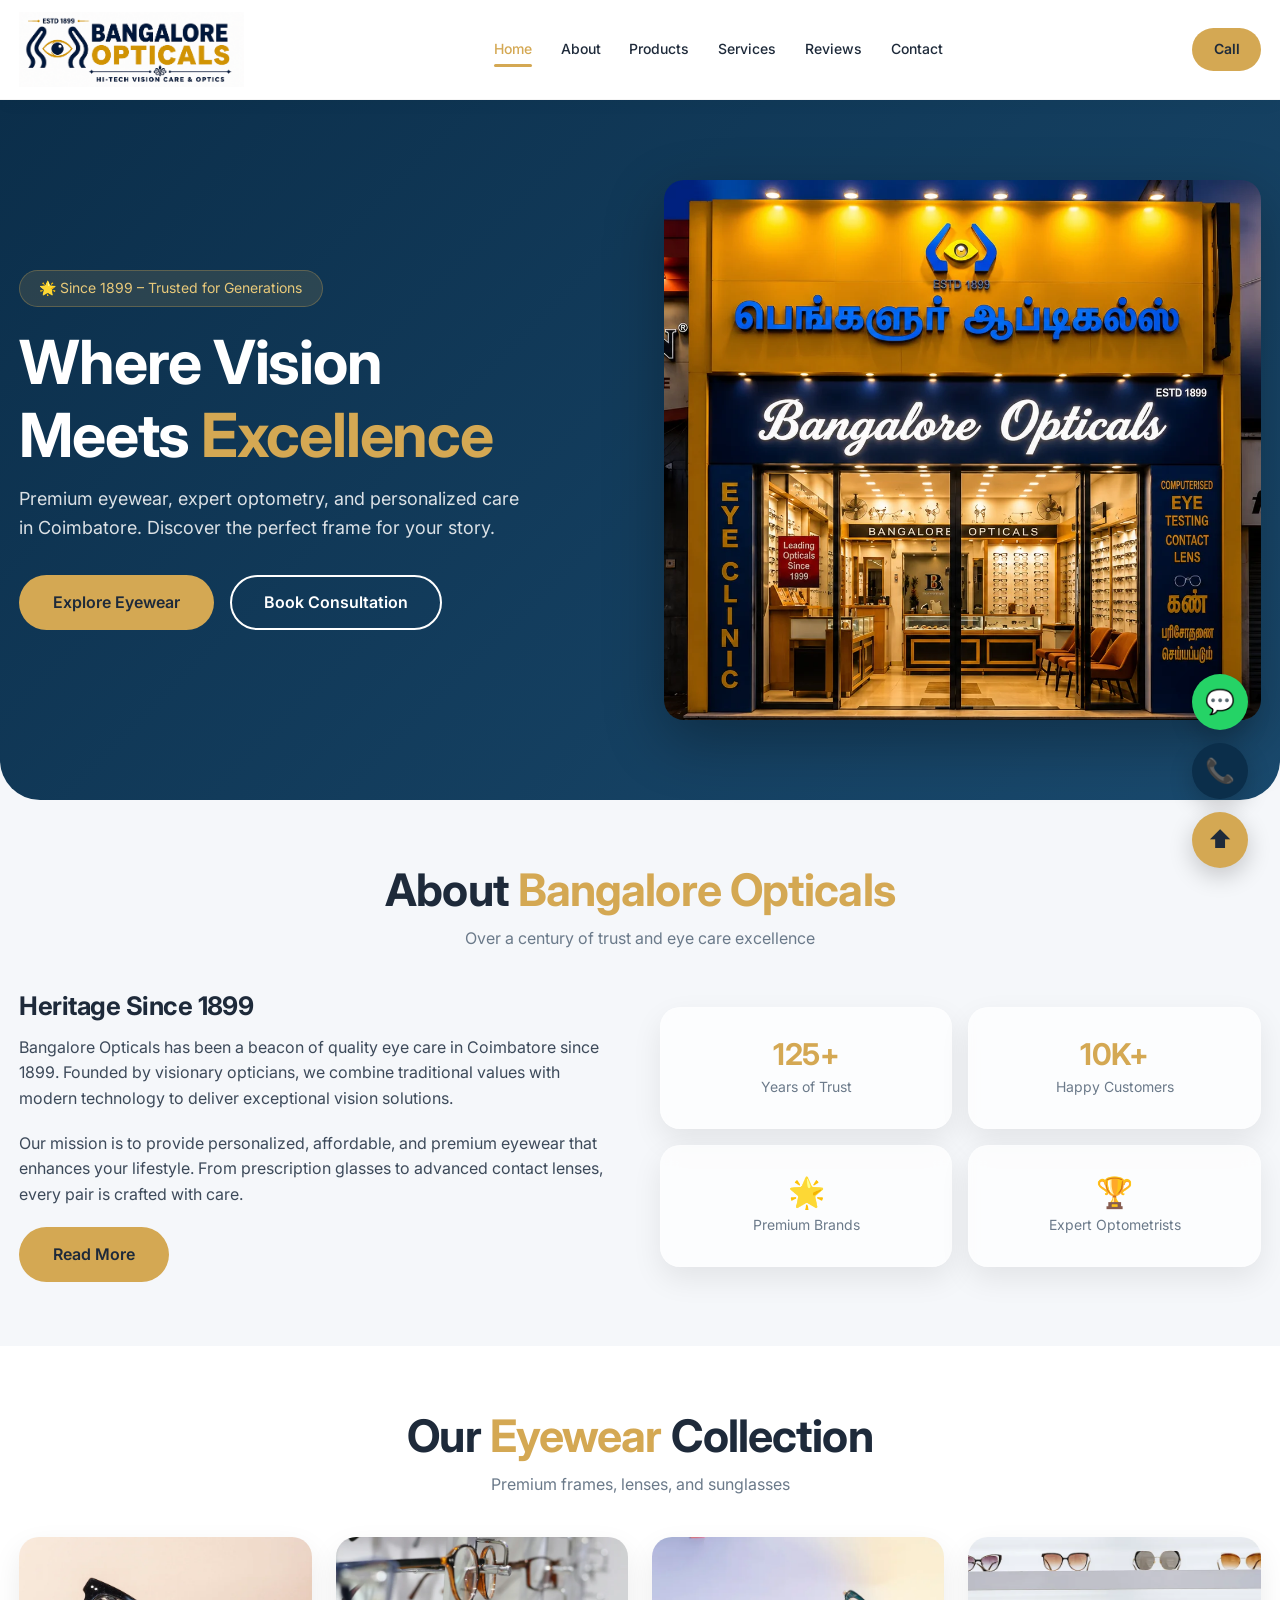
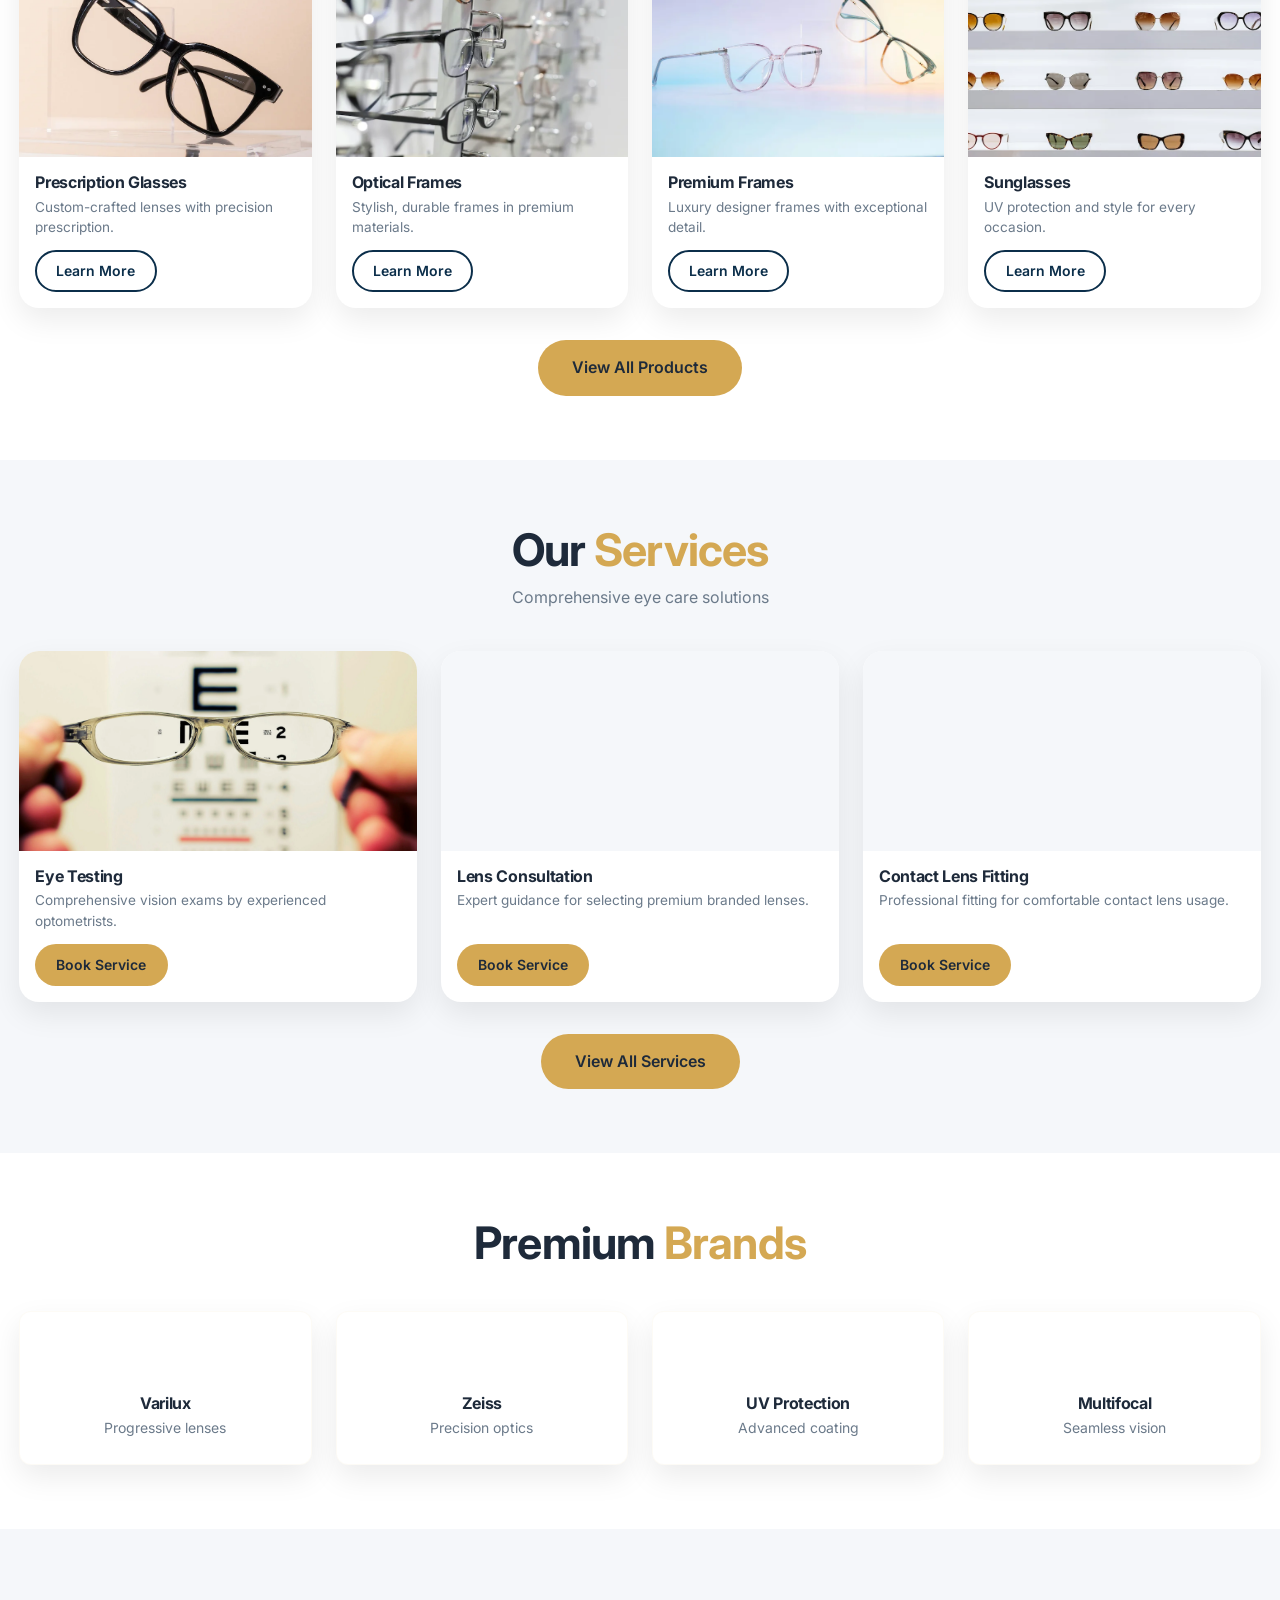
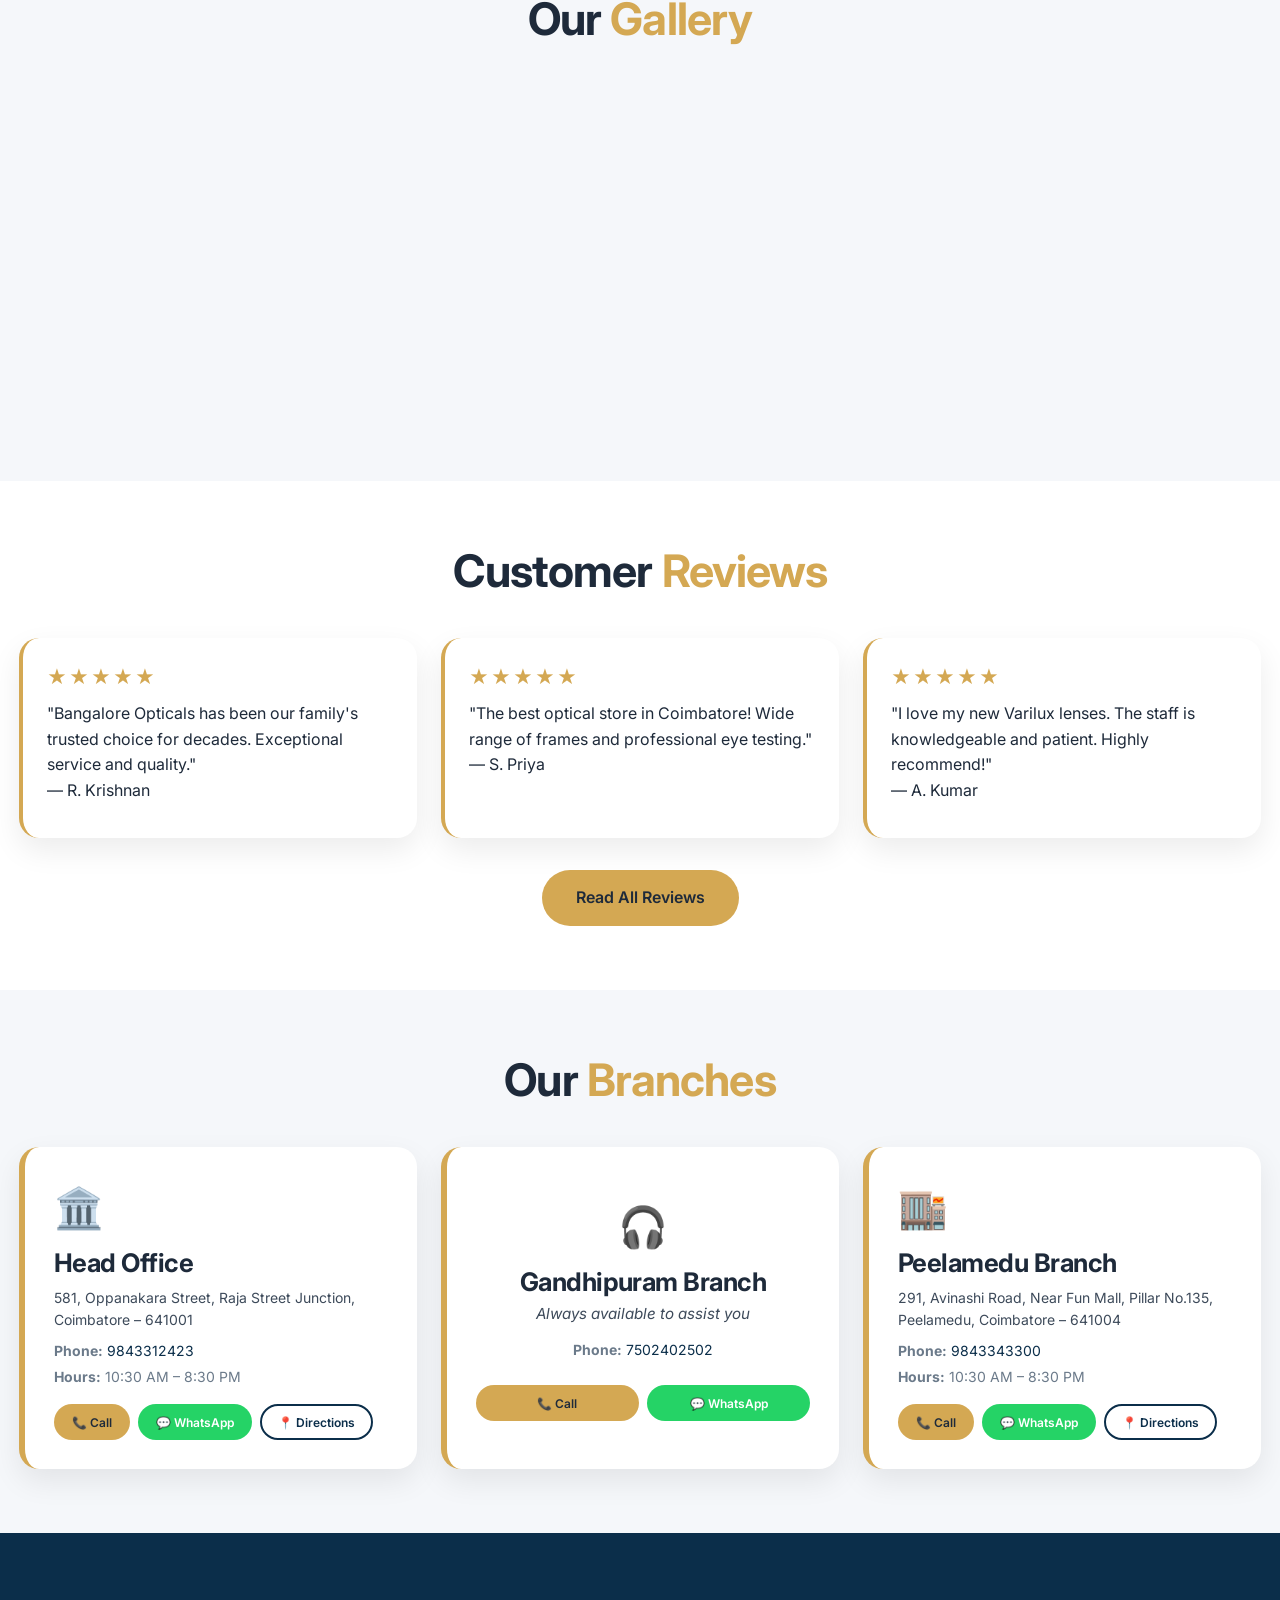
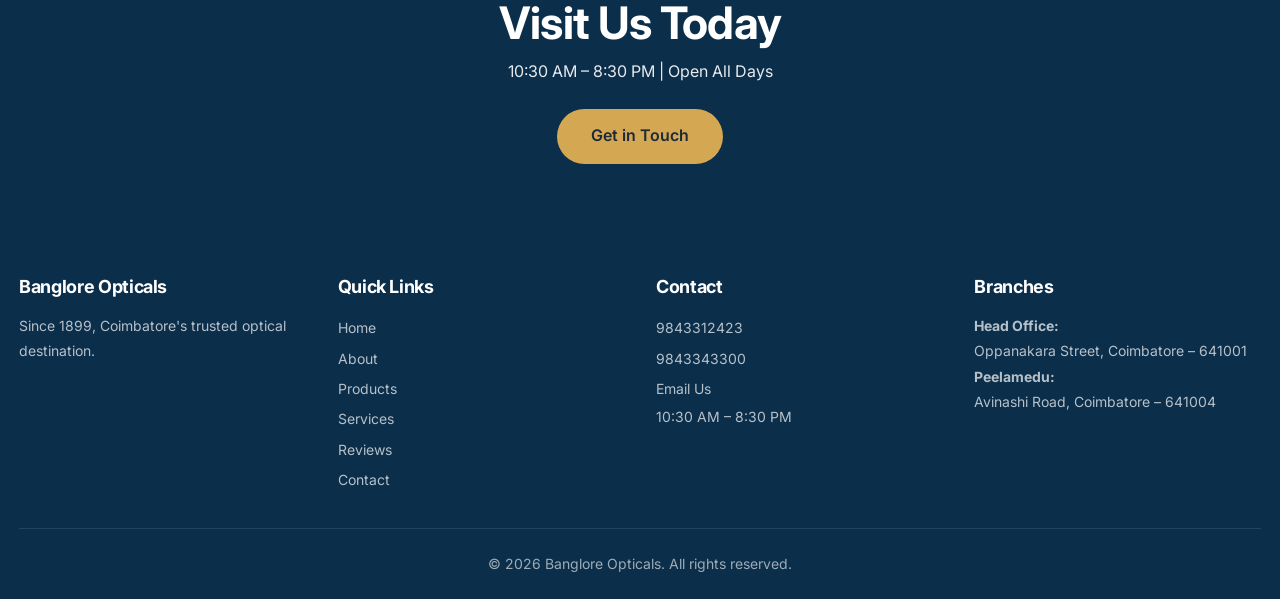
<file: index.html>
<!DOCTYPE html>
<html lang="en">
<head>
    <!-- Google tag (gtag.js) -->
    <script async src="https://www.googletagmanager.com/gtag/js?id=G-YBCKCX7HHE"></script>
    <script>
      window.dataLayer = window.dataLayer || [];
      function gtag(){dataLayer.push(arguments);}
      gtag('js', new Date());
      gtag('config', 'G-YBCKCX7HHE');
    </script>
    
    <meta charset="UTF-8">
    <meta name="viewport" content="width=device-width, initial-scale=1.0">
    <title>Bangalore Opticals | Optical Shop in Coimbatore - Eyeglasses & Eye Care</title>
    <meta name="description" content="Bangalore Opticals is a trusted optical shop in Coimbatore offering premium eyeglasses, sunglasses, contact lenses, and expert eye testing since 1899. Visit us today!">
    <meta name="keywords" content="optical shop in Coimbatore, eyeglasses in Coimbatore, eye testing in Coimbatore, contact lenses in Coimbatore, sunglasses in Coimbatore, Bangalore Opticals">
    <link rel="canonical" href="https://bangaloreopticals.in/">
    
    <!-- Open Graph -->
    <meta property="og:title" content="Bangalore Opticals | Optical Shop in Coimbatore - Eyeglasses & Eye Care">
    <meta property="og:description" content="Bangalore Opticals in Coimbatore offers premium eyeglasses, sunglasses, contact lenses, and expert eye testing. Trusted since 1899.">
    <meta property="og:type" content="website">
    <meta property="og:url" content="https://bangaloreopticals.in/">
    <meta property="og:image" content="https://bangaloreopticals.in/assets/images/hero/hero-banner.webp">
    <meta property="og:site_name" content="Bangalore Opticals">
    <meta property="og:image:width" content="1200">
    <meta property="og:image:height" content="630">
    
    <!-- Twitter Card -->
    <meta name="twitter:card" content="summary_large_image">
    <meta name="twitter:title" content="Bangalore Opticals | Optical Shop in Coimbatore">
    <meta name="twitter:description" content="Premium eyeglasses, sunglasses, contact lenses, and eye testing in Coimbatore. Trusted since 1899.">
    <meta name="twitter:image" content="https://bangaloreopticals.in/assets/images/hero/hero-banner.webp">
    
    <link rel="icon" href="favicon.ico">
    <link rel="apple-touch-icon" href="assets/images/favicon/apple-touch-icon.png">
    <link rel="manifest" href="manifest.json">
    
    <link rel="preconnect" href="https://fonts.googleapis.com">
    <link rel="preconnect" href="https://fonts.gstatic.com" crossorigin>
    <link href="https://fonts.googleapis.com/css2?family=Inter:opsz,wght@14..32,300;14..32,400;14..32,500;14..32,600;14..32,700;14..32,800&display=swap" rel="stylesheet">
    
    <link rel="stylesheet" href="assets/css/style.css">
</head>
<body>
    <div data-component="header"></div>

    <main class="main-content">
        <!-- HERO SECTION -->
        <section class="hero" id="home">
            <div class="container">
                <div class="hero-grid">
                    <div class="hero-content">
                        <div class="hero-badge">🌟 Since 1899 – Trusted for Generations</div>
                        <h1>Where Vision <br>Meets <span class="highlight">Excellence</span></h1>
                        <p>Premium eyewear, expert optometry, and personalized care in Coimbatore. Discover the perfect frame for your story.</p>
                        <div class="hero-buttons">
                            <a href="products.html" class="btn btn-accent">Explore Eyewear</a>
                            <a href="contact.html" class="btn btn-outline-light">Book Consultation</a>
                        </div>
                    </div>
                    <div class="hero-image">
                        <img src="assets/images/hero/hero-banner.webp" alt="Bangalore Opticals premium eyewear showroom in Coimbatore" loading="eager" fetchpriority="high" width="600" height="400" decoding="async">
                    </div>
                </div>
            </div>
        </section>

        <!-- ABOUT PREVIEW -->
        <section class="section" id="about">
            <div class="container">
                <div class="section-title">
                    <h2>About <span>Bangalore Opticals</span></h2>
                    <p>Over a century of trust and eye care excellence</p>
                </div>
                <div class="about-grid">
                    <div class="about-content">
                        <h3>Heritage Since 1899</h3>
                        <p>Bangalore Opticals has been a beacon of quality eye care in Coimbatore since 1899. Founded by visionary opticians, we combine traditional values with modern technology to deliver exceptional vision solutions.</p>
                        <p>Our mission is to provide personalized, affordable, and premium eyewear that enhances your lifestyle. From prescription glasses to advanced contact lenses, every pair is crafted with care.</p>
                        <a href="about.html" class="btn btn-accent">Read More</a>
                    </div>
                    <div class="stats-grid">
                        <div class="stat-card"><h3>125+</h3><p>Years of Trust</p></div>
                        <div class="stat-card"><h3>10K+</h3><p>Happy Customers</p></div>
                        <div class="stat-card"><h3>🌟</h3><p>Premium Brands</p></div>
                        <div class="stat-card"><h3>🏆</h3><p>Expert Optometrists</p></div>
                    </div>
                </div>
            </div>
        </section>

        <!-- PRODUCTS -->
        <section class="section" id="products" style="background: var(--white);">
            <div class="container">
                <div class="section-title">
                    <h2>Our <span>Eyewear</span> Collection</h2>
                    <p>Premium frames, lenses, and sunglasses</p>
                </div>
                
                <div class="product-grid-home">
                    <div class="product-card-home">
                        <div class="product-image-wrapper-home">
                            <img src="assets/images/products/prescription-glasses.webp" alt="Prescription glasses in Coimbatore" loading="lazy" decoding="async">
                        </div>
                        <div class="product-info-home">
                            <h4>Prescription Glasses</h4>
                            <p>Custom-crafted lenses with precision prescription.</p>
                            <a href="products.html" class="btn btn-outline btn-sm">Learn More</a>
                        </div>
                    </div>
                    
                    <div class="product-card-home">
                        <div class="product-image-wrapper-home">
                            <img src="assets/images/products/optical-frames.webp" alt="Optical frames in Coimbatore" loading="lazy" decoding="async">
                        </div>
                        <div class="product-info-home">
                            <h4>Optical Frames</h4>
                            <p>Stylish, durable frames in premium materials.</p>
                            <a href="products.html" class="btn btn-outline btn-sm">Learn More</a>
                        </div>
                    </div>
                    
                    <div class="product-card-home">
                        <div class="product-image-wrapper-home">
                            <img src="assets/images/products/premium-frames.webp" alt="Premium frames in Coimbatore" loading="lazy" decoding="async">
                        </div>
                        <div class="product-info-home">
                            <h4>Premium Frames</h4>
                            <p>Luxury designer frames with exceptional detail.</p>
                            <a href="products.html" class="btn btn-outline btn-sm">Learn More</a>
                        </div>
                    </div>
                    
                    <div class="product-card-home">
                        <div class="product-image-wrapper-home">
                            <img src="assets/images/products/sunglasses.webp" alt="Sunglasses with UV protection in Coimbatore" loading="lazy" decoding="async">
                        </div>
                        <div class="product-info-home">
                            <h4>Sunglasses</h4>
                            <p>UV protection and style for every occasion.</p>
                            <a href="products.html" class="btn btn-outline btn-sm">Learn More</a>
                        </div>
                    </div>
                </div>
                
                <div class="text-center" style="margin-top: 2rem;">
                    <a href="products.html" class="btn btn-accent">View All Products</a>
                </div>
            </div>
        </section>

        <!-- SERVICES -->
        <section class="section" id="services">
            <div class="container">
                <div class="section-title">
                    <h2>Our <span>Services</span></h2>
                    <p>Comprehensive eye care solutions</p>
                </div>
                
                <div class="service-grid-home">
                    <div class="service-card-home">
                        <div class="service-image-wrapper-home">
                            <img src="assets/images/services/eye-testing.webp" alt="Eye testing services in Coimbatore" loading="eager" fetchpriority="high" width="400" height="300" decoding="async">
                        </div>
                        <div class="service-info-home">
                            <h4>Eye Testing</h4>
                            <p>Comprehensive vision exams by experienced optometrists.</p>
                            <a href="services.html" class="btn btn-accent btn-sm">Book Service</a>
                        </div>
                    </div>
                    
                    <div class="service-card-home">
                        <div class="service-image-wrapper-home">
                            <img src="assets/images/services/lens-consultation.webp" alt="Lens consultation in Coimbatore" loading="eager" fetchpriority="high" width="400" height="300" decoding="async">
                        </div>
                        <div class="service-info-home">
                            <h4>Lens Consultation</h4>
                            <p>Expert guidance for selecting premium branded lenses.</p>
                            <a href="services.html" class="btn btn-accent btn-sm">Book Service</a>
                        </div>
                    </div>
                    
                    <div class="service-card-home">
                        <div class="service-image-wrapper-home">
                            <img src="assets/images/services/contact-lens-fitting.webp" alt="Contact lens fitting in Coimbatore" loading="eager" fetchpriority="high" width="400" height="300" decoding="async">
                        </div>
                        <div class="service-info-home">
                            <h4>Contact Lens Fitting</h4>
                            <p>Professional fitting for comfortable contact lens usage.</p>
                            <a href="services.html" class="btn btn-accent btn-sm">Book Service</a>
                        </div>
                    </div>
                </div>
                
                <div class="text-center" style="margin-top: 2rem;">
                    <a href="services.html" class="btn btn-accent">View All Services</a>
                </div>
            </div>
        </section>

        <!-- BRANDS -->
        <section class="section" style="background: var(--white);">
            <div class="container">
                <div class="section-title">
                    <h2>Premium <span>Brands</span></h2>
                </div>
                <div class="brands-grid-home">
                    <div class="brand-card-home">
                        <div class="brand-logo-wrapper-home">
                            <img src="assets/images/brands/varilux.webp" alt="Varilux progressive lenses" loading="lazy" decoding="async">
                        </div>
                        <h4>Varilux</h4>
                        <p>Progressive lenses</p>
                    </div>
                    <div class="brand-card-home">
                        <div class="brand-logo-wrapper-home">
                            <img src="assets/images/brands/zeiss.webp" alt="Zeiss precision optics" loading="lazy" decoding="async">
                        </div>
                        <h4>Zeiss</h4>
                        <p>Precision optics</p>
                    </div>
                    <div class="brand-card-home">
                        <div class="brand-logo-wrapper-home">
                            <img src="assets/images/brands/uv-protect.webp" alt="UV Protection advanced lens coating" loading="lazy" decoding="async">
                        </div>
                        <h4>UV Protection</h4>
                        <p>Advanced coating</p>
                    </div>
                    <div class="brand-card-home">
                        <div class="brand-logo-wrapper-home">
                            <img src="assets/images/brands/multifocal.webp" alt="Multifocal seamless vision lenses" loading="lazy" decoding="async">
                        </div>
                        <h4>Multifocal</h4>
                        <p>Seamless vision</p>
                    </div>
                </div>
            </div>
        </section>

        <!-- GALLERY -->
        <section class="section">
            <div class="container">
                <div class="section-title">
                    <h2>Our <span>Gallery</span></h2>
                </div>
                <div class="gallery-grid">
                    <div class="gallery-image-wrapper">
                        <img src="assets/images/gallery/gallery-01.webp" alt="Bangalore Opticals showroom in Coimbatore" loading="lazy" decoding="async">
                    </div>
                    <div class="gallery-image-wrapper">
                        <img src="assets/images/gallery/gallery-02.webp" alt="Eyewear collection at Bangalore Opticals" loading="lazy" decoding="async">
                    </div>
                    <div class="gallery-image-wrapper">
                        <img src="assets/images/gallery/gallery-03.webp" alt="Premium frames display at optical shop in Coimbatore" loading="lazy" decoding="async">
                    </div>
                    <div class="gallery-image-wrapper">
                        <img src="assets/images/gallery/gallery-04.webp" alt="Sunglasses collection in Coimbatore" loading="lazy" decoding="async">
                    </div>
                    <div class="gallery-image-wrapper">
                        <img src="assets/images/gallery/gallery-05.webp" alt="Optical shop interior at Bangalore Opticals" loading="lazy" decoding="async">
                    </div>
                    <div class="gallery-image-wrapper">
                        <img src="assets/images/gallery/gallery-06.webp" alt="Eye testing equipment at optical store in Coimbatore" loading="lazy" decoding="async">
                    </div>
                </div>
            </div>
        </section>

        <!-- TESTIMONIALS -->
        <section class="section" id="testimonials" style="background: var(--white);">
            <div class="container">
                <div class="section-title">
                    <h2>Customer <span>Reviews</span></h2>
                </div>
                <div class="testimonial-grid">
                    <div class="testimonial-card">
                        <div class="stars">★★★★★</div>
                        <p>"Bangalore Opticals has been our family's trusted choice for decades. Exceptional service and quality."</p>
                        <p class="testimonial-author">— R. Krishnan</p>
                    </div>
                    <div class="testimonial-card">
                        <div class="stars">★★★★★</div>
                        <p>"The best optical store in Coimbatore! Wide range of frames and professional eye testing."</p>
                        <p class="testimonial-author">— S. Priya</p>
                    </div>
                    <div class="testimonial-card">
                        <div class="stars">★★★★★</div>
                        <p>"I love my new Varilux lenses. The staff is knowledgeable and patient. Highly recommend!"</p>
                        <p class="testimonial-author">— A. Kumar</p>
                    </div>
                </div>
                <div class="text-center" style="margin-top: 2rem;">
                    <a href="testimonials.html" class="btn btn-accent">Read All Reviews</a>
                </div>
            </div>
        </section>

        <!-- BRANCHES & GANDHIPURAM BRANCH -->
        <section class="section" id="contact">
            <div class="container">
                <div class="section-title">
                    <h2>Our <span>Branches</span></h2>
                </div>
                <div class="branch-grid-three">
                    <div class="branch-card">
                        <div class="branch-icon">🏛️</div>
                        <h3>Head Office</h3>
                        <p class="address">581, Oppanakara Street, Raja Street Junction, Coimbatore – 641001</p>
                        <p class="phone"><strong>Phone:</strong> <a href="tel:9843312423">9843312423</a></p>
                        <p class="hours"><strong>Hours:</strong> 10:30 AM – 8:30 PM</p>
                        <div class="branch-actions">
                            <a href="tel:9843312423" class="btn btn-sm btn-accent">📞 Call</a>
                            <a href="https://wa.me/919843312423" target="_blank" rel="noopener" class="btn btn-sm" style="background:#25D366; color:white;">💬 WhatsApp</a>
                            <a href="contact.html#branches" class="btn btn-sm btn-outline">📍 Directions</a>
                        </div>
                    </div>

                    <div class="branch-card support-card">
                        <div class="branch-icon">🎧</div>
                        <h3>Gandhipuram Branch</h3>
                        <p class="support-text">Always available to assist you</p>
                        <p class="phone"><strong>Phone:</strong> <a href="tel:+917502402502">7502402502</a></p>
                        <div class="branch-actions support-actions">
                            <a href="tel:+917502402502" class="btn btn-sm btn-accent">📞 Call</a>
                            <a href="https://wa.me/917502402502" target="_blank" rel="noopener" class="btn btn-sm" style="background:#25D366; color:white;">💬 WhatsApp</a>
                        </div>
                    </div>

                    <div class="branch-card">
                        <div class="branch-icon">🏬</div>
                        <h3>Peelamedu Branch</h3>
                        <p class="address">291, Avinashi Road, Near Fun Mall, Pillar No.135, Peelamedu, Coimbatore – 641004</p>
                        <p class="phone"><strong>Phone:</strong> <a href="tel:9843343300">9843343300</a></p>
                        <p class="hours"><strong>Hours:</strong> 10:30 AM – 8:30 PM</p>
                        <div class="branch-actions">
                            <a href="tel:9843343300" class="btn btn-sm btn-accent">📞 Call</a>
                            <a href="https://wa.me/919843343300" target="_blank" rel="noopener" class="btn btn-sm" style="background:#25D366; color:white;">💬 WhatsApp</a>
                            <a href="contact.html#branches" class="btn btn-sm btn-outline">📍 Directions</a>
                        </div>
                    </div>
                </div>
            </div>
        </section>

        <!-- CTA -->
        <section class="section" style="background: var(--primary); color: var(--white);">
            <div class="container text-center">
                <h2 style="color: var(--white);">Visit Us Today</h2>
                <p style="color: rgba(255, 255, 255, 0.9); margin-bottom: 1.5rem;">10:30 AM – 8:30 PM | Open All Days</p>
                <a href="contact.html" class="btn btn-accent">Get in Touch</a>
            </div>
        </section>
    </main>

    <div data-component="footer"></div>
    <div data-component="floating-buttons"></div>

    <script src="assets/js/components.js"></script>
    <script src="assets/js/main.js"></script>
    
    <!-- Schema Markup - Optical Store -->
    <script type="application/ld+json">
    {
        "@context": "https://schema.org",
        "@type": "OpticalStore",
        "name": "Bangalore Opticals",
        "image": "https://bangaloreopticals.in/assets/images/logo/logo.png",
        "description": "Bangalore Opticals is a trusted optical shop in Coimbatore, offering premium eyeglasses, sunglasses, contact lenses, and expert eye care since 1899.",
        "telephone": "+919843312423",
        "email": "newbangaloreopticals@gmail.com",
        "priceRange": "₹₹",
        "foundingDate": "1899",
        "url": "https://bangaloreopticals.in/",
        "address": {
            "@type": "PostalAddress",
            "streetAddress": "581, Oppanakara Street, Raja Street Junction",
            "addressLocality": "Coimbatore",
            "addressRegion": "Tamil Nadu",
            "postalCode": "641001",
            "addressCountry": "IN"
        },
        "openingHours": "Mo-Su 10:30-20:30",
        "geo": {
            "@type": "GeoCoordinates",
            "latitude": "10.995151",
            "longitude": "76.956736"
        },
        "hasOfferCatalog": {
            "@type": "OfferCatalog",
            "name": "Eyewear Services",
            "itemListElement": [
                {
                    "@type": "Offer",
                    "itemOffered": {
                        "@type": "Service",
                        "name": "Eye Testing"
                    }
                },
                {
                    "@type": "Offer",
                    "itemOffered": {
                        "@type": "Service",
                        "name": "Lens Consultation"
                    }
                },
                {
                    "@type": "Offer",
                    "itemOffered": {
                        "@type": "Service",
                        "name": "Contact Lens Fitting"
                    }
                },
                {
                    "@type": "Offer",
                    "itemOffered": {
                        "@type": "Product",
                        "name": "Eyeglasses"
                    }
                },
                {
                    "@type": "Offer",
                    "itemOffered": {
                        "@type": "Product",
                        "name": "Sunglasses"
                    }
                },
                {
                    "@type": "Offer",
                    "itemOffered": {
                        "@type": "Product",
                        "name": "Contact Lenses"
                    }
                }
            ]
        }
    }
    </script>
</body>
</html>
</file>
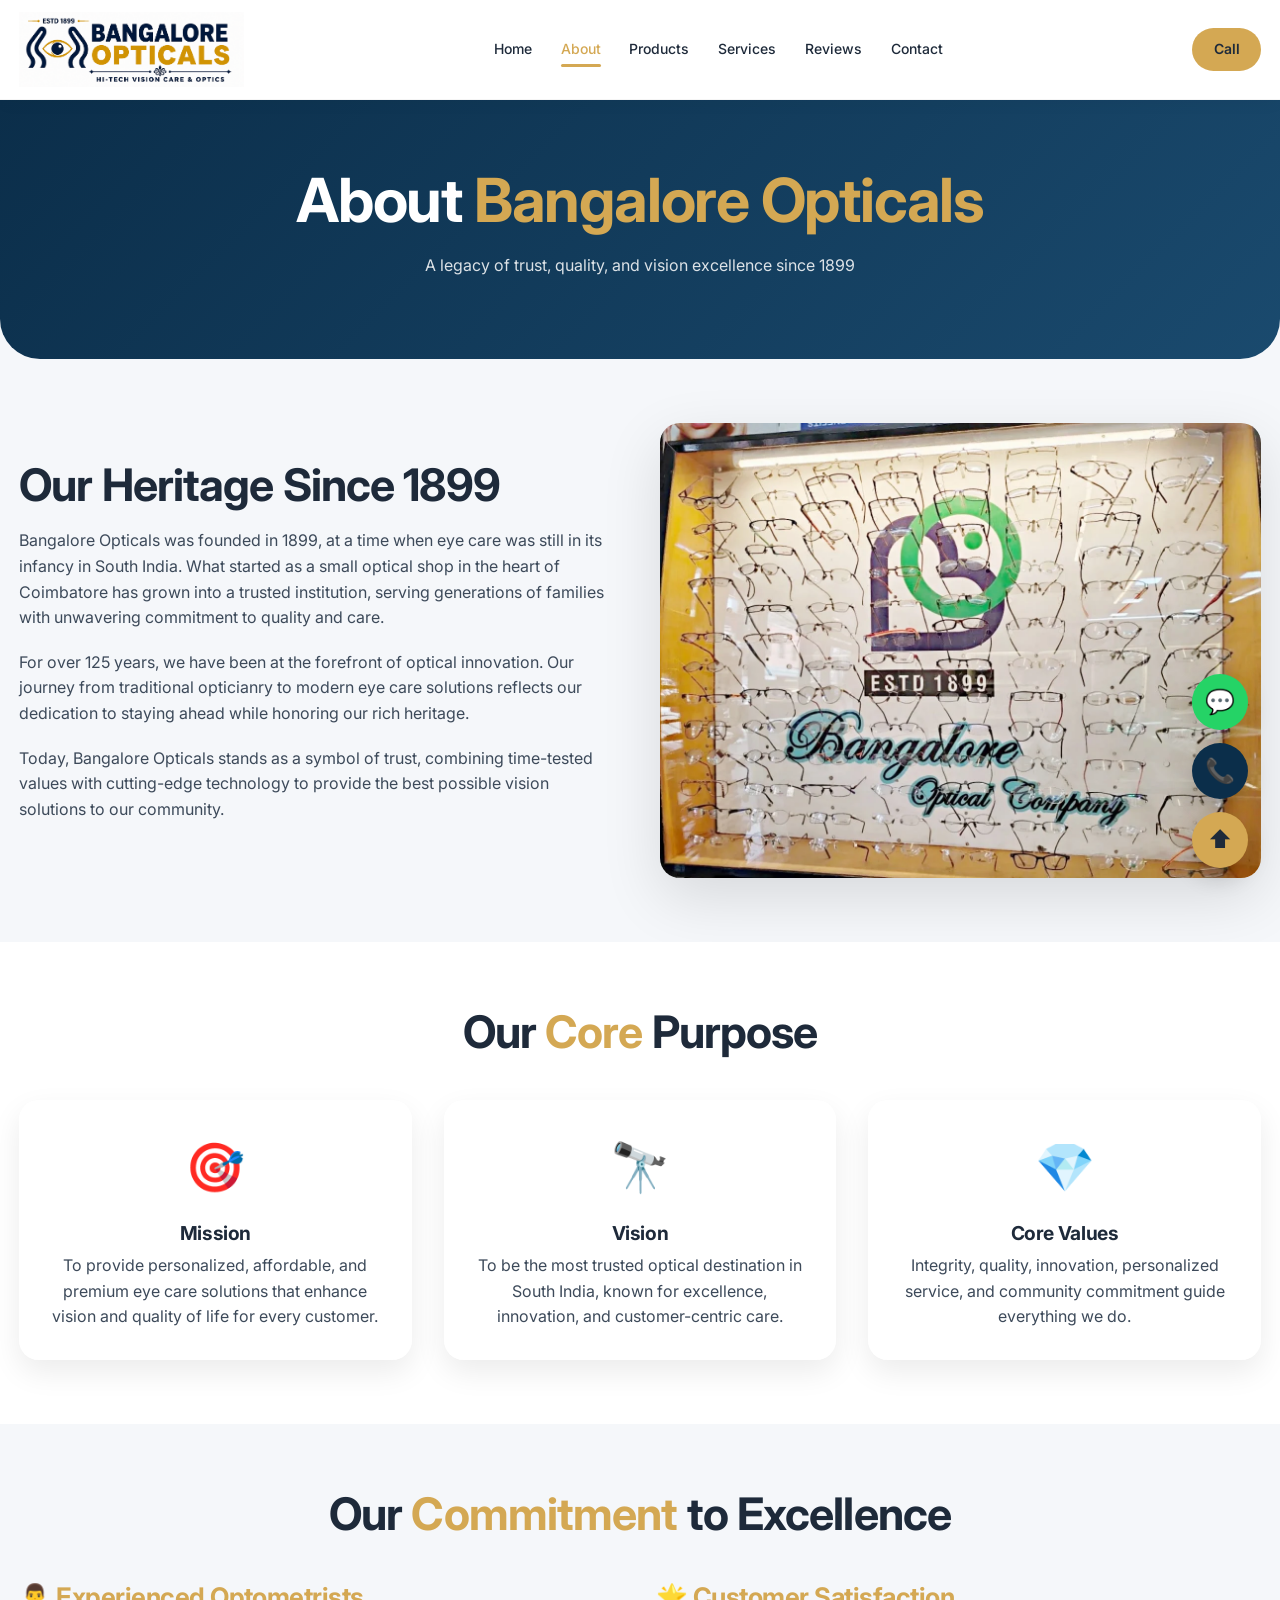
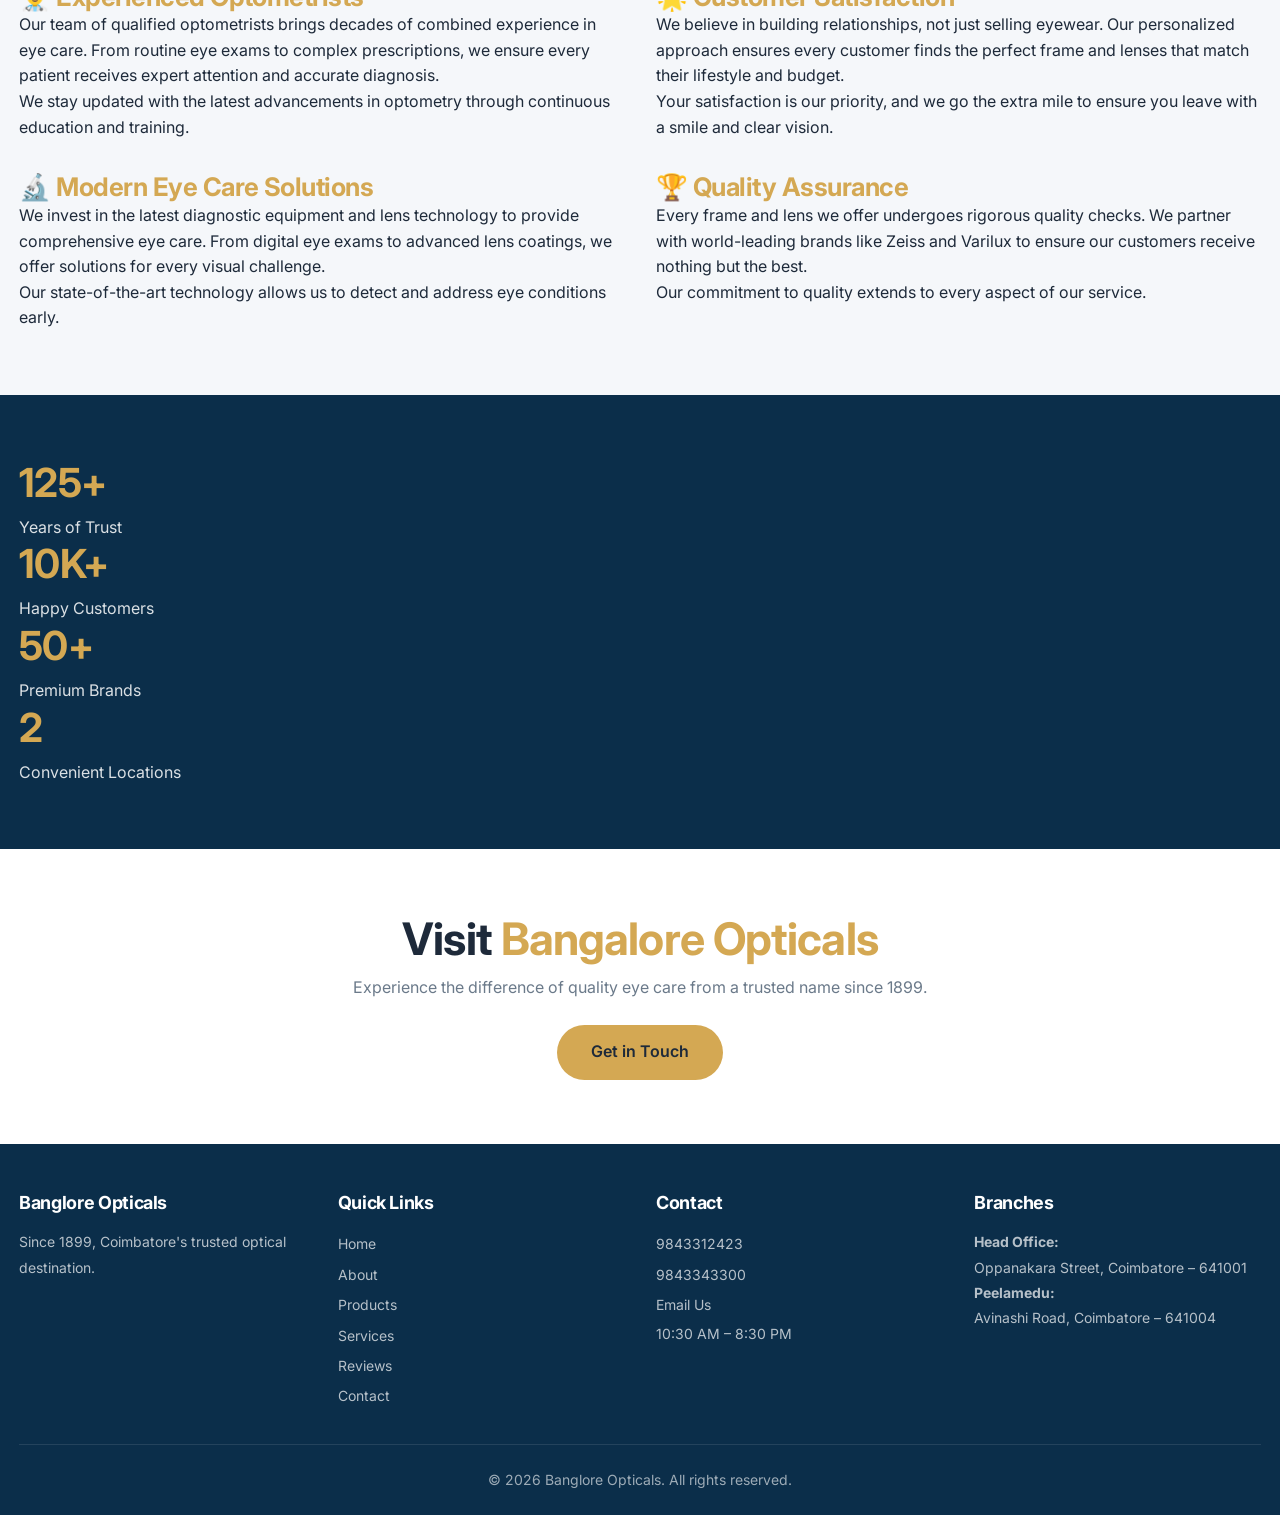
<file: about.html>
<!DOCTYPE html>
<html lang="en">
<head>
    <!-- Google tag (gtag.js) -->
    <script async src="https://www.googletagmanager.com/gtag/js?id=G-YBCKCX7HHE"></script>
    <script>
      window.dataLayer = window.dataLayer || [];
      function gtag(){dataLayer.push(arguments);}
      gtag('js', new Date());
      gtag('config', 'G-YBCKCX7HHE');
    </script>
    
    <meta charset="UTF-8">
    <meta name="viewport" content="width=device-width, initial-scale=1.0">
    <title>About Bangalore Opticals | Trusted Optical Shop in Coimbatore Since 1899</title>
    <meta name="description" content="Learn about Bangalore Opticals, a trusted optical shop in Coimbatore since 1899. Discover our mission, vision, and commitment to quality eye care.">
    <meta name="keywords" content="about Bangalore Opticals, optical shop history Coimbatore, trusted opticians Coimbatore, eye care Coimbatore">
    <link rel="canonical" href="https://bangaloreopticals.in/about.html">
    
    <meta property="og:title" content="About Bangalore Opticals | Trusted Optical Shop in Coimbatore Since 1899">
    <meta property="og:description" content="Discover the legacy of Bangalore Opticals - trusted eye care in Coimbatore since 1899.">
    <meta property="og:url" content="https://bangaloreopticals.in/about.html">
    <meta property="og:image" content="https://bangaloreopticals.in/assets/images/hero/about-banner.webp">
    <meta property="og:site_name" content="Bangalore Opticals">
    <meta property="og:type" content="website">
    
    <link rel="icon" href="favicon.ico">
    <link rel="manifest" href="manifest.json">
    <link rel="preconnect" href="https://fonts.googleapis.com">
    <link rel="preconnect" href="https://fonts.gstatic.com" crossorigin>
    <link href="https://fonts.googleapis.com/css2?family=Inter:opsz,wght@14..32,300;14..32,400;14..32,500;14..32,600;14..32,700;14..32,800&display=swap" rel="stylesheet">
    <link rel="stylesheet" href="assets/css/style.css">
</head>
<body>
    <div data-component="header"></div>

    <main class="main-content">
        <section class="hero" style="padding: 4rem 0; border-radius: 0 0 40px 40px;">
            <div class="container text-center">
                <h1 style="color: var(--white);">About <span style="color: var(--accent);">Bangalore Opticals</span></h1>
                <p style="color: rgba(255, 255, 255, 0.85); max-width: 700px; margin: 1rem auto;">A legacy of trust, quality, and vision excellence since 1899</p>
            </div>
        </section>

        <section class="section">
            <div class="container">
                <div class="about-grid">
                    <div class="about-content">
                        <h2>Our Heritage Since 1899</h2>
                        <div class="divider" style="margin: 1rem 0;"></div>
                        <p>Bangalore Opticals was founded in 1899, at a time when eye care was still in its infancy in South India. What started as a small optical shop in the heart of Coimbatore has grown into a trusted institution, serving generations of families with unwavering commitment to quality and care.</p>
                        <p>For over 125 years, we have been at the forefront of optical innovation. Our journey from traditional opticianry to modern eye care solutions reflects our dedication to staying ahead while honoring our rich heritage.</p>
                        <p>Today, Bangalore Opticals stands as a symbol of trust, combining time-tested values with cutting-edge technology to provide the best possible vision solutions to our community.</p>
                    </div>
                    <div class="about-image-wrapper">
                        <img src="assets/images/hero/about-banner.webp" alt="Bangalore Opticals historic optical shop in Coimbatore since 1899" loading="lazy" width="600" height="400" style="border-radius: 20px; box-shadow: var(--shadow-lg); width: 100%;">
                    </div>
                </div>
            </div>
        </section>

        <section class="section" style="background: var(--white);">
            <div class="container">
                <div class="section-title">
                    <h2>Our <span>Core</span> Purpose</h2>
                </div>
                <div class="core-purpose-grid" id="core-purpose">
                    <div class="core-purpose-card">
                        <div class="core-purpose-icon">🎯</div>
                        <h3>Mission</h3>
                        <p>To provide personalized, affordable, and premium eye care solutions that enhance vision and quality of life for every customer.</p>
                    </div>
                    
                    <div class="core-purpose-card">
                        <div class="core-purpose-icon">🔭</div>
                        <h3>Vision</h3>
                        <p>To be the most trusted optical destination in South India, known for excellence, innovation, and customer-centric care.</p>
                    </div>
                    
                    <div class="core-purpose-card">
                        <div class="core-purpose-icon">💎</div>
                        <h3>Core Values</h3>
                        <p>Integrity, quality, innovation, personalized service, and community commitment guide everything we do.</p>
                    </div>
                </div>
            </div>
        </section>

        <section class="section">
            <div class="container">
                <div class="section-title">
                    <h2>Our <span>Commitment</span> to Excellence</h2>
                </div>
                <div class="grid-2">
                    <div class="commitment-card">
                        <h3 style="color: var(--accent);">👨‍⚕️ Experienced Optometrists</h3>
                        <p>Our team of qualified optometrists brings decades of combined experience in eye care. From routine eye exams to complex prescriptions, we ensure every patient receives expert attention and accurate diagnosis.</p>
                        <p>We stay updated with the latest advancements in optometry through continuous education and training.</p>
                    </div>
                    <div class="commitment-card">
                        <h3 style="color: var(--accent);">🌟 Customer Satisfaction</h3>
                        <p>We believe in building relationships, not just selling eyewear. Our personalized approach ensures every customer finds the perfect frame and lenses that match their lifestyle and budget.</p>
                        <p>Your satisfaction is our priority, and we go the extra mile to ensure you leave with a smile and clear vision.</p>
                    </div>
                    <div class="commitment-card">
                        <h3 style="color: var(--accent);">🔬 Modern Eye Care Solutions</h3>
                        <p>We invest in the latest diagnostic equipment and lens technology to provide comprehensive eye care. From digital eye exams to advanced lens coatings, we offer solutions for every visual challenge.</p>
                        <p>Our state-of-the-art technology allows us to detect and address eye conditions early.</p>
                    </div>
                    <div class="commitment-card">
                        <h3 style="color: var(--accent);">🏆 Quality Assurance</h3>
                        <p>Every frame and lens we offer undergoes rigorous quality checks. We partner with world-leading brands like Zeiss and Varilux to ensure our customers receive nothing but the best.</p>
                        <p>Our commitment to quality extends to every aspect of our service.</p>
                    </div>
                </div>
            </div>
        </section>

        <section class="section" style="background: var(--primary); color: var(--white);">
            <div class="container">
                <div class="stats-grid-about">
                    <div class="stat-card-about">
                        <h2 style="color: var(--accent); font-size: 2.5rem;">125+</h2>
                        <p style="color: rgba(255, 255, 255, 0.85);">Years of Trust</p>
                    </div>
                    <div class="stat-card-about">
                        <h2 style="color: var(--accent); font-size: 2.5rem;">10K+</h2>
                        <p style="color: rgba(255, 255, 255, 0.85);">Happy Customers</p>
                    </div>
                    <div class="stat-card-about">
                        <h2 style="color: var(--accent); font-size: 2.5rem;">50+</h2>
                        <p style="color: rgba(255, 255, 255, 0.85);">Premium Brands</p>
                    </div>
                    <div class="stat-card-about">
                        <h2 style="color: var(--accent); font-size: 2.5rem;">2</h2>
                        <p style="color: rgba(255, 255, 255, 0.85);">Convenient Locations</p>
                    </div>
                </div>
            </div>
        </section>

        <section class="section" style="background: var(--white);">
            <div class="container text-center">
                <h2>Visit <span style="color: var(--accent);">Bangalore Opticals</span></h2>
                <p style="color: var(--gray); max-width: 600px; margin: 0.5rem auto 1.5rem;">Experience the difference of quality eye care from a trusted name since 1899.</p>
                <a href="contact.html" class="btn btn-accent">Get in Touch</a>
            </div>
        </section>
    </main>

    <div data-component="footer"></div>
    <div data-component="floating-buttons"></div>

    <script src="assets/js/components.js"></script>
    <script src="assets/js/main.js"></script>
</body>
</html>
</file>
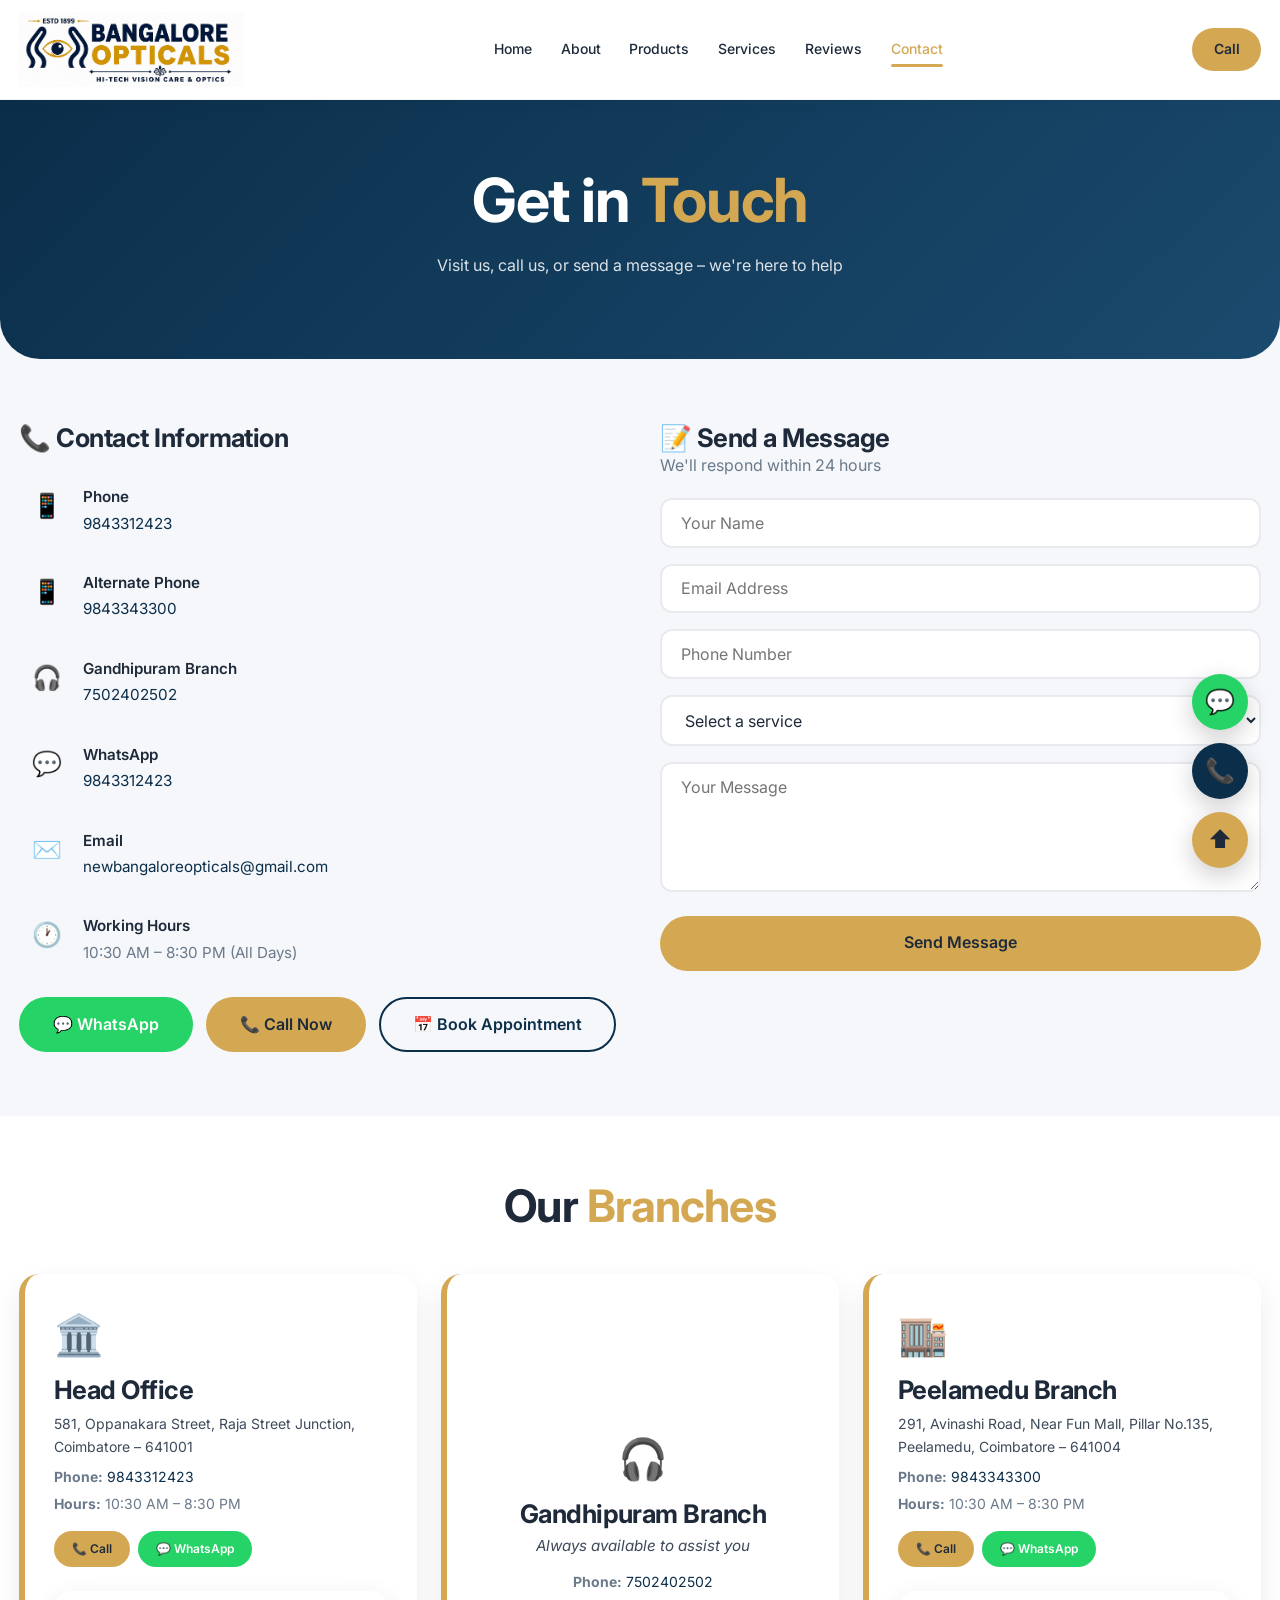
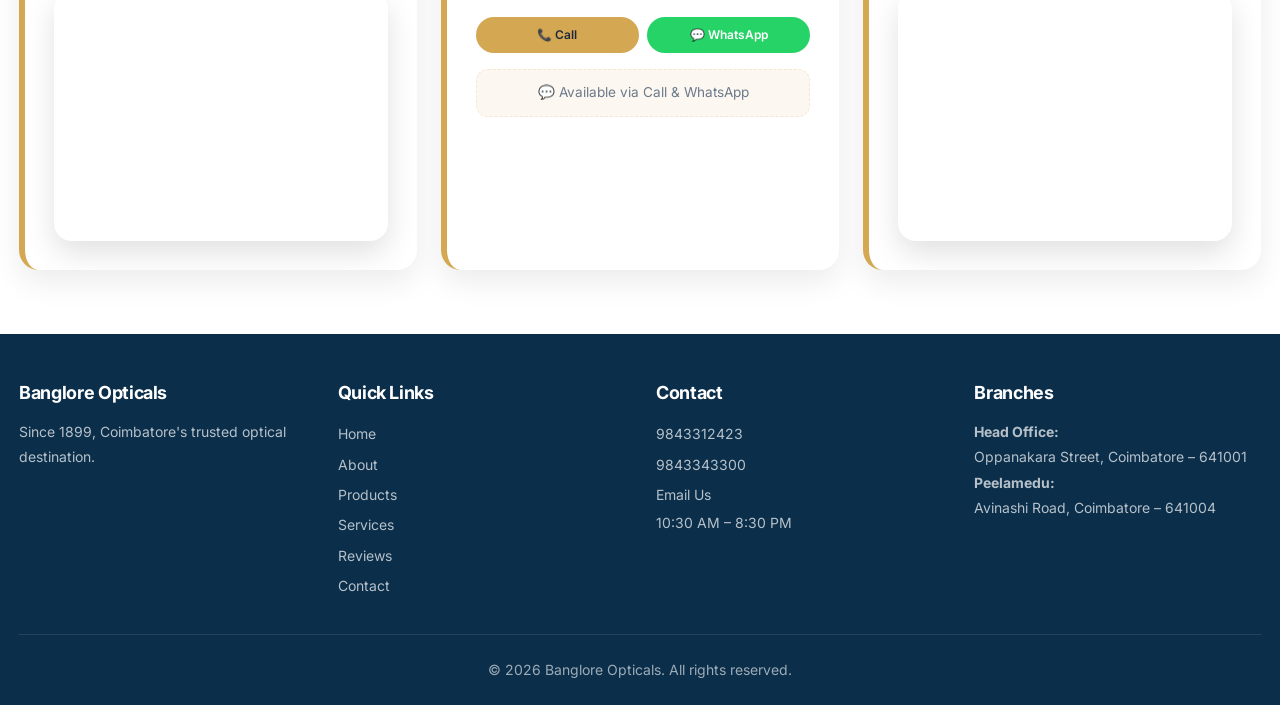
<file: contact.html>
<!DOCTYPE html>
<html lang="en">
<head>
    <!-- Google tag (gtag.js) -->
    <script async src="https://www.googletagmanager.com/gtag/js?id=G-YBCKCX7HHE"></script>
    <script>
      window.dataLayer = window.dataLayer || [];
      function gtag(){dataLayer.push(arguments);}
      gtag('js', new Date());
      gtag('config', 'G-YBCKCX7HHE');
    </script>
    
    <meta charset="UTF-8">
    <meta name="viewport" content="width=device-width, initial-scale=1.0">
    <title>Contact Bangalore Opticals | Optical Shop in Coimbatore</title>
    <meta name="description" content="Contact Bangalore Opticals in Coimbatore. Visit our head office or Peelamedu branch. Call, WhatsApp, email, or use our contact form for optical services.">
    <meta name="keywords" content="contact Bangalore Opticals, optical shop address Coimbatore, phone number optical store Coimbatore, eye care contact">
    <link rel="canonical" href="https://bangaloreopticals.in/contact.html">
    
    <meta property="og:title" content="Contact Bangalore Opticals | Optical Shop in Coimbatore">
    <meta property="og:description" content="Get in touch with Bangalore Opticals in Coimbatore.">
    <meta property="og:url" content="https://bangaloreopticals.in/contact.html">
    <meta property="og:image" content="https://bangaloreopticals.in/assets/images/hero/hero-banner.webp">
    <meta property="og:site_name" content="Bangalore Opticals">
    <meta property="og:type" content="website">
    
    <link rel="icon" href="favicon.ico">
    <link rel="manifest" href="manifest.json">
    <link rel="preconnect" href="https://fonts.googleapis.com">
    <link rel="preconnect" href="https://fonts.gstatic.com" crossorigin>
    <link href="https://fonts.googleapis.com/css2?family=Inter:opsz,wght@14..32,300;14..32,400;14..32,500;14..32,600;14..32,700;14..32,800&display=swap" rel="stylesheet">
    <link rel="stylesheet" href="assets/css/style.css">
</head>
<body>
    <div data-component="header"></div>

    <main class="main-content">
        <section class="hero" style="padding: 4rem 0; border-radius: 0 0 40px 40px;">
            <div class="container text-center">
                <h1 style="color: var(--white);">Get in <span style="color: var(--accent);">Touch</span></h1>
                <p style="color: rgba(255, 255, 255, 0.85); max-width: 700px; margin: 1rem auto;">Visit us, call us, or send a message – we're here to help</p>
            </div>
        </section>

        <section class="section">
            <div class="container">
                <div class="contact-grid">
                    <div>
                        <h3>📞 Contact Information</h3>
                        <div style="margin: 1.5rem 0;">
                            <div class="contact-item">
                                <span class="contact-icon">📱</span>
                                <div>
                                    <h5>Phone</h5>
                                    <p><a href="tel:9843312423">9843312423</a></p>
                                </div>
                            </div>
                            
                            <div class="contact-item">
                                <span class="contact-icon">📱</span>
                                <div>
                                    <h5>Alternate Phone</h5>
                                    <p><a href="tel:9843343300">9843343300</a></p>
                                </div>
                            </div>
                            
                            <div class="contact-item">
                                <span class="contact-icon">🎧</span>
                                <div>
                                    <h5>Gandhipuram Branch</h5>
                                    <p><a href="tel:+917502402502">7502402502</a></p>
                                </div>
                            </div>
                            
                            <div class="contact-item">
                                <span class="contact-icon">💬</span>
                                <div>
                                    <h5>WhatsApp</h5>
                                    <p><a href="https://wa.me/919843312423" target="_blank" rel="noopener">9843312423</a></p>
                                </div>
                            </div>
                            
                            <div class="contact-item">
                                <span class="contact-icon">✉️</span>
                                <div>
                                    <h5>Email</h5>
                                    <p><a href="mailto:newbangaloreopticals@gmail.com">newbangaloreopticals@gmail.com</a></p>
                                </div>
                            </div>
                            
                            <div class="contact-item">
                                <span class="contact-icon">🕐</span>
                                <div>
                                    <h5>Working Hours</h5>
                                    <p>10:30 AM – 8:30 PM (All Days)</p>
                                </div>
                            </div>
                        </div>
                        <div style="display: flex; gap: 0.8rem; flex-wrap: wrap;">
                            <a href="https://wa.me/919843312423" target="_blank" rel="noopener" class="btn" style="background: #25D366; color: white;">💬 WhatsApp</a>
                            <a href="tel:9843312423" class="btn btn-accent">📞 Call Now</a>
                            <a href="#" class="btn btn-outline">📅 Book Appointment</a>
                        </div>
                    </div>

                    <div>
                        <h3>📝 Send a Message</h3>
                        <p style="margin-bottom: 1.2rem; color: var(--gray);">We'll respond within 24 hours</p>
                        
                        <div id="formSuccess" style="display:none; background: #d4edda; color: #155724; padding: 1rem; border-radius: 12px; margin-bottom: 1rem; border-left: 4px solid #28a745;">
                            <p style="margin: 0; font-weight: 500;">✅ Thank you! Your enquiry has been sent successfully. Our team will contact you soon.</p>
                        </div>
                        
                        <div id="formError" style="display:none; background: #f8d7da; color: #721c24; padding: 1rem; border-radius: 12px; margin-bottom: 1rem; border-left: 4px solid #dc3545;">
                            <p style="margin: 0; font-weight: 500;">❌ Sorry, something went wrong. Please try again or contact us directly.</p>
                        </div>
                        
                        <form class="contact-form" id="contactForm" 
                              action="https://formspree.io/f/mbdnoqzn" 
                              method="POST">
                            
                            <input type="text" id="contactName" name="name" placeholder="Your Name" required>
                            <input type="email" id="contactEmail" name="email" placeholder="Email Address" required>
                            <input type="tel" id="contactPhone" name="phone" placeholder="Phone Number" required>
                            
                            <select id="contactService" name="service" required>
                                <option value="">Select a service</option>
                                <option value="Eye Testing">Eye Testing</option>
                                <option value="Lens Consultation">Lens Consultation</option>
                                <option value="Contact Lens Fitting">Contact Lens Fitting</option>
                                <option value="Kids Vision Care">Kids Vision Care</option>
                                <option value="Frame Repair">Frame Repair</option>
                                <option value="Lens Replacement">Lens Replacement</option>
                                <option value="Optical Frames">Optical Frames</option>
                                <option value="Sunglasses">Sunglasses</option>
                                <option value="Eyewear Frames">Eyewear Frames</option>
                                <option value="Goggles">Goggles</option>
                                <option value="Contact Lenses">Contact Lenses</option>
                                <option value="All Branded Frames & Lenses">All Branded Frames & Lenses</option>
                                <option value="Neat & Clean Service">Neat & Clean Service</option>
                                <option value="Quality Experts">Quality Experts</option>
                                <option value="On-Time Door Delivery">On-Time Door Delivery</option>
                                <option value="Eye Consultation for Cataract">Eye Consultation for Cataract</option>
                                <option value="Nature Cure Centre for Cataract & Eye Disorders">Nature Cure Centre for Cataract & Eye Disorders</option>
                                <option value="Eye Testing by Experienced Expert Optometrists">Eye Testing by Experienced Expert Optometrists</option>
                                <option value="Gandhipuram Branch">Gandhipuram Branch</option>
                            </select>
                            
                            <textarea id="contactMessage" name="message" rows="5" placeholder="Your Message" required></textarea>
                            
                            <input type="hidden" name="_subject" value="New Enquiry - Bangalore Opticals Website">
                            <input type="hidden" name="source" value="Bangalore Opticals Website">
                            
                            <button type="submit" id="submitBtn" class="btn btn-accent" style="width: 100%;">
                                Send Message
                            </button>
                        </form>
                    </div>
                </div>
            </div>
        </section>

        <section class="section" style="background: var(--white);" id="branches">
            <div class="container">
                <div class="section-title">
                    <h2>Our <span>Branches</span></h2>
                </div>
                <div class="branch-grid-three">
                    <div class="branch-card">
                        <div class="branch-icon">🏛️</div>
                        <h3>Head Office</h3>
                        <p class="address">581, Oppanakara Street, Raja Street Junction, Coimbatore – 641001</p>
                        <p class="phone"><strong>Phone:</strong> <a href="tel:9843312423">9843312423</a></p>
                        <p class="hours"><strong>Hours:</strong> 10:30 AM – 8:30 PM</p>
                        <div class="branch-actions">
                            <a href="tel:9843312423" class="btn btn-sm btn-accent">📞 Call</a>
                            <a href="https://wa.me/919843312423" target="_blank" rel="noopener" class="btn btn-sm" style="background:#25D366; color:white;">💬 WhatsApp</a>
                        </div>
                        <div class="branch-map">
                            <iframe
                                src="https://www.google.com/maps/embed?pb=!1m18!1m12!1m3!1d3916.5785318707663!2d76.95673637415884!3d10.995151255123005!2m3!1f0!2f0!3f0!3m2!1i1024!2i768!4f13.1!3m3!1m2!1s0x3ba8590bfc5ac359%3A0x2c66cfd0ef04ff4a!2sBangalore%20Opticals!5e0!3m2!1sen!2sin!4v1784208645332!5m2!1sen!2sin"
                                width="100%"
                                height="250"
                                style="border:0;"
                                loading="lazy"
                                allowfullscreen
                                referrerpolicy="strict-origin-when-cross-origin"
                                title="Bangalore Opticals Head Office Location">
                            </iframe>
                        </div>
                    </div>

                    <div class="branch-card support-card">
                        <div class="branch-icon">🎧</div>
                        <h3>Gandhipuram Branch</h3>
                        <p class="support-text">Always available to assist you</p>
                        <p class="phone"><strong>Phone:</strong> <a href="tel:+917502402502">7502402502</a></p>
                        <div class="branch-actions support-actions">
                            <a href="tel:+917502402502" class="btn btn-sm btn-accent">📞 Call</a>
                            <a href="https://wa.me/917502402502" target="_blank" rel="noopener" class="btn btn-sm" style="background:#25D366; color:white;">💬 WhatsApp</a>
                        </div>
                        <div class="support-note">
                            <span>💬 Available via Call & WhatsApp</span>
                        </div>
                    </div>

                    <div class="branch-card">
                        <div class="branch-icon">🏬</div>
                        <h3>Peelamedu Branch</h3>
                        <p class="address">291, Avinashi Road, Near Fun Mall, Pillar No.135, Peelamedu, Coimbatore – 641004</p>
                        <p class="phone"><strong>Phone:</strong> <a href="tel:9843343300">9843343300</a></p>
                        <p class="hours"><strong>Hours:</strong> 10:30 AM – 8:30 PM</p>
                        <div class="branch-actions">
                            <a href="tel:9843343300" class="btn btn-sm btn-accent">📞 Call</a>
                            <a href="https://wa.me/919843343300" target="_blank" rel="noopener" class="btn btn-sm" style="background:#25D366; color:white;">💬 WhatsApp</a>
                        </div>
                        <div class="branch-map">
                            <iframe
                                src="https://www.google.com/maps/embed?pb=!1m18!1m12!1m3!1d6779.192017044988!2d77.00299116334662!3d11.025205360990487!2m3!1f0!2f0!3f0!3m2!1i1024!2i768!4f13.1!3m3!1m2!1s0x3ba85828d90d0e7d%3A0x9af38aaebce31c91!2sBangalore%20Optical%20Company!5e0!3m2!1sen!2sin!4v1784208852221!5m2!1sen!2sin"
                                width="100%"
                                height="250"
                                style="border:0;"
                                loading="lazy"
                                allowfullscreen
                                referrerpolicy="strict-origin-when-cross-origin"
                                title="Bangalore Opticals Peelamedu Branch Location">
                            </iframe>
                        </div>
                    </div>
                </div>
            </div>
        </section>
    </main>

    <div data-component="footer"></div>
    <div data-component="floating-buttons"></div>

    <script src="assets/js/components.js"></script>
    <script src="assets/js/main.js"></script>
    
    <script>
    (function() {
        'use strict';
        
        const form = document.getElementById('contactForm');
        const submitBtn = document.getElementById('submitBtn');
        const successDiv = document.getElementById('formSuccess');
        const errorDiv = document.getElementById('formError');
        
        if (form) {
            form.addEventListener('submit', async function(e) {
                e.preventDefault();
                
                successDiv.style.display = 'none';
                errorDiv.style.display = 'none';
                
                submitBtn.disabled = true;
                submitBtn.textContent = 'Sending...';
                submitBtn.style.opacity = '0.7';
                submitBtn.style.cursor = 'not-allowed';
                
                try {
                    const formData = new FormData(form);
                    
                    const response = await fetch(form.action, {
                        method: 'POST',
                        body: formData,
                        headers: {
                            'Accept': 'application/json'
                        }
                    });
                    
                    if (response.ok) {
                        successDiv.style.display = 'block';
                        form.reset();
                        successDiv.scrollIntoView({ behavior: 'smooth', block: 'center' });
                    } else {
                        errorDiv.style.display = 'block';
                        errorDiv.scrollIntoView({ behavior: 'smooth', block: 'center' });
                    }
                } catch (error) {
                    errorDiv.style.display = 'block';
                    errorDiv.scrollIntoView({ behavior: 'smooth', block: 'center' });
                } finally {
                    submitBtn.disabled = false;
                    submitBtn.textContent = 'Send Message';
                    submitBtn.style.opacity = '1';
                    submitBtn.style.cursor = 'pointer';
                }
            });
        }
    })();
    </script>
</body>
</html>
</file>
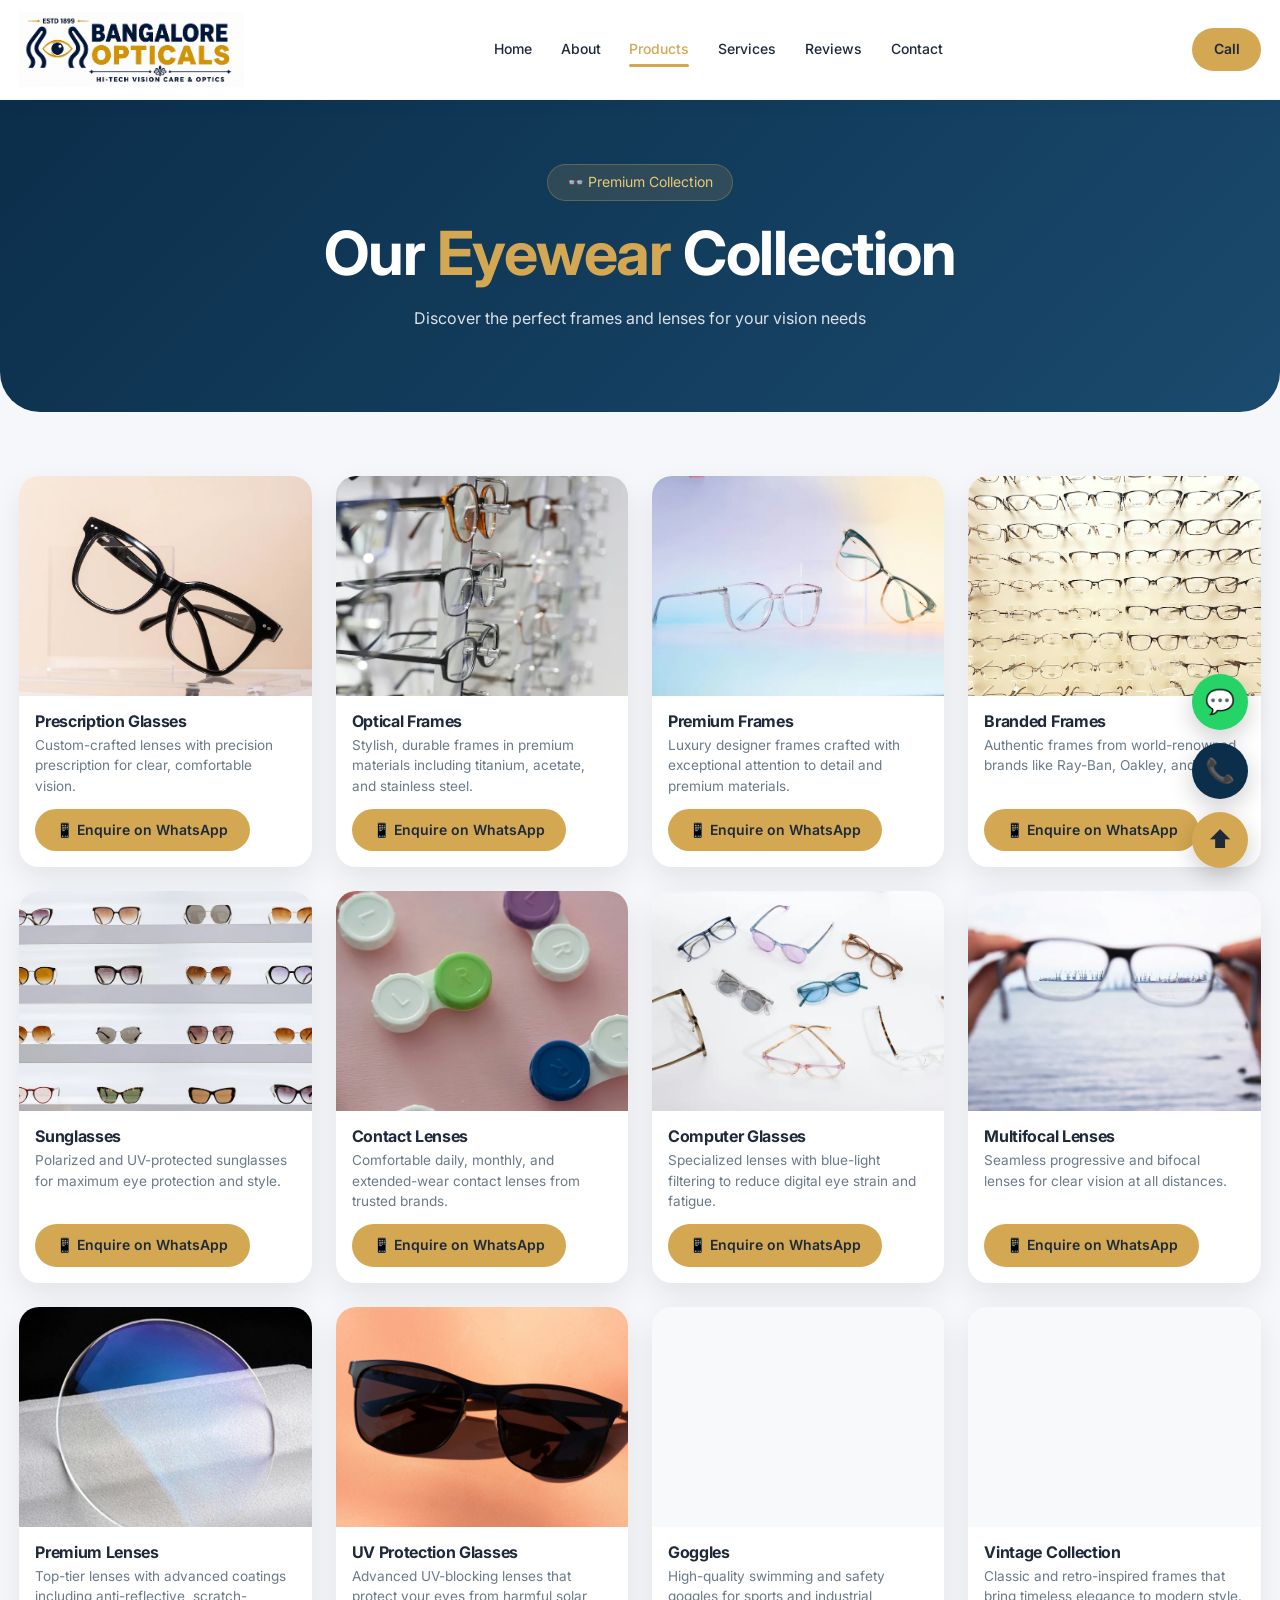
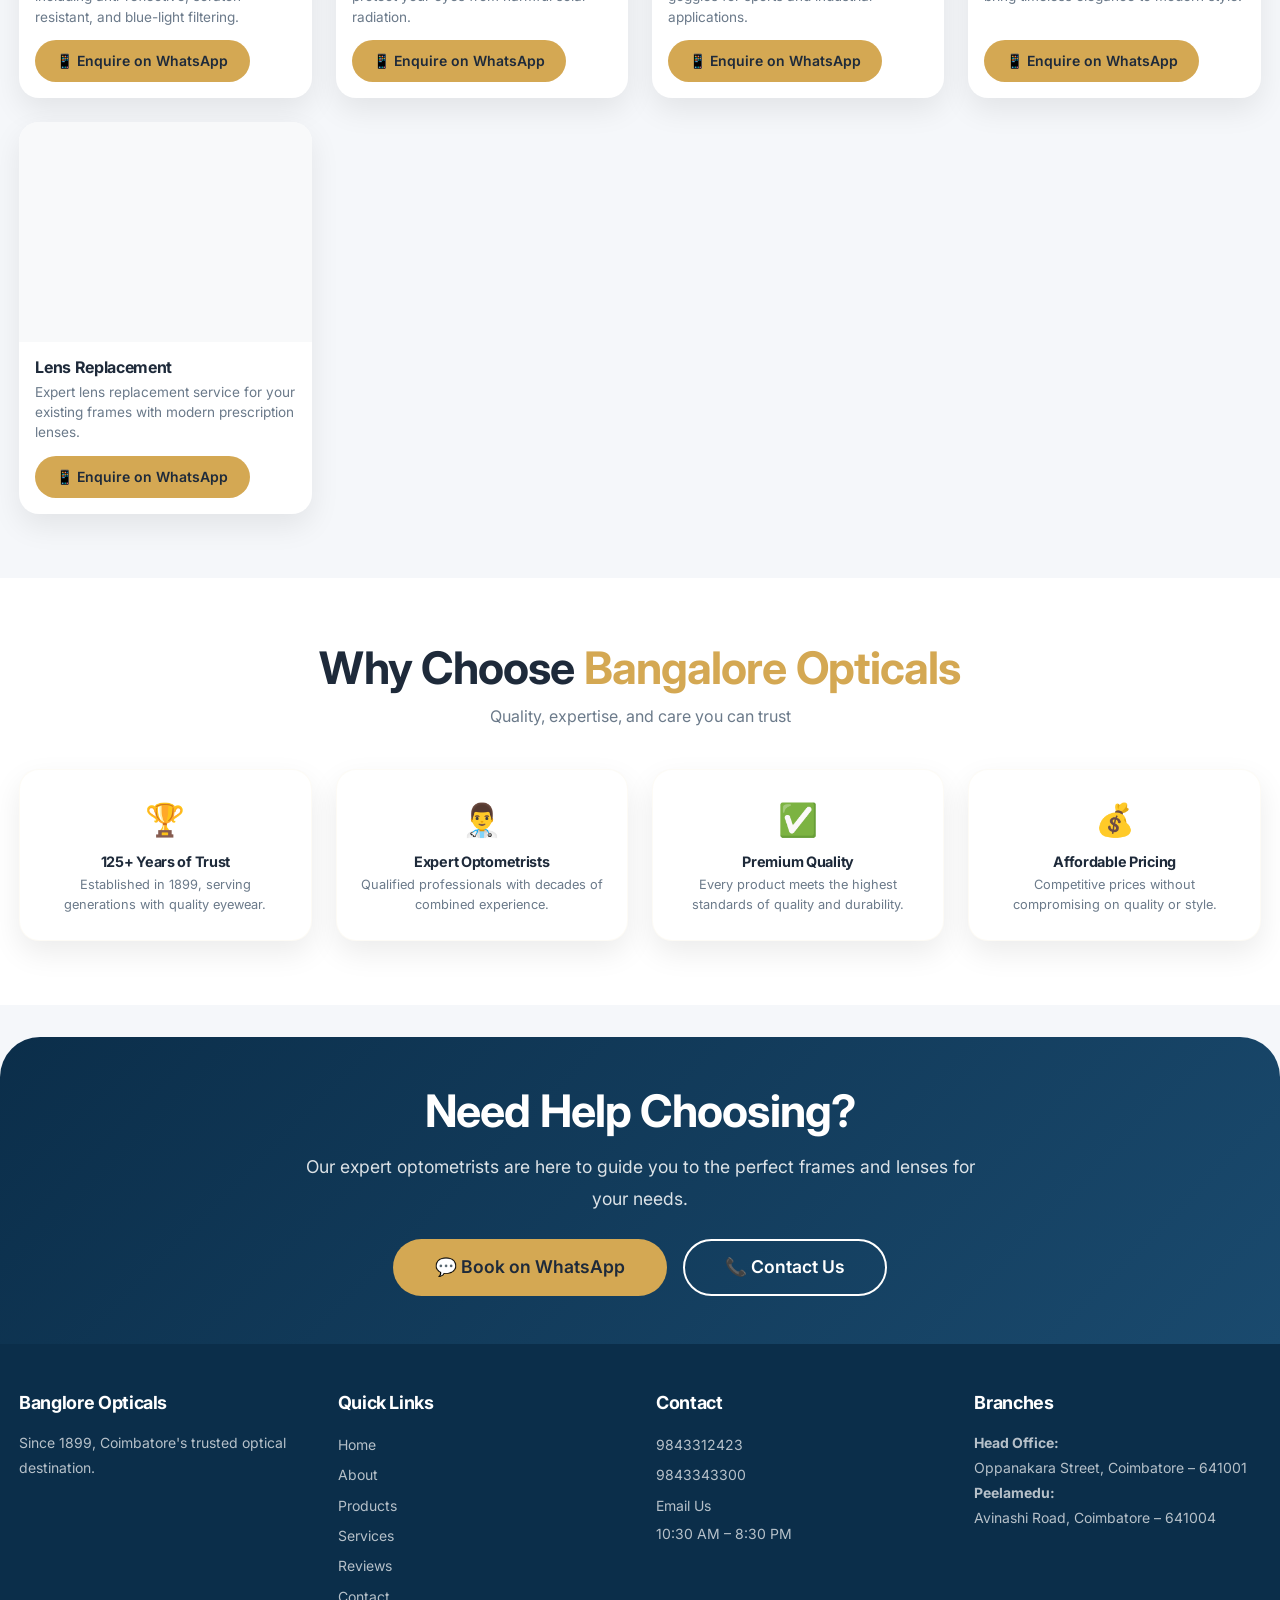
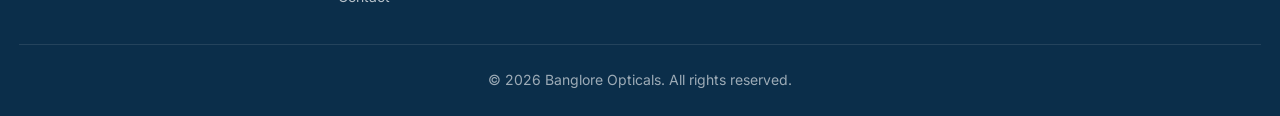
<file: products.html>
<!DOCTYPE html>
<html lang="en">
<head>
    <!-- Google tag (gtag.js) -->
    <script async src="https://www.googletagmanager.com/gtag/js?id=G-YBCKCX7HHE"></script>
    <script>
      window.dataLayer = window.dataLayer || [];
      function gtag(){dataLayer.push(arguments);}
      gtag('js', new Date());
      gtag('config', 'G-YBCKCX7HHE');
    </script>
    
    <meta charset="UTF-8">
    <meta name="viewport" content="width=device-width, initial-scale=1.0">
    <title>Eyeglasses, Frames & Sunglasses in Coimbatore | Bangalore Opticals</title>
    <meta name="description" content="Explore premium eyewear at Bangalore Opticals in Coimbatore. Find prescription glasses, sunglasses, contact lenses, and more. Quality frames and lenses available.">
    <meta name="keywords" content="eyeglasses Coimbatore, sunglasses Coimbatore, contact lenses Coimbatore, optical frames Coimbatore, prescription glasses Coimbatore">
    <link rel="canonical" href="https://bangaloreopticals.in/products.html">
    
    <meta property="og:title" content="Eyeglasses, Frames & Sunglasses in Coimbatore | Bangalore Opticals">
    <meta property="og:description" content="Discover our premium collection of eyewear and lenses in Coimbatore.">
    <meta property="og:url" content="https://bangaloreopticals.in/products.html">
    <meta property="og:image" content="https://bangaloreopticals.in/assets/images/products/prescription-glasses.webp">
    <meta property="og:site_name" content="Bangalore Opticals">
    <meta property="og:type" content="website">
    
    <link rel="icon" href="favicon.ico">
    <link rel="manifest" href="manifest.json">
    <link rel="preconnect" href="https://fonts.googleapis.com">
    <link rel="preconnect" href="https://fonts.gstatic.com" crossorigin>
    <link href="https://fonts.googleapis.com/css2?family=Inter:opsz,wght@14..32,300;14..32,400;14..32,500;14..32,600;14..32,700;14..32,800&display=swap" rel="stylesheet">
    <link rel="stylesheet" href="assets/css/style.css">
</head>
<body>
    <div data-component="header"></div>

    <main class="main-content">
        <section class="hero" style="padding: 4rem 0; border-radius: 0 0 40px 40px;">
            <div class="container text-center">
                <div class="hero-badge" style="display: inline-block; margin-bottom: 1rem;">👓 Premium Collection</div>
                <h1 style="color: var(--white);">Our <span style="color: var(--accent);">Eyewear</span> Collection</h1>
                <p style="color: rgba(255, 255, 255, 0.85); max-width: 700px; margin: 1rem auto;">Discover the perfect frames and lenses for your vision needs</p>
            </div>
        </section>

        <section class="section">
            <div class="container">
                <div class="product-grid-full">
                    <div class="product-card-full">
                        <div class="product-image-wrapper-full">
                            <img src="assets/images/products/prescription-glasses.webp" alt="Prescription glasses in Coimbatore" loading="lazy" decoding="async">
                        </div>
                        <div class="product-info-full">
                            <h4>Prescription Glasses</h4>
                            <p>Custom-crafted lenses with precision prescription for clear, comfortable vision.</p>
                            <a href="https://wa.me/919843312423?text=Hello%20Bangalore%20Opticals%2C%20I%20would%20like%20to%20enquire%20about%20Prescription%20Glasses." target="_blank" rel="noopener" class="btn btn-accent btn-sm">📱 Enquire on WhatsApp</a>
                        </div>
                    </div>
                    
                    <div class="product-card-full">
                        <div class="product-image-wrapper-full">
                            <img src="assets/images/products/optical-frames.webp" alt="Optical frames in Coimbatore" loading="lazy" decoding="async">
                        </div>
                        <div class="product-info-full">
                            <h4>Optical Frames</h4>
                            <p>Stylish, durable frames in premium materials including titanium, acetate, and stainless steel.</p>
                            <a href="https://wa.me/919843312423?text=Hello%20Bangalore%20Opticals%2C%20I%20would%20like%20to%20enquire%20about%20Optical%20Frames." target="_blank" rel="noopener" class="btn btn-accent btn-sm">📱 Enquire on WhatsApp</a>
                        </div>
                    </div>
                    
                    <div class="product-card-full">
                        <div class="product-image-wrapper-full">
                            <img src="assets/images/products/premium-frames.webp" alt="Premium frames in Coimbatore" loading="lazy" decoding="async">
                        </div>
                        <div class="product-info-full">
                            <h4>Premium Frames</h4>
                            <p>Luxury designer frames crafted with exceptional attention to detail and premium materials.</p>
                            <a href="https://wa.me/919843312423?text=Hello%20Bangalore%20Opticals%2C%20I%20would%20like%20to%20enquire%20about%20Premium%20Frames." target="_blank" rel="noopener" class="btn btn-accent btn-sm">📱 Enquire on WhatsApp</a>
                        </div>
                    </div>
                    
                    <div class="product-card-full">
                        <div class="product-image-wrapper-full">
                            <img src="assets/images/products/branded-frames.webp" alt="Branded frames in Coimbatore" loading="lazy" decoding="async">
                        </div>
                        <div class="product-info-full">
                            <h4>Branded Frames</h4>
                            <p>Authentic frames from world-renowned brands like Ray-Ban, Oakley, and more.</p>
                            <a href="https://wa.me/919843312423?text=Hello%20Bangalore%20Opticals%2C%20I%20would%20like%20to%20enquire%20about%20Branded%20Frames." target="_blank" rel="noopener" class="btn btn-accent btn-sm">📱 Enquire on WhatsApp</a>
                        </div>
                    </div>
                    
                    <div class="product-card-full">
                        <div class="product-image-wrapper-full">
                            <img src="assets/images/products/sunglasses.webp" alt="Sunglasses with UV protection in Coimbatore" loading="lazy" decoding="async">
                        </div>
                        <div class="product-info-full">
                            <h4>Sunglasses</h4>
                            <p>Polarized and UV-protected sunglasses for maximum eye protection and style.</p>
                            <a href="https://wa.me/919843312423?text=Hello%20Bangalore%20Opticals%2C%20I%20would%20like%20to%20enquire%20about%20Sunglasses." target="_blank" rel="noopener" class="btn btn-accent btn-sm">📱 Enquire on WhatsApp</a>
                        </div>
                    </div>
                    
                    <div class="product-card-full">
                        <div class="product-image-wrapper-full">
                            <img src="assets/images/products/contact-lenses.webp" alt="Contact lenses in Coimbatore" loading="lazy" decoding="async">
                        </div>
                        <div class="product-info-full">
                            <h4>Contact Lenses</h4>
                            <p>Comfortable daily, monthly, and extended-wear contact lenses from trusted brands.</p>
                            <a href="https://wa.me/919843312423?text=Hello%20Bangalore%20Opticals%2C%20I%20would%20like%20to%20enquire%20about%20Contact%20Lenses." target="_blank" rel="noopener" class="btn btn-accent btn-sm">📱 Enquire on WhatsApp</a>
                        </div>
                    </div>
                    
                    <div class="product-card-full">
                        <div class="product-image-wrapper-full">
                            <img src="assets/images/products/computer-glasses.webp" alt="Computer glasses in Coimbatore" loading="lazy" decoding="async">
                        </div>
                        <div class="product-info-full">
                            <h4>Computer Glasses</h4>
                            <p>Specialized lenses with blue-light filtering to reduce digital eye strain and fatigue.</p>
                            <a href="https://wa.me/919843312423?text=Hello%20Bangalore%20Opticals%2C%20I%20would%20like%20to%20enquire%20about%20Computer%20Glasses." target="_blank" rel="noopener" class="btn btn-accent btn-sm">📱 Enquire on WhatsApp</a>
                        </div>
                    </div>
                    
                    <div class="product-card-full">
                        <div class="product-image-wrapper-full">
                            <img src="assets/images/products/multifocal-lenses.webp" alt="Multifocal lenses in Coimbatore" loading="lazy" decoding="async">
                        </div>
                        <div class="product-info-full">
                            <h4>Multifocal Lenses</h4>
                            <p>Seamless progressive and bifocal lenses for clear vision at all distances.</p>
                            <a href="https://wa.me/919843312423?text=Hello%20Bangalore%20Opticals%2C%20I%20would%20like%20to%20enquire%20about%20Multifocal%20Lenses." target="_blank" rel="noopener" class="btn btn-accent btn-sm">📱 Enquire on WhatsApp</a>
                        </div>
                    </div>
                    
                    <div class="product-card-full">
                        <div class="product-image-wrapper-full">
                            <img src="assets/images/products/premium-lenses.webp" alt="Premium lenses in Coimbatore" loading="lazy" decoding="async">
                        </div>
                        <div class="product-info-full">
                            <h4>Premium Lenses</h4>
                            <p>Top-tier lenses with advanced coatings including anti-reflective, scratch-resistant, and blue-light filtering.</p>
                            <a href="https://wa.me/919843312423?text=Hello%20Bangalore%20Opticals%2C%20I%20would%20like%20to%20enquire%20about%20Premium%20Lenses." target="_blank" rel="noopener" class="btn btn-accent btn-sm">📱 Enquire on WhatsApp</a>
                        </div>
                    </div>
                    
                    <div class="product-card-full">
                        <div class="product-image-wrapper-full">
                            <img src="assets/images/products/uv-protection-glasses.webp" alt="UV protection glasses in Coimbatore" loading="lazy" decoding="async">
                        </div>
                        <div class="product-info-full">
                            <h4>UV Protection Glasses</h4>
                            <p>Advanced UV-blocking lenses that protect your eyes from harmful solar radiation.</p>
                            <a href="https://wa.me/919843312423?text=Hello%20Bangalore%20Opticals%2C%20I%20would%20like%20to%20enquire%20about%20UV%20Protection%20Glasses." target="_blank" rel="noopener" class="btn btn-accent btn-sm">📱 Enquire on WhatsApp</a>
                        </div>
                    </div>
                    
                    <div class="product-card-full">
                        <div class="product-image-wrapper-full">
                            <img src="assets/images/products/goggles.webp" alt="Goggles in Coimbatore" loading="lazy" decoding="async">
                        </div>
                        <div class="product-info-full">
                            <h4>Goggles</h4>
                            <p>High-quality swimming and safety goggles for sports and industrial applications.</p>
                            <a href="https://wa.me/919843312423?text=Hello%20Bangalore%20Opticals%2C%20I%20would%20like%20to%20enquire%20about%20Goggles." target="_blank" rel="noopener" class="btn btn-accent btn-sm">📱 Enquire on WhatsApp</a>
                        </div>
                    </div>
                    
                    <div class="product-card-full">
                        <div class="product-image-wrapper-full">
                            <img src="assets/images/products/vintage-collection.webp" alt="Vintage eyewear collection in Coimbatore" loading="lazy" decoding="async">
                        </div>
                        <div class="product-info-full">
                            <h4>Vintage Collection</h4>
                            <p>Classic and retro-inspired frames that bring timeless elegance to modern style.</p>
                            <a href="https://wa.me/919843312423?text=Hello%20Bangalore%20Opticals%2C%20I%20would%20like%20to%20enquire%20about%20Vintage%20Collection." target="_blank" rel="noopener" class="btn btn-accent btn-sm">📱 Enquire on WhatsApp</a>
                        </div>
                    </div>
                    
                    <div class="product-card-full">
                        <div class="product-image-wrapper-full">
                            <img src="assets/images/products/lens-replacement.webp" alt="Lens replacement service in Coimbatore" loading="lazy" decoding="async">
                        </div>
                        <div class="product-info-full">
                            <h4>Lens Replacement</h4>
                            <p>Expert lens replacement service for your existing frames with modern prescription lenses.</p>
                            <a href="https://wa.me/919843312423?text=Hello%20Bangalore%20Opticals%2C%20I%20would%20like%20to%20enquire%20about%20Lens%20Replacement." target="_blank" rel="noopener" class="btn btn-accent btn-sm">📱 Enquire on WhatsApp</a>
                        </div>
                    </div>
                </div>
            </div>
        </section>

        <section class="section" style="background: var(--white);">
            <div class="container">
                <div class="section-title">
                    <h2>Why Choose <span>Bangalore Opticals</span></h2>
                    <p>Quality, expertise, and care you can trust</p>
                </div>
                <div class="feature-grid">
                    <div class="feature-card-modern">
                        <div class="feature-icon">🏆</div>
                        <h4>125+ Years of Trust</h4>
                        <p>Established in 1899, serving generations with quality eyewear.</p>
                    </div>
                    <div class="feature-card-modern">
                        <div class="feature-icon">👨‍⚕️</div>
                        <h4>Expert Optometrists</h4>
                        <p>Qualified professionals with decades of combined experience.</p>
                    </div>
                    <div class="feature-card-modern">
                        <div class="feature-icon">✅</div>
                        <h4>Premium Quality</h4>
                        <p>Every product meets the highest standards of quality and durability.</p>
                    </div>
                    <div class="feature-card-modern">
                        <div class="feature-icon">💰</div>
                        <h4>Affordable Pricing</h4>
                        <p>Competitive prices without compromising on quality or style.</p>
                    </div>
                </div>
            </div>
        </section>

        <section class="cta-premium">
            <div class="container">
                <div class="cta-content">
                    <h2>Need Help Choosing?</h2>
                    <p>Our expert optometrists are here to guide you to the perfect frames and lenses for your needs.</p>
                    <div class="cta-buttons">
                        <a href="https://wa.me/919843312423?text=Hi%20Bangalore%20Opticals%2C%20I%20need%20help%20choosing%20the%20right%20eyewear." target="_blank" rel="noopener" class="btn btn-accent btn-lg">
                            💬 Book on WhatsApp
                        </a>
                        <a href="contact.html" class="btn btn-outline-light btn-lg">
                            📞 Contact Us
                        </a>
                    </div>
                </div>
            </div>
        </section>
    </main>

    <div data-component="footer"></div>
    <div data-component="floating-buttons"></div>

    <script src="assets/js/components.js"></script>
    <script src="assets/js/main.js"></script>
</body>
</html>
</file>
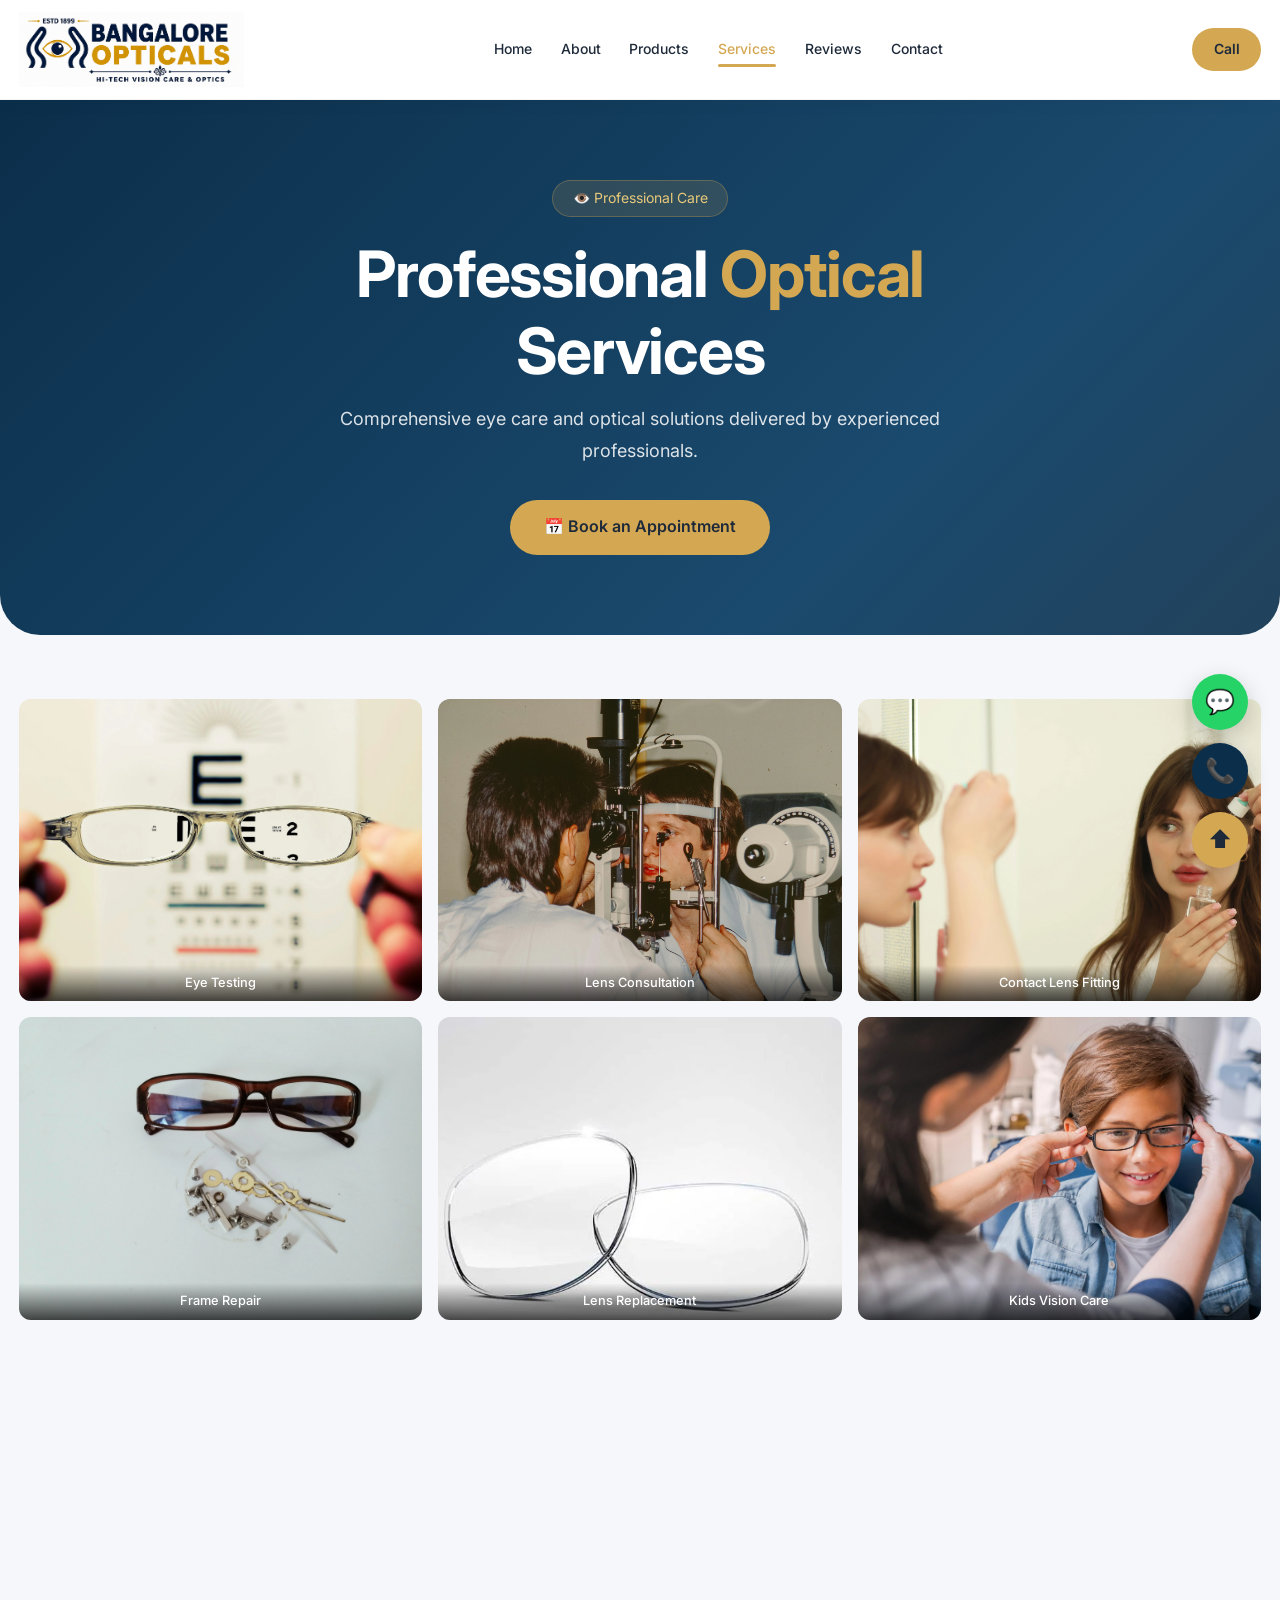
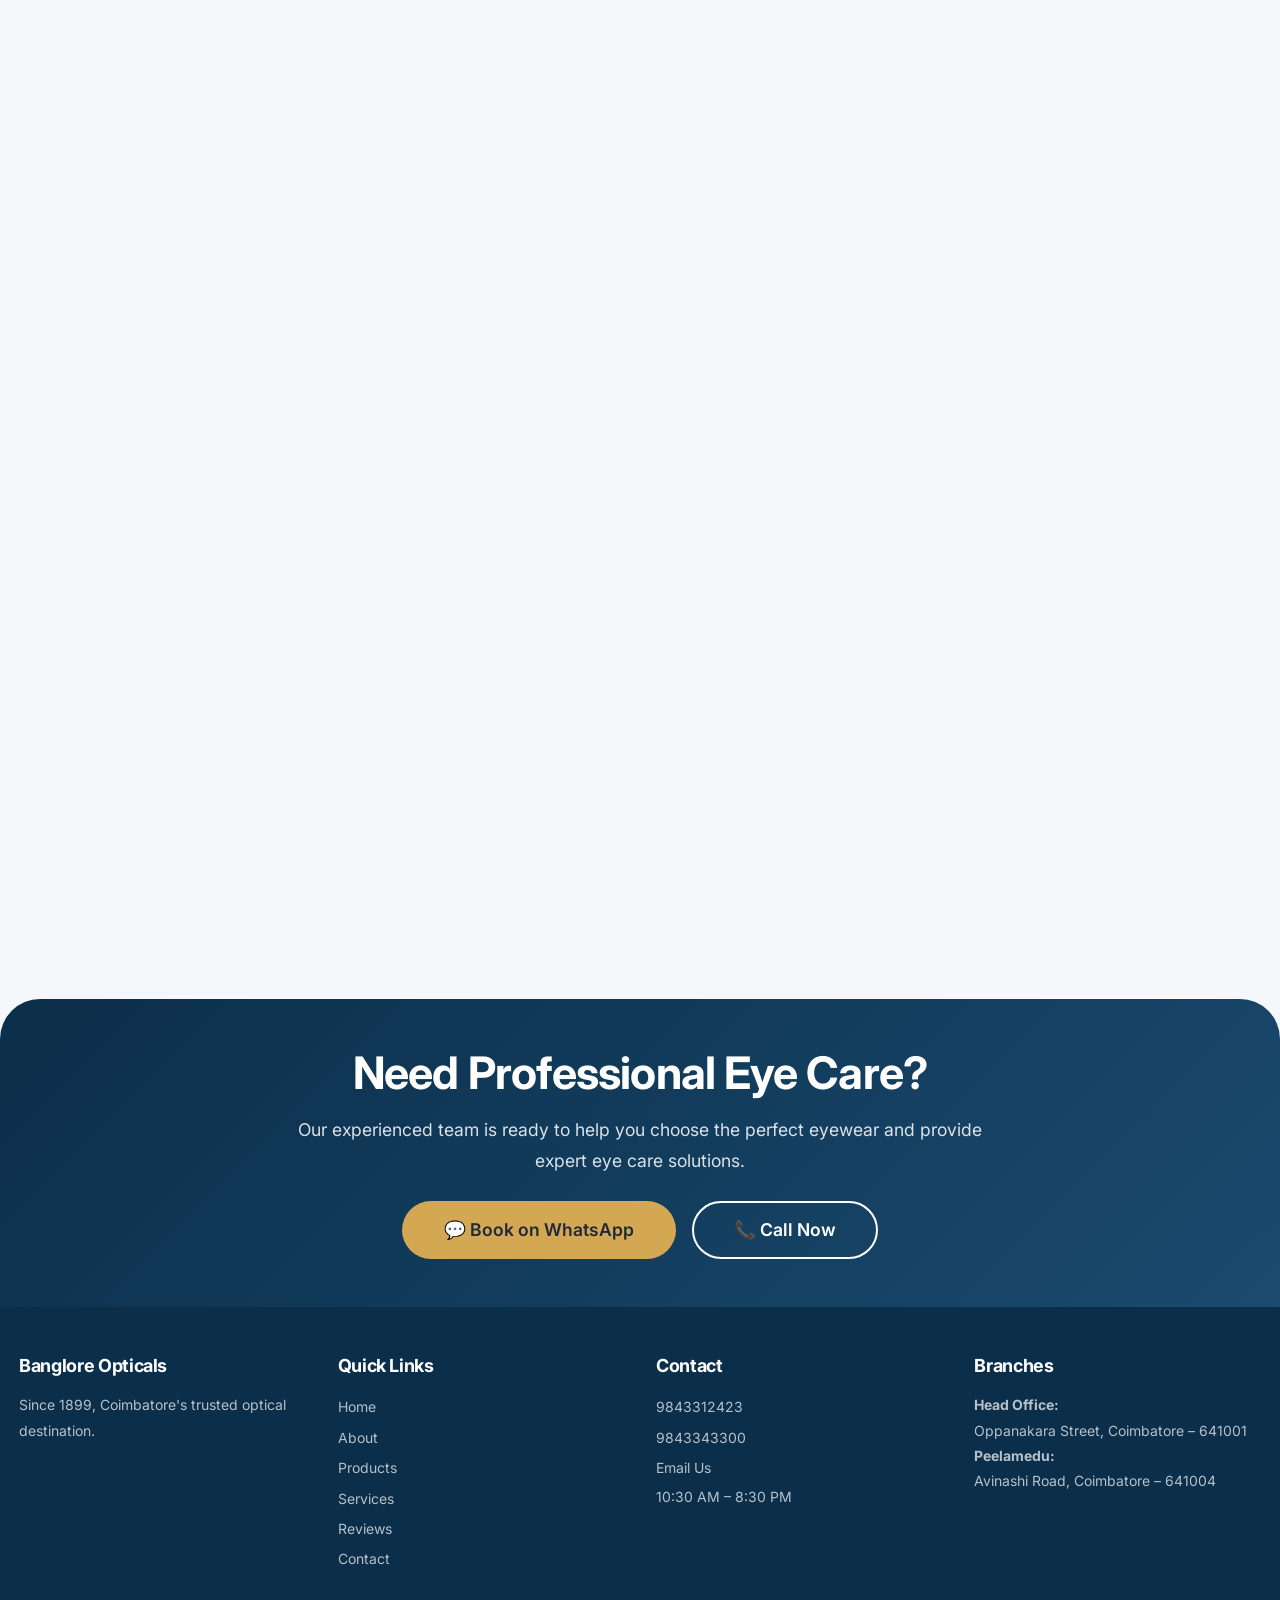
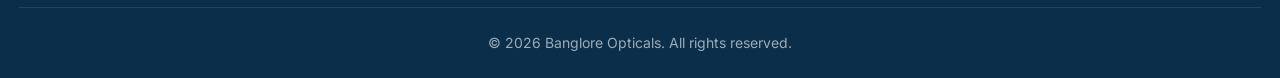
<file: services.html>
<!DOCTYPE html>
<html lang="en">
<head>
    <!-- Google tag (gtag.js) -->
    <script async src="https://www.googletagmanager.com/gtag/js?id=G-YBCKCX7HHE"></script>
    <script>
      window.dataLayer = window.dataLayer || [];
      function gtag(){dataLayer.push(arguments);}
      gtag('js', new Date());
      gtag('config', 'G-YBCKCX7HHE');
    </script>
    
    <meta charset="UTF-8">
    <meta name="viewport" content="width=device-width, initial-scale=1.0">
    <title>Eye Testing & Optical Services in Coimbatore | Bangalore Opticals</title>
    <meta name="description" content="Professional eye care services in Coimbatore. Eye testing, lens consultation, contact lens fitting, frame repair, kids vision care and more at Bangalore Opticals.">
    <meta name="keywords" content="eye testing Coimbatore, optical services Coimbatore, contact lens fitting Coimbatore, frame repair Coimbatore, kids vision care Coimbatore">
    <link rel="canonical" href="https://bangaloreopticals.in/services.html">
    
    <meta property="og:title" content="Eye Testing & Optical Services in Coimbatore | Bangalore Opticals">
    <meta property="og:description" content="Expert eye care services for the whole family in Coimbatore.">
    <meta property="og:url" content="https://bangaloreopticals.in/services.html">
    <meta property="og:image" content="https://bangaloreopticals.in/assets/images/services/eye-testing.webp">
    <meta property="og:site_name" content="Bangalore Opticals">
    <meta property="og:type" content="website">
    
    <link rel="icon" href="favicon.ico">
    <link rel="manifest" href="manifest.json">
    <link rel="preconnect" href="https://fonts.googleapis.com">
    <link rel="preconnect" href="https://fonts.gstatic.com" crossorigin>
    <link href="https://fonts.googleapis.com/css2?family=Inter:opsz,wght@14..32,300;14..32,400;14..32,500;14..32,600;14..32,700;14..32,800&display=swap" rel="stylesheet">
    <link rel="stylesheet" href="assets/css/style.css">
</head>
<body>
    <div data-component="header"></div>

    <main class="main-content">
        <section class="services-hero">
            <div class="container">
                <div class="services-hero-content">
                    <div class="services-hero-badge">👁️ Professional Care</div>
                    <h1>Professional <span>Optical</span> Services</h1>
                    <p>Comprehensive eye care and optical solutions delivered by experienced professionals.</p>
                    <div class="services-hero-buttons">
                        <a href="https://wa.me/919843312423?text=Hi%20Bangalore%20Opticals%2C%20I%20would%20like%20to%20book%20an%20appointment%20for%20eye%20care%20services." target="_blank" rel="noopener" class="btn btn-accent">
                            📅 Book an Appointment
                        </a>
                    </div>
                </div>
            </div>
        </section>

        <section class="section" style="padding-bottom: 0;">
            <div class="container">
                <div class="services-gallery-grid">
                    <div class="services-gallery-item">
                        <img src="assets/images/services/eye-testing.webp" alt="Eye testing services in Coimbatore" loading="lazy">
                        <span class="gallery-label">Eye Testing</span>
                    </div>
                    <div class="services-gallery-item">
                        <img src="assets/images/services/lens-consultation.webp" alt="Lens consultation services in Coimbatore" loading="lazy">
                        <span class="gallery-label">Lens Consultation</span>
                    </div>
                    <div class="services-gallery-item">
                        <img src="assets/images/services/contact-lens-fitting.webp" alt="Contact lens fitting in Coimbatore" loading="lazy">
                        <span class="gallery-label">Contact Lens Fitting</span>
                    </div>
                    <div class="services-gallery-item">
                        <img src="assets/images/services/frame-repair.webp" alt="Frame repair services in Coimbatore" loading="lazy">
                        <span class="gallery-label">Frame Repair</span>
                    </div>
                    <div class="services-gallery-item">
                        <img src="assets/images/services/lens-replacement.webp" alt="Lens replacement services in Coimbatore" loading="lazy">
                        <span class="gallery-label">Lens Replacement</span>
                    </div>
                    <div class="services-gallery-item">
                        <img src="assets/images/services/kids-vision-care.webp" alt="Kids vision care services in Coimbatore" loading="lazy">
                        <span class="gallery-label">Kids Vision Care</span>
                    </div>
                </div>
            </div>
        </section>

        <section class="section" id="our-services">
            <div class="container">
                <div class="section-title">
                    <h2>Our <span>Professional</span> Services</h2>
                    <p>Comprehensive eye care and optical solutions</p>
                </div>
                
                <div class="services-grid-full">
                    <div class="service-card-modern">
                        <div class="service-icon-wrapper">
                            <span class="service-icon">👁️</span>
                        </div>
                        <div class="service-card-content">
                            <h4>Eye Testing</h4>
                            <p>Comprehensive eye testing by experienced expert optometrists.</p>
                            <a href="https://wa.me/919843312423?text=Hello%20Bangalore%20Opticals%2C%20I%20would%20like%20to%20book%20this%20service%3A%0A%0AEye%20Testing" target="_blank" rel="noopener" class="btn btn-accent btn-sm">📱 Book Service</a>
                        </div>
                    </div>
                    
                    <div class="service-card-modern">
                        <div class="service-icon-wrapper">
                            <span class="service-icon">💎</span>
                        </div>
                        <div class="service-card-content">
                            <h4>Lens Consultation</h4>
                            <p>Expert guidance for selecting premium branded lenses.</p>
                            <a href="https://wa.me/919843312423?text=Hello%20Bangalore%20Opticals%2C%20I%20would%20like%20to%20book%20this%20service%3A%0A%0ALens%20Consultation" target="_blank" rel="noopener" class="btn btn-accent btn-sm">📱 Book Service</a>
                        </div>
                    </div>
                    
                    <div class="service-card-modern">
                        <div class="service-icon-wrapper">
                            <span class="service-icon">🔄</span>
                        </div>
                        <div class="service-card-content">
                            <h4>Contact Lens Fitting</h4>
                            <p>Professional fitting and guidance for comfortable contact lens usage.</p>
                            <a href="https://wa.me/919843312423?text=Hello%20Bangalore%20Opticals%2C%20I%20would%20like%20to%20book%20this%20service%3A%0A%0AContact%20Lens%20Fitting" target="_blank" rel="noopener" class="btn btn-accent btn-sm">📱 Book Service</a>
                        </div>
                    </div>
                    
                    <div class="service-card-modern">
                        <div class="service-icon-wrapper">
                            <span class="service-icon">🧒</span>
                        </div>
                        <div class="service-card-content">
                            <h4>Kids Vision Care</h4>
                            <p>Specialized eye care and vision solutions for children.</p>
                            <a href="https://wa.me/919843312423?text=Hello%20Bangalore%20Opticals%2C%20I%20would%20like%20to%20book%20this%20service%3A%0A%0AKids%20Vision%20Care" target="_blank" rel="noopener" class="btn btn-accent btn-sm">📱 Book Service</a>
                        </div>
                    </div>
                    
                    <div class="service-card-modern">
                        <div class="service-icon-wrapper">
                            <span class="service-icon">🔧</span>
                        </div>
                        <div class="service-card-content">
                            <h4>Frame Repair</h4>
                            <p>Professional repair, tightening and adjustment for all frame types.</p>
                            <a href="https://wa.me/919843312423?text=Hello%20Bangalore%20Opticals%2C%20I%20would%20like%20to%20book%20this%20service%3A%0A%0AFrame%20Repair" target="_blank" rel="noopener" class="btn btn-accent btn-sm">📱 Book Service</a>
                        </div>
                    </div>
                    
                    <div class="service-card-modern">
                        <div class="service-icon-wrapper">
                            <span class="service-icon">🔄</span>
                        </div>
                        <div class="service-card-content">
                            <h4>Lens Replacement</h4>
                            <p>Replace damaged or old lenses with high-quality customized lenses.</p>
                            <a href="https://wa.me/919843312423?text=Hello%20Bangalore%20Opticals%2C%20I%20would%20like%20to%20book%20this%20service%3A%0A%0ALens%20Replacement" target="_blank" rel="noopener" class="btn btn-accent btn-sm">📱 Book Service</a>
                        </div>
                    </div>
                    
                    <div class="service-card-modern">
                        <div class="service-icon-wrapper">
                            <span class="service-icon">🖼️</span>
                        </div>
                        <div class="service-card-content">
                            <h4>Optical Frames</h4>
                            <p>Large collection of stylish and durable optical frames.</p>
                            <a href="https://wa.me/919843312423?text=Hello%20Bangalore%20Opticals%2C%20I%20would%20like%20to%20book%20this%20service%3A%0A%0AOptical%20Frames" target="_blank" rel="noopener" class="btn btn-accent btn-sm">📱 Book Service</a>
                        </div>
                    </div>
                    
                    <div class="service-card-modern">
                        <div class="service-icon-wrapper">
                            <span class="service-icon">🕶️</span>
                        </div>
                        <div class="service-card-content">
                            <h4>Sunglasses</h4>
                            <p>Premium sunglasses with UV protection for every lifestyle.</p>
                            <a href="https://wa.me/919843312423?text=Hello%20Bangalore%20Opticals%2C%20I%20would%20like%20to%20book%20this%20service%3A%0A%0ASunglasses" target="_blank" rel="noopener" class="btn btn-accent btn-sm">📱 Book Service</a>
                        </div>
                    </div>
                    
                    <div class="service-card-modern">
                        <div class="service-icon-wrapper">
                            <span class="service-icon">👓</span>
                        </div>
                        <div class="service-card-content">
                            <h4>Eyewear Frames</h4>
                            <p>Premium eyewear frames from top brands and designers.</p>
                            <a href="https://wa.me/919843312423?text=Hello%20Bangalore%20Opticals%2C%20I%20would%20like%20to%20book%20this%20service%3A%0A%0AEyewear%20Frames" target="_blank" rel="noopener" class="btn btn-accent btn-sm">📱 Book Service</a>
                        </div>
                    </div>
                    
                    <div class="service-card-modern">
                        <div class="service-icon-wrapper">
                            <span class="service-icon">🏊</span>
                        </div>
                        <div class="service-card-content">
                            <h4>Goggles</h4>
                            <p>High-quality swimming and safety goggles for protection.</p>
                            <a href="https://wa.me/919843312423?text=Hello%20Bangalore%20Opticals%2C%20I%20would%20like%20to%20book%20this%20service%3A%0A%0AGoggles" target="_blank" rel="noopener" class="btn btn-accent btn-sm">📱 Book Service</a>
                        </div>
                    </div>
                    
                    <div class="service-card-modern">
                        <div class="service-icon-wrapper">
                            <span class="service-icon">🔄</span>
                        </div>
                        <div class="service-card-content">
                            <h4>Contact Lenses</h4>
                            <p>Comfortable daily, monthly, and extended-wear contact lenses.</p>
                            <a href="https://wa.me/919843312423?text=Hello%20Bangalore%20Opticals%2C%20I%20would%20like%20to%20book%20this%20service%3A%0A%0AContact%20Lenses" target="_blank" rel="noopener" class="btn btn-accent btn-sm">📱 Book Service</a>
                        </div>
                    </div>
                    
                    <div class="service-card-modern">
                        <div class="service-icon-wrapper">
                            <span class="service-icon">🏷️</span>
                        </div>
                        <div class="service-card-content">
                            <h4>All Branded Frames & Lenses</h4>
                            <p>Premium quality branded frames and lenses from top brands.</p>
                            <a href="https://wa.me/919843312423?text=Hello%20Bangalore%20Opticals%2C%20I%20would%20like%20to%20book%20this%20service%3A%0A%0AAll%20Branded%20Frames%20%26%20Lenses" target="_blank" rel="noopener" class="btn btn-accent btn-sm">📱 Book Service</a>
                        </div>
                    </div>
                    
                    <div class="service-card-modern">
                        <div class="service-icon-wrapper">
                            <span class="service-icon">✨</span>
                        </div>
                        <div class="service-card-content">
                            <h4>Neat & Clean Service</h4>
                            <p>Hygienic and professional service with attention to detail.</p>
                            <a href="https://wa.me/919843312423?text=Hello%20Bangalore%20Opticals%2C%20I%20would%20like%20to%20book%20this%20service%3A%0A%0ANeat%20%26%20Clean%20Service" target="_blank" rel="noopener" class="btn btn-accent btn-sm">📱 Book Service</a>
                        </div>
                    </div>
                    
                    <div class="service-card-modern">
                        <div class="service-icon-wrapper">
                            <span class="service-icon">⭐</span>
                        </div>
                        <div class="service-card-content">
                            <h4>Quality Experts</h4>
                            <p>Professional guidance from experienced optical experts.</p>
                            <a href="https://wa.me/919843312423?text=Hello%20Bangalore%20Opticals%2C%20I%20would%20like%20to%20book%20this%20service%3A%0A%0AQuality%20Experts" target="_blank" rel="noopener" class="btn btn-accent btn-sm">📱 Book Service</a>
                        </div>
                    </div>
                    
                    <div class="service-card-modern">
                        <div class="service-icon-wrapper">
                            <span class="service-icon">🚚</span>
                        </div>
                        <div class="service-card-content">
                            <h4>On-Time Door Delivery</h4>
                            <p>Safe and on-time delivery for selected optical products.</p>
                            <a href="https://wa.me/919843312423?text=Hello%20Bangalore%20Opticals%2C%20I%20would%20like%20to%20book%20this%20service%3A%0A%0AOn-Time%20Door%20Delivery" target="_blank" rel="noopener" class="btn btn-accent btn-sm">📱 Book Service</a>
                        </div>
                    </div>
                    
                    <div class="service-card-modern">
                        <div class="service-icon-wrapper">
                            <span class="service-icon">👨‍⚕️</span>
                        </div>
                        <div class="service-card-content">
                            <h4>Eye Consultation for Cataract</h4>
                            <p>Professional eye consultation and guidance for cataract-related vision concerns.</p>
                            <a href="https://wa.me/919843312423?text=Hello%20Bangalore%20Opticals%2C%20I%20would%20like%20to%20book%20this%20service%3A%0A%0AEye%20Consultation%20for%20Cataract" target="_blank" rel="noopener" class="btn btn-accent btn-sm">📱 Book Service</a>
                        </div>
                    </div>
                    
                    <div class="service-card-modern">
                        <div class="service-icon-wrapper">
                            <span class="service-icon">🌿</span>
                        </div>
                        <div class="service-card-content">
                            <h4>Nature Cure Centre for Cataract & Eye Disorders</h4>
                            <p>Holistic nature cure treatments for cataract and eye disorders.</p>
                            <a href="https://wa.me/919843312423?text=Hello%20Bangalore%20Opticals%2C%20I%20would%20like%20to%20book%20this%20service%3A%0A%0ANature%20Cure%20Centre%20for%20Cataract%20%26%20Eye%20Disorders" target="_blank" rel="noopener" class="btn btn-accent btn-sm">📱 Book Service</a>
                        </div>
                    </div>
                    
                    <div class="service-card-modern">
                        <div class="service-icon-wrapper">
                            <span class="service-icon">👁️</span>
                        </div>
                        <div class="service-card-content">
                            <h4>Eye Testing by Experienced Expert Optometrists</h4>
                            <p>Professional eye testing by qualified and experienced optometrists.</p>
                            <a href="https://wa.me/919843312423?text=Hello%20Bangalore%20Opticals%2C%20I%20would%20like%20to%20book%20this%20service%3A%0A%0AEye%20Testing%20by%20Experienced%20Expert%20Optometrists" target="_blank" rel="noopener" class="btn btn-accent btn-sm">📱 Book Service</a>
                        </div>
                    </div>
                </div>
            </div>
        </section>

        <section class="section" style="background: var(--white);" id="why-choose">
            <div class="container">
                <div class="section-title">
                    <h2>Why Choose <span>Bangalore Opticals</span></h2>
                    <p>Quality, expertise, and trust</p>
                </div>
                <div class="feature-grid">
                    <div class="feature-card-modern">
                        <div class="feature-icon">👨‍⚕️</div>
                        <h4>Experienced Optometrists</h4>
                        <p>Qualified professionals with decades of experience.</p>
                    </div>
                    <div class="feature-card-modern">
                        <div class="feature-icon">✅</div>
                        <h4>Premium Quality Products</h4>
                        <p>Only the highest quality eyewear and lenses.</p>
                    </div>
                    <div class="feature-card-modern">
                        <div class="feature-icon">🏷️</div>
                        <h4>Trusted Brands</h4>
                        <p>Zeiss, Varilux, and other world-leading brands.</p>
                    </div>
                    <div class="feature-card-modern">
                        <div class="feature-icon">💰</div>
                        <h4>Affordable Pricing</h4>
                        <p>Competitive prices without compromising quality.</p>
                    </div>
                    <div class="feature-card-modern">
                        <div class="feature-icon">❤️</div>
                        <h4>Personalized Eye Care</h4>
                        <p>Individual attention for your unique vision needs.</p>
                    </div>
                    <div class="feature-card-modern">
                        <div class="feature-icon">🚚</div>
                        <h4>Fast Door Delivery</h4>
                        <p>Convenient delivery service across Coimbatore.</p>
                    </div>
                    <div class="feature-card-modern">
                        <div class="feature-icon">⭐</div>
                        <h4>Customer Satisfaction</h4>
                        <p>Committed to your happiness and satisfaction.</p>
                    </div>
                </div>
            </div>
        </section>

        <section class="section" id="service-process">
            <div class="container">
                <div class="section-title">
                    <h2>Our <span>Service</span> Process</h2>
                    <p>Simple, transparent, and professional</p>
                </div>
                <div class="process-timeline">
                    <div class="timeline-step">
                        <div class="step-circle">01</div>
                        <div class="step-content">
                            <h4>Book Appointment</h4>
                            <p>Schedule your consultation online or by phone at your convenience.</p>
                        </div>
                    </div>
                    <div class="timeline-arrow">↓</div>
                    
                    <div class="timeline-step">
                        <div class="step-circle">02</div>
                        <div class="step-content">
                            <h4>Eye Examination</h4>
                            <p>Comprehensive eye examination using advanced diagnostic equipment.</p>
                        </div>
                    </div>
                    <div class="timeline-arrow">↓</div>
                    
                    <div class="timeline-step">
                        <div class="step-circle">03</div>
                        <div class="step-content">
                            <h4>Choose Frames & Lenses</h4>
                            <p>Select from our premium collection of frames and lenses that suit your style.</p>
                        </div>
                    </div>
                    <div class="timeline-arrow">↓</div>
                    
                    <div class="timeline-step">
                        <div class="step-circle">04</div>
                        <div class="step-content">
                            <h4>Delivery / Collection</h4>
                            <p>Quick delivery with professional fitting and adjustment for perfect comfort.</p>
                        </div>
                    </div>
                </div>
            </div>
        </section>

        <section class="cta-premium">
            <div class="container">
                <div class="cta-content">
                    <h2>Need Professional Eye Care?</h2>
                    <p>Our experienced team is ready to help you choose the perfect eyewear and provide expert eye care solutions.</p>
                    <div class="cta-buttons">
                        <a href="https://wa.me/919843312423?text=Hello%20Bangalore%20Opticals%2C%20I%20need%20professional%20eye%20care%20services." target="_blank" rel="noopener" class="btn btn-accent btn-lg">
                            💬 Book on WhatsApp
                        </a>
                        <a href="tel:9843312423" class="btn btn-outline-light btn-lg">
                            📞 Call Now
                        </a>
                    </div>
                </div>
            </div>
        </section>
    </main>

    <div data-component="footer"></div>
    <div data-component="floating-buttons"></div>

    <script src="assets/js/components.js"></script>
    <script src="assets/js/main.js"></script>
</body>
</html>
</file>
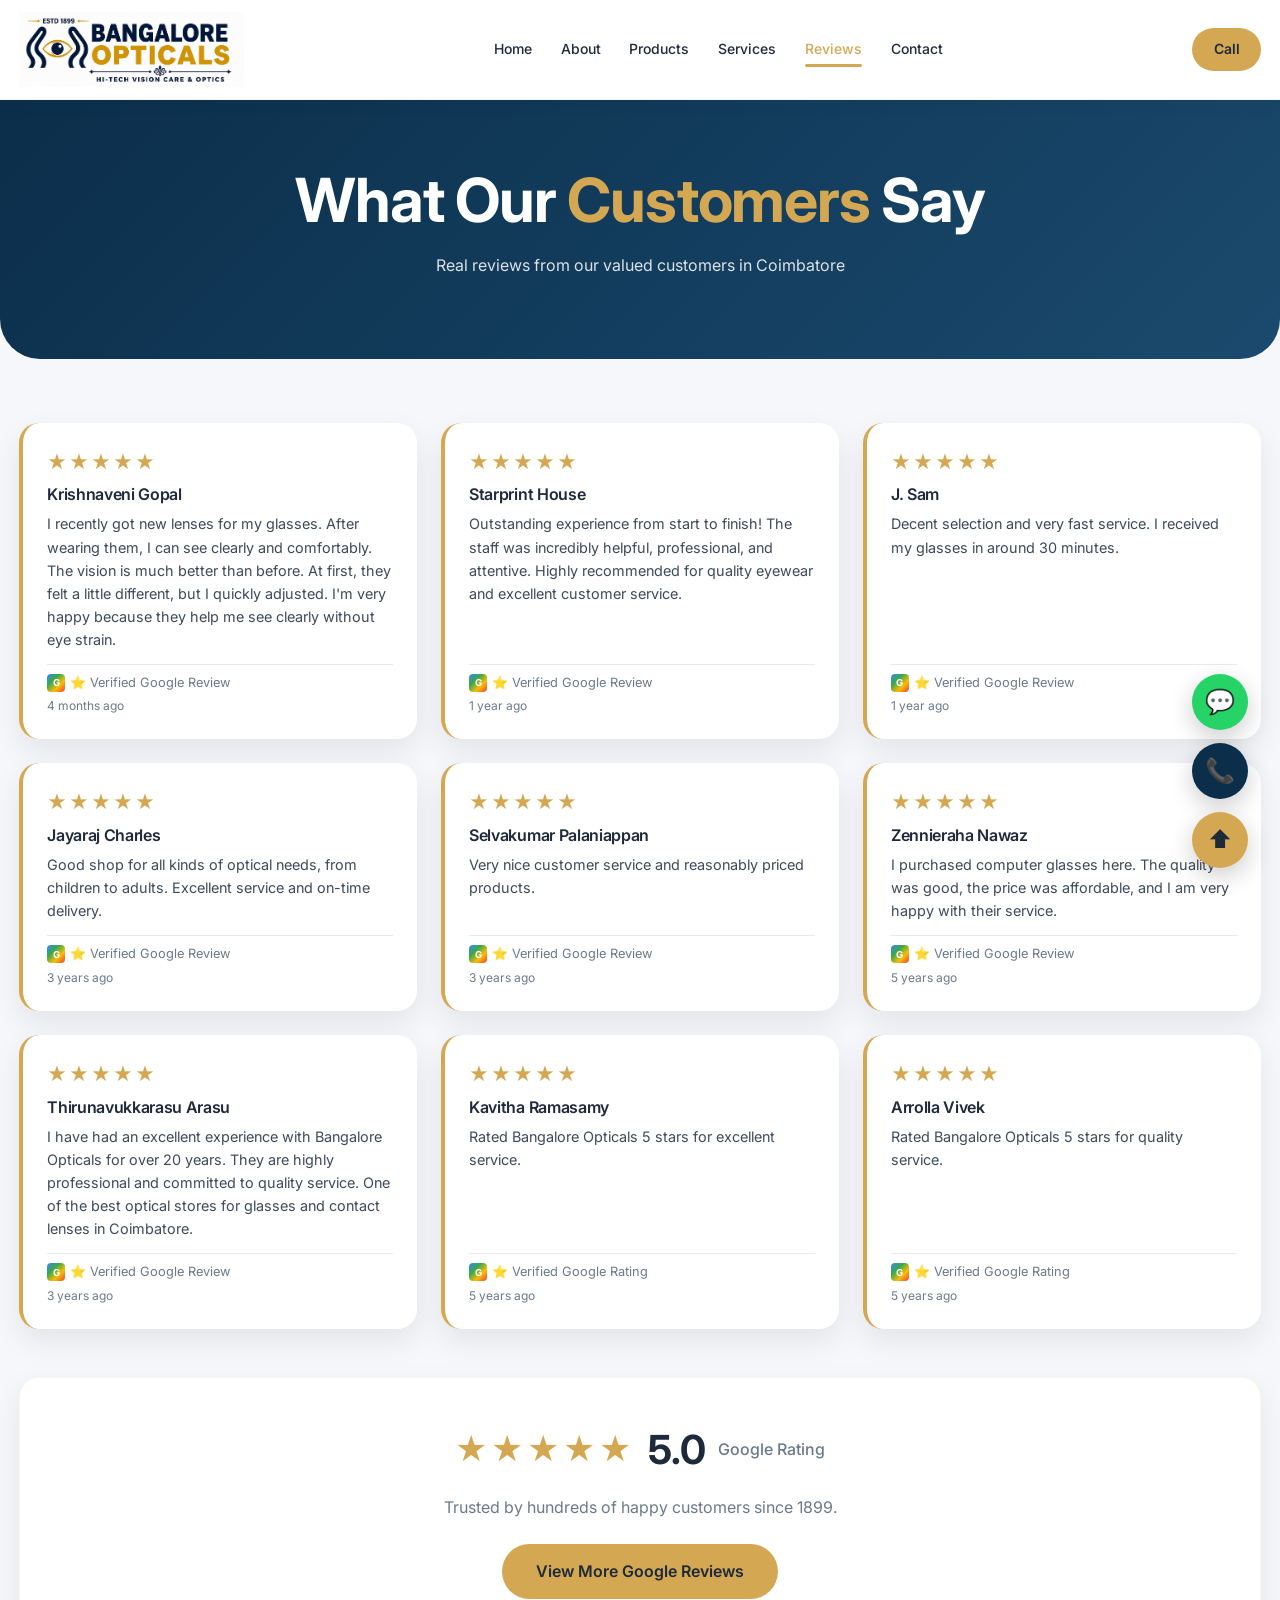
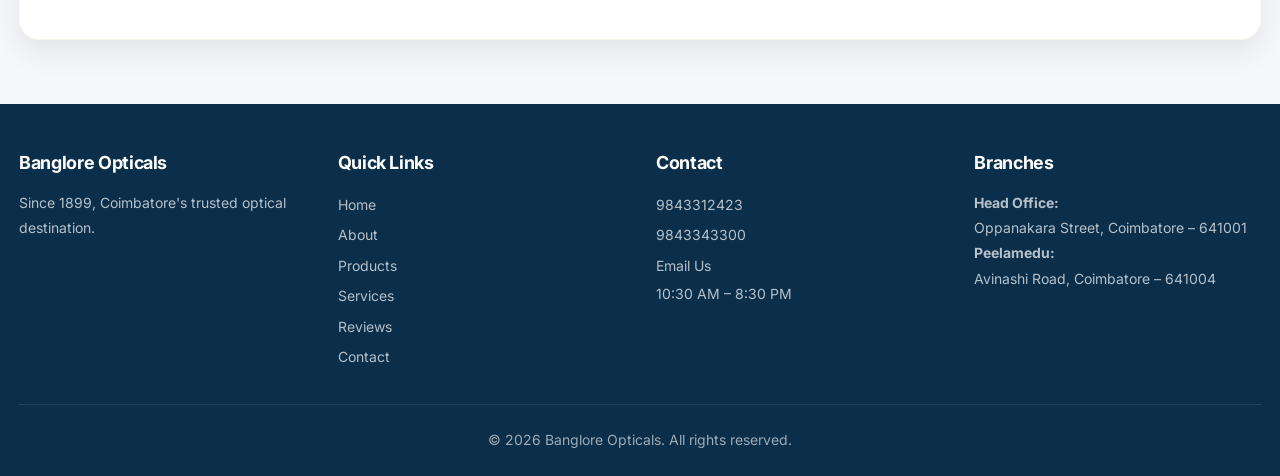
<file: testimonials.html>
<!DOCTYPE html>
<html lang="en">
<head>
    <!-- Google tag (gtag.js) -->
    <script async src="https://www.googletagmanager.com/gtag/js?id=G-YBCKCX7HHE"></script>
    <script>
      window.dataLayer = window.dataLayer || [];
      function gtag(){dataLayer.push(arguments);}
      gtag('js', new Date());
      gtag('config', 'G-YBCKCX7HHE');
    </script>
    
    <meta charset="UTF-8">
    <meta name="viewport" content="width=device-width, initial-scale=1.0">
    <title>Customer Reviews | Bangalore Opticals Coimbatore</title>
    <meta name="description" content="Read genuine customer reviews and testimonials for Bangalore Opticals, a trusted optical shop in Coimbatore. Trusted by generations for quality eyewear.">
    <meta name="keywords" content="Bangalore Opticals reviews, optical shop reviews Coimbatore, customer testimonials Coimbatore, eyewear reviews">
    <link rel="canonical" href="https://bangaloreopticals.in/testimonials.html">
    
    <meta property="og:title" content="Customer Reviews | Bangalore Opticals Coimbatore">
    <meta property="og:description" content="What our customers say about us.">
    <meta property="og:url" content="https://bangaloreopticals.in/testimonials.html">
    <meta property="og:site_name" content="Bangalore Opticals">
    <meta property="og:type" content="website">
    
    <link rel="icon" href="favicon.ico">
    <link rel="manifest" href="manifest.json">
    <link rel="preconnect" href="https://fonts.googleapis.com">
    <link rel="preconnect" href="https://fonts.gstatic.com" crossorigin>
    <link href="https://fonts.googleapis.com/css2?family=Inter:opsz,wght@14..32,300;14..32,400;14..32,500;14..32,600;14..32,700;14..32,800&display=swap" rel="stylesheet">
    <link rel="stylesheet" href="assets/css/style.css">
</head>
<body>
    <div data-component="header"></div>

    <main class="main-content">
        <section class="hero" style="padding: 4rem 0; border-radius: 0 0 40px 40px;">
            <div class="container text-center">
                <h1 style="color: var(--white);">What Our <span style="color: var(--accent);">Customers</span> Say</h1>
                <p style="color: rgba(255, 255, 255, 0.85); max-width: 700px; margin: 1rem auto;">Real reviews from our valued customers in Coimbatore</p>
            </div>
        </section>

        <section class="section">
            <div class="container">
                <div class="testimonial-grid">
                    <div class="testimonial-card">
                        <div class="stars">★★★★★</div>
                        <h4 class="reviewer-name">Krishnaveni Gopal</h4>
                        <p class="review-text">I recently got new lenses for my glasses. After wearing them, I can see clearly and comfortably. The vision is much better than before. At first, they felt a little different, but I quickly adjusted. I'm very happy because they help me see clearly without eye strain.</p>
                        <div class="review-footer">
                            <span class="google-badge">⭐ Verified Google Review</span>
                            <span class="review-time">4 months ago</span>
                        </div>
                    </div>

                    <div class="testimonial-card">
                        <div class="stars">★★★★★</div>
                        <h4 class="reviewer-name">Starprint House</h4>
                        <p class="review-text">Outstanding experience from start to finish! The staff was incredibly helpful, professional, and attentive. Highly recommended for quality eyewear and excellent customer service.</p>
                        <div class="review-footer">
                            <span class="google-badge">⭐ Verified Google Review</span>
                            <span class="review-time">1 year ago</span>
                        </div>
                    </div>

                    <div class="testimonial-card">
                        <div class="stars">★★★★★</div>
                        <h4 class="reviewer-name">J. Sam</h4>
                        <p class="review-text">Decent selection and very fast service. I received my glasses in around 30 minutes.</p>
                        <div class="review-footer">
                            <span class="google-badge">⭐ Verified Google Review</span>
                            <span class="review-time">1 year ago</span>
                        </div>
                    </div>

                    <div class="testimonial-card">
                        <div class="stars">★★★★★</div>
                        <h4 class="reviewer-name">Jayaraj Charles</h4>
                        <p class="review-text">Good shop for all kinds of optical needs, from children to adults. Excellent service and on-time delivery.</p>
                        <div class="review-footer">
                            <span class="google-badge">⭐ Verified Google Review</span>
                            <span class="review-time">3 years ago</span>
                        </div>
                    </div>

                    <div class="testimonial-card">
                        <div class="stars">★★★★★</div>
                        <h4 class="reviewer-name">Selvakumar Palaniappan</h4>
                        <p class="review-text">Very nice customer service and reasonably priced products.</p>
                        <div class="review-footer">
                            <span class="google-badge">⭐ Verified Google Review</span>
                            <span class="review-time">3 years ago</span>
                        </div>
                    </div>

                    <div class="testimonial-card">
                        <div class="stars">★★★★★</div>
                        <h4 class="reviewer-name">Zennieraha Nawaz</h4>
                        <p class="review-text">I purchased computer glasses here. The quality was good, the price was affordable, and I am very happy with their service.</p>
                        <div class="review-footer">
                            <span class="google-badge">⭐ Verified Google Review</span>
                            <span class="review-time">5 years ago</span>
                        </div>
                    </div>

                    <div class="testimonial-card">
                        <div class="stars">★★★★★</div>
                        <h4 class="reviewer-name">Thirunavukkarasu Arasu</h4>
                        <p class="review-text">I have had an excellent experience with Bangalore Opticals for over 20 years. They are highly professional and committed to quality service. One of the best optical stores for glasses and contact lenses in Coimbatore.</p>
                        <div class="review-footer">
                            <span class="google-badge">⭐ Verified Google Review</span>
                            <span class="review-time">3 years ago</span>
                        </div>
                    </div>

                    <div class="testimonial-card">
                        <div class="stars">★★★★★</div>
                        <h4 class="reviewer-name">Kavitha Ramasamy</h4>
                        <p class="review-text">Rated Bangalore Opticals 5 stars for excellent service.</p>
                        <div class="review-footer">
                            <span class="google-badge">⭐ Verified Google Rating</span>
                            <span class="review-time">5 years ago</span>
                        </div>
                    </div>

                    <div class="testimonial-card">
                        <div class="stars">★★★★★</div>
                        <h4 class="reviewer-name">Arrolla Vivek</h4>
                        <p class="review-text">Rated Bangalore Opticals 5 stars for quality service.</p>
                        <div class="review-footer">
                            <span class="google-badge">⭐ Verified Google Rating</span>
                            <span class="review-time">5 years ago</span>
                        </div>
                    </div>
                </div>

                <div class="google-rating-summary">
                    <div class="rating-display">
                        <span class="big-stars">★★★★★</span>
                        <span class="rating-score">5.0</span>
                        <span class="rating-label">Google Rating</span>
                    </div>
                    <p class="rating-description">Trusted by hundreds of happy customers since 1899.</p>
                    <a href="https://www.google.com/search?q=Bangalore+Opticals+Coimbatore" target="_blank" rel="noopener" class="btn btn-accent">
                        View More Google Reviews
                    </a>
                </div>
            </div>
        </section>
    </main>

    <div data-component="footer"></div>
    <div data-component="floating-buttons"></div>

    <script src="assets/js/components.js"></script>
    <script src="assets/js/main.js"></script>
</body>
</html>
</file>
<file: assets/css/style.css>
/* ========================================
   MAIN STYLESHEET - BANGALORE OPTICALS
   ======================================== */

/* ========================================
   ROOT VARIABLES
   ======================================== */

:root {
    --primary: #0b2e4a;
    --primary-light: #1a4a6e;
    --accent: #d4a853;
    --accent-light: #e8c97a;
    --white: #ffffff;
    --light: #f5f7fa;
    --gray-light: #e8eaed;
    --gray: #6b7a8a;
    --gray-dark: #3d4a5a;
    --dark: #1e2a3a;
    --shadow: 0 12px 30px rgba(0, 0, 0, 0.08);
    --shadow-lg: 0 20px 60px rgba(0, 0, 0, 0.12);
    --radius: 20px;
    --radius-sm: 12px;
    --transition: 0.3s cubic-bezier(0.25, 0.46, 0.45, 0.94);
    --font: 'Inter', -apple-system, BlinkMacSystemFont, sans-serif;
}

/* ========================================
   RESET
   ======================================== */

* {
    margin: 0;
    padding: 0;
    box-sizing: border-box;
}

html {
    scroll-behavior: smooth;
    scroll-padding-top: 100px;
}

body {
    font-family: var(--font);
    background: var(--light);
    color: var(--dark);
    line-height: 1.6;
    min-height: 100vh;
    display: flex;
    flex-direction: column;
}

img {
    display: block;
    max-width: 100%;
    height: auto;
}

a {
    text-decoration: none;
    color: inherit;
    transition: var(--transition);
}

ul {
    list-style: none;
}

button {
    cursor: pointer;
    font: inherit;
    border: none;
    background: none;
}

.container {
    max-width: 1280px;
    margin: 0 auto;
    padding: 0 1.2rem;
    width: 100%;
}

.section {
    padding: 4rem 0;
}

.text-center {
    text-align: center;
}

/* ========================================
   TYPOGRAPHY
   ======================================== */

h1, h2, h3, h4 {
    font-weight: 700;
    line-height: 1.2;
    letter-spacing: -0.02em;
}

h1 {
    font-size: clamp(2.2rem, 8vw, 3.8rem);
}

h2 {
    font-size: clamp(1.8rem, 5vw, 2.8rem);
    margin-bottom: 0.5rem;
}

h3 {
    font-size: clamp(1.2rem, 3vw, 1.6rem);
}

.section-title {
    text-align: center;
    margin-bottom: 2.5rem;
}

.section-title h2 span {
    color: var(--accent);
}

.section-title p {
    color: var(--gray);
    max-width: 600px;
    margin: 0 auto;
}

/* ========================================
   BUTTONS
   ======================================== */

.btn {
    display: inline-flex;
    align-items: center;
    justify-content: center;
    padding: 0.8rem 2rem;
    border-radius: 9999px;
    font-weight: 600;
    font-size: 1rem;
    transition: var(--transition);
    border: 2px solid transparent;
    cursor: pointer;
    text-align: center;
    min-height: 48px;
    position: relative;
    overflow: hidden;
}

.btn-accent {
    background: var(--accent);
    color: var(--dark);
}

.btn-accent:hover {
    background: var(--accent-light);
    transform: translateY(-2px);
    box-shadow: 0 8px 30px rgba(212, 168, 83, 0.3);
}

.btn-outline {
    background: transparent;
    border-color: var(--primary);
    color: var(--primary);
}

.btn-outline:hover {
    background: var(--primary);
    color: var(--white);
    transform: translateY(-2px);
}

.btn-outline-light {
    background: transparent;
    border-color: var(--white);
    color: var(--white);
}

.btn-outline-light:hover {
    background: var(--white);
    color: var(--primary);
    transform: translateY(-2px);
}

.btn-sm {
    padding: 0.5rem 1.2rem;
    font-size: 0.875rem;
    min-height: 40px;
}

.btn-lg {
    padding: 0.8rem 2.5rem;
    font-size: 1.1rem;
    min-height: 52px;
}

/* ========================================
   HEADER - INCREASED LOGO SIZE
   ======================================== */

.header {
    position: sticky;
    top: 0;
    z-index: 1000;
    background: rgba(255, 255, 255, 0.95);
    backdrop-filter: blur(12px);
    -webkit-backdrop-filter: blur(12px);
    box-shadow: 0 1px 20px rgba(0, 0, 0, 0.04);
    border-bottom: 1px solid rgba(0, 0, 0, 0.04);
    height: 100px;
    transition: var(--transition);
}

.header .container {
    display: flex;
    align-items: center;
    justify-content: space-between;
    height: 100%;
    max-width: 1280px;
    margin: 0 auto;
    padding: 0 1.2rem;
    width: 100%;
}

/* Logo - Increased size */
.logo {
    display: flex;
    align-items: center;
    flex-shrink: 0;
    min-width: 140px;
}

.logo img {
    height: 75px;
    width: auto;
    display: block;
    object-fit: contain;
    max-height: 75px;
}

.logo span {
    display: none !important;
}

/* Desktop Navigation */
.nav {
    display: flex;
    align-items: center;
    justify-content: center;
    gap: 1.8rem;
    flex: 1;
}

.nav a {
    font-weight: 500;
    font-size: 0.875rem;
    color: var(--dark);
    position: relative;
    padding: 0.25rem 0;
    text-decoration: none;
    transition: var(--transition);
}

.nav a::after {
    content: '';
    position: absolute;
    bottom: -2px;
    left: 0;
    width: 0;
    height: 2.5px;
    background: var(--accent);
    transition: var(--transition);
    border-radius: 9999px;
}

.nav a:hover::after,
.nav a.active::after {
    width: 100%;
}

.nav a:hover,
.nav a.active {
    color: var(--accent);
}

.nav-actions {
    display: flex;
    align-items: center;
    gap: 0.8rem;
    flex-shrink: 0;
}

.hamburger {
    display: none;
    flex-direction: column;
    gap: 5px;
    padding: 0.4rem;
    cursor: pointer;
    background: none;
    border: none;
}

.hamburger span {
    display: block;
    width: 28px;
    height: 2.5px;
    background: var(--dark);
    border-radius: 9999px;
    transition: var(--transition);
    transform-origin: center;
}

.hamburger.active span:nth-child(1) {
    transform: rotate(45deg) translate(5px, 5px);
}

.hamburger.active span:nth-child(2) {
    opacity: 0;
    transform: scaleX(0);
}

.hamburger.active span:nth-child(3) {
    transform: rotate(-45deg) translate(5px, -5px);
}

.mobile-menu {
    display: none;
    flex-direction: column;
    gap: 1rem;
    padding: 1.5rem;
    background: var(--white);
    border-radius: var(--radius-sm);
    box-shadow: var(--shadow);
    position: absolute;
    top: 104px;
    left: 1.2rem;
    right: 1.2rem;
    z-index: 1000;
}

.mobile-menu.open {
    display: flex;
    animation: slideDown 0.3s ease;
}

.mobile-menu a {
    padding: 0.5rem 0;
    font-weight: 500;
    color: var(--dark);
    border-bottom: 1px solid var(--gray-light);
    text-decoration: none;
}

.mobile-menu a:last-child {
    border-bottom: none;
}

.mobile-menu a:hover,
.mobile-menu a.active {
    color: var(--accent);
    padding-left: 0.5rem;
}

@keyframes slideDown {
    from {
        opacity: 0;
        transform: translateY(-10px);
    }
    to {
        opacity: 1;
        transform: translateY(0);
    }
}

/* ========================================
   HERO
   ======================================== */

.hero {
    background: linear-gradient(135deg, var(--primary) 0%, var(--primary-light) 100%);
    color: var(--white);
    padding: 5rem 0;
    border-radius: 0 0 40px 40px;
}

.hero-grid {
    display: grid;
    grid-template-columns: 1fr 1fr;
    gap: 3rem;
    align-items: center;
}

.hero-content h1 {
    color: var(--white);
    margin-bottom: 0.8rem;
}

.hero-content .highlight {
    color: var(--accent);
}

.hero-content p {
    color: rgba(255, 255, 255, 0.85);
    font-size: 1.125rem;
    max-width: 500px;
    margin-bottom: 2rem;
}

.hero-badge {
    display: inline-block;
    background: rgba(212, 168, 83, 0.15);
    padding: 0.4rem 1.2rem;
    border-radius: 9999px;
    font-size: 0.875rem;
    border: 1px solid rgba(212, 168, 83, 0.3);
    color: var(--accent-light);
    margin-bottom: 1.2rem;
}

.hero-buttons {
    display: flex;
    gap: 1rem;
    flex-wrap: wrap;
}

.hero-image {
    width: 100%;
    height: clamp(320px, 60vh, 650px);
    border-radius: var(--radius);
    overflow: hidden;
    box-shadow: 0 20px 60px rgba(0, 0, 0, 0.3);
}

.hero-image img {
    width: 100%;
    height: 100%;
    object-fit: cover;
    display: block;
}

/* ========================================
   ABOUT
   ======================================== */

.about-grid {
    display: grid;
    grid-template-columns: 1fr 1fr;
    gap: 2.5rem;
    align-items: center;
}

.about-content h3 {
    margin-bottom: 0.8rem;
}

.about-content p {
    margin-bottom: 1.2rem;
    color: var(--gray-dark);
}

.stats-grid {
    display: grid;
    grid-template-columns: 1fr 1fr;
    gap: 1rem;
}

.stat-card {
    background: rgba(255, 255, 255, 0.7);
    backdrop-filter: blur(8px);
    -webkit-backdrop-filter: blur(8px);
    border-radius: var(--radius);
    padding: 1.8rem;
    text-align: center;
    box-shadow: var(--shadow);
    border: 1px solid rgba(255, 255, 255, 0.2);
    transition: var(--transition);
}

.stat-card:hover {
    transform: translateY(-4px);
}

.stat-card h3 {
    color: var(--accent);
    font-size: 1.875rem;
    margin-bottom: 0.25rem;
}

.stat-card p {
    color: var(--gray);
    font-size: 0.875rem;
    margin: 0;
}

/* ========================================
   GLASS CARD
   ======================================== */

.glass-card {
    background: rgba(255, 255, 255, 0.7);
    backdrop-filter: blur(8px);
    -webkit-backdrop-filter: blur(8px);
    border-radius: var(--radius);
    padding: 1.8rem;
    box-shadow: var(--shadow);
    border: 1px solid rgba(255, 255, 255, 0.2);
    transition: var(--transition);
}

.glass-card:hover {
    transform: translateY(-6px);
    box-shadow: 0 20px 40px rgba(0, 0, 0, 0.08);
}

.glass-card p {
    color: var(--gray-dark);
    margin: 0;
}

/* ========================================
   GRID
   ======================================== */

.grid-2 {
    display: grid;
    grid-template-columns: repeat(2, 1fr);
    gap: 2rem;
}

.grid-3 {
    display: grid;
    grid-template-columns: repeat(3, 1fr);
    gap: 2rem;
}

.grid-4 {
    display: grid;
    grid-template-columns: repeat(4, 1fr);
    gap: 1.8rem;
}

/* ========================================
   HOME PAGE - PRODUCTS & SERVICES
   ======================================== */

/* Product Grid Home - 4 Products */
.product-grid-home {
    display: grid;
    grid-template-columns: repeat(4, 1fr);
    gap: 1.5rem;
}

.product-card-home {
    background: var(--white);
    border-radius: var(--radius);
    overflow: hidden;
    box-shadow: var(--shadow);
    transition: var(--transition);
    display: flex;
    flex-direction: column;
}

.product-card-home:hover {
    transform: translateY(-6px);
    box-shadow: var(--shadow-lg);
}

.product-image-wrapper-home {
    width: 100%;
    height: 220px;
    overflow: hidden;
    background: #f8f9fa;
}

.product-image-wrapper-home img {
    width: 100%;
    height: 100%;
    object-fit: cover;
    display: block;
    transition: transform 0.4s ease;
}

.product-card-home:hover .product-image-wrapper-home img {
    transform: scale(1.05);
}

.product-info-home {
    padding: 1rem;
    flex: 1;
    display: flex;
    flex-direction: column;
}

.product-info-home h4 {
    font-size: 1rem;
    margin-bottom: 0.25rem;
    color: var(--dark);
}

.product-info-home p {
    color: var(--gray);
    font-size: 0.85rem;
    margin-bottom: 0.8rem;
    flex: 1;
    line-height: 1.5;
}

.product-info-home .btn {
    align-self: flex-start;
}

/* Service Grid Home - 3 Services */
.service-grid-home {
    display: grid;
    grid-template-columns: repeat(3, 1fr);
    gap: 1.5rem;
}

.service-card-home {
    background: var(--white);
    border-radius: var(--radius);
    overflow: hidden;
    box-shadow: var(--shadow);
    transition: var(--transition);
    display: flex;
    flex-direction: column;
}

.service-card-home:hover {
    transform: translateY(-6px);
    box-shadow: var(--shadow-lg);
}

.service-image-wrapper-home {
    width: 100%;
    height: 200px;
    overflow: hidden;
    background: var(--light);
}

.service-image-wrapper-home img {
    width: 100%;
    height: 100%;
    object-fit: cover;
    display: block;
    transition: transform 0.4s ease;
}

.service-card-home:hover .service-image-wrapper-home img {
    transform: scale(1.05);
}

.service-info-home {
    padding: 1rem;
    flex: 1;
    display: flex;
    flex-direction: column;
}

.service-info-home h4 {
    font-size: 1rem;
    margin-bottom: 0.25rem;
    color: var(--dark);
}

.service-info-home p {
    color: var(--gray);
    font-size: 0.85rem;
    margin-bottom: 0.8rem;
    flex: 1;
    line-height: 1.5;
}

.service-info-home .btn {
    align-self: flex-start;
}

/* Brands Grid Home */
.brands-grid-home {
    display: grid;
    grid-template-columns: repeat(4, 1fr);
    gap: 1.5rem;
}

.brand-card-home {
    background: var(--white);
    border-radius: var(--radius-sm);
    padding: 1.5rem;
    text-align: center;
    box-shadow: var(--shadow);
    transition: var(--transition);
    border: 1px solid rgba(212, 168, 83, 0.05);
}

.brand-card-home:hover {
    transform: scale(1.04);
    border-color: var(--accent);
    box-shadow: 0 12px 30px rgba(212, 168, 83, 0.15);
}

.brand-logo-wrapper-home {
    width: 100%;
    height: 50px;
    display: flex;
    align-items: center;
    justify-content: center;
    margin-bottom: 0.5rem;
}

.brand-logo-wrapper-home img {
    height: 100%;
    width: auto;
    max-width: 100%;
    object-fit: contain;
    display: block;
}

.brand-card-home h4 {
    font-size: 1rem;
    margin-bottom: 0.25rem;
}

.brand-card-home p {
    font-size: 0.875rem;
    color: var(--gray);
    margin: 0;
}

/* ========================================
   PRODUCTS PAGE - FULL CATALOGUE
   ======================================== */

.product-grid-full {
    display: grid;
    grid-template-columns: repeat(4, 1fr);
    gap: 1.5rem;
}

.product-card-full {
    background: var(--white);
    border-radius: var(--radius);
    overflow: hidden;
    box-shadow: var(--shadow);
    transition: var(--transition);
    display: flex;
    flex-direction: column;
}

.product-card-full:hover {
    transform: translateY(-6px);
    box-shadow: var(--shadow-lg);
}

.product-image-wrapper-full {
    width: 100%;
    height: 220px;
    overflow: hidden;
    background: #f8f9fa;
}

.product-image-wrapper-full img {
    width: 100%;
    height: 100%;
    object-fit: cover;
    display: block;
    transition: transform 0.4s ease;
}

.product-card-full:hover .product-image-wrapper-full img {
    transform: scale(1.05);
}

.product-info-full {
    padding: 1rem;
    flex: 1;
    display: flex;
    flex-direction: column;
}

.product-info-full h4 {
    font-size: 1rem;
    margin-bottom: 0.25rem;
    color: var(--dark);
}

.product-info-full p {
    color: var(--gray);
    font-size: 0.85rem;
    margin-bottom: 0.8rem;
    flex: 1;
    line-height: 1.5;
}

.product-info-full .btn {
    align-self: flex-start;
}

/* ========================================
   SERVICES PAGE
   ======================================== */

.services-hero {
    background: linear-gradient(135deg, var(--primary) 0%, var(--primary-light) 70%, rgba(11, 46, 74, 0.9) 100%);
    color: var(--white);
    padding: 5rem 0;
    border-radius: 0 0 40px 40px;
    position: relative;
    overflow: hidden;
}

.services-hero-content {
    text-align: center;
    max-width: 800px;
    margin: 0 auto;
    position: relative;
    z-index: 1;
}

.services-hero-badge {
    display: inline-block;
    background: rgba(212, 168, 83, 0.15);
    padding: 0.4rem 1.2rem;
    border-radius: 9999px;
    font-size: 0.875rem;
    border: 1px solid rgba(212, 168, 83, 0.3);
    color: var(--accent-light);
    margin-bottom: 1.2rem;
}

.services-hero h1 {
    color: var(--white);
    font-size: clamp(2.5rem, 6vw, 4rem);
    margin-bottom: 0.8rem;
}

.services-hero h1 span {
    color: var(--accent);
}

.services-hero p {
    color: rgba(255, 255, 255, 0.85);
    font-size: 1.125rem;
    max-width: 600px;
    margin: 0 auto 2rem;
    line-height: 1.8;
}

.services-hero-buttons {
    display: flex;
    gap: 1rem;
    justify-content: center;
    flex-wrap: wrap;
}

.services-gallery-grid {
    display: grid;
    grid-template-columns: repeat(3, 1fr);
    gap: 1rem;
}

.services-gallery-item {
    position: relative;
    border-radius: var(--radius-sm);
    overflow: hidden;
    aspect-ratio: 4/3;
}

.services-gallery-item img {
    width: 100%;
    height: 100%;
    object-fit: cover;
    display: block;
    transition: transform 0.4s ease;
}

.services-gallery-item:hover img {
    transform: scale(1.05);
}

.services-gallery-item .gallery-label {
    position: absolute;
    bottom: 0;
    left: 0;
    right: 0;
    padding: 0.5rem;
    background: linear-gradient(to top, rgba(0,0,0,0.7), transparent);
    color: var(--white);
    font-size: 0.8rem;
    text-align: center;
    font-weight: 500;
}

.services-grid-full {
    display: grid;
    grid-template-columns: repeat(4, 1fr);
    gap: 1.5rem;
}

.service-card-modern {
    background: var(--white);
    border-radius: var(--radius);
    padding: 1.5rem 1rem;
    text-align: center;
    box-shadow: var(--shadow);
    transition: var(--transition);
    border: 1px solid rgba(212, 168, 83, 0.05);
    display: flex;
    flex-direction: column;
    align-items: center;
}

.service-card-modern:hover {
    transform: translateY(-6px);
    box-shadow: var(--shadow-lg);
    border-color: var(--accent);
}

.service-card-modern .service-icon-wrapper {
    width: 60px;
    height: 60px;
    background: rgba(212, 168, 83, 0.1);
    border-radius: 50%;
    display: flex;
    align-items: center;
    justify-content: center;
    margin-bottom: 0.5rem;
}

.service-card-modern .service-icon {
    font-size: 1.8rem;
    line-height: 1;
}

.service-card-modern .service-card-content {
    flex: 1;
    display: flex;
    flex-direction: column;
}

.service-card-modern h4 {
    font-size: 0.9rem;
    margin-bottom: 0.5rem;
    color: var(--dark);
}

.service-card-modern p {
    font-size: 0.8rem;
    color: var(--gray);
    margin-bottom: 0.8rem;
    flex: 1;
    line-height: 1.4;
}

.service-card-modern .btn {
    align-self: center;
    font-size: 0.75rem;
    padding: 0.35rem 1rem;
    min-height: 32px;
}

/* Feature Grid */
.feature-grid {
    display: grid;
    grid-template-columns: repeat(4, 1fr);
    gap: 1.5rem;
}

.feature-card-modern {
    background: var(--white);
    border-radius: var(--radius);
    padding: 1.5rem;
    text-align: center;
    box-shadow: var(--shadow);
    transition: var(--transition);
    border: 1px solid rgba(212, 168, 83, 0.05);
}

.feature-card-modern:hover {
    transform: translateY(-4px);
    box-shadow: var(--shadow-lg);
    border-color: var(--accent);
}

.feature-card-modern .feature-icon {
    font-size: 2rem;
    display: block;
    margin-bottom: 0.5rem;
}

.feature-card-modern h4 {
    font-size: 0.9rem;
    margin-bottom: 0.25rem;
    color: var(--dark);
}

.feature-card-modern p {
    font-size: 0.8rem;
    color: var(--gray);
    margin: 0;
}

/* Process Timeline */
.process-timeline {
    max-width: 700px;
    margin: 0 auto;
    display: flex;
    flex-direction: column;
    align-items: center;
    gap: 0.5rem;
}

.timeline-step {
    display: flex;
    align-items: center;
    gap: 1.5rem;
    background: var(--white);
    padding: 1rem 1.5rem;
    border-radius: var(--radius);
    box-shadow: var(--shadow);
    width: 100%;
    transition: var(--transition);
    border-left: 4px solid var(--accent);
}

.timeline-step:hover {
    transform: translateX(6px);
    box-shadow: var(--shadow-lg);
}

.step-circle {
    width: 40px;
    height: 40px;
    background: var(--accent);
    color: var(--dark);
    border-radius: 50%;
    display: flex;
    align-items: center;
    justify-content: center;
    font-weight: 700;
    font-size: 0.85rem;
    flex-shrink: 0;
}

.timeline-step .step-content h4 {
    font-size: 0.95rem;
    margin-bottom: 0.1rem;
    color: var(--dark);
}

.timeline-step .step-content p {
    font-size: 0.8rem;
    color: var(--gray);
    margin: 0;
}

.timeline-arrow {
    font-size: 1.5rem;
    color: var(--accent);
    font-weight: 700;
}

/* CTA Premium */
.cta-premium {
    background: linear-gradient(135deg, var(--primary) 0%, var(--primary-light) 100%);
    padding: 3rem 0;
    border-radius: 40px 40px 0 0;
    margin-top: 2rem;
}

.cta-content {
    text-align: center;
    max-width: 700px;
    margin: 0 auto;
    color: var(--white);
}

.cta-content h2 {
    color: var(--white);
    font-size: clamp(1.8rem, 4vw, 2.8rem);
    margin-bottom: 0.8rem;
}

.cta-content p {
    color: rgba(255, 255, 255, 0.85);
    margin-bottom: 1.5rem;
    font-size: 1.1rem;
    line-height: 1.8;
}

.cta-buttons {
    display: flex;
    gap: 1rem;
    justify-content: center;
    flex-wrap: wrap;
}

/* ========================================
   BRANCHES
   ======================================== */

.branch-grid {
    display: grid;
    grid-template-columns: repeat(2, 1fr);
    gap: 1.5rem;
}

.branch-card {
    background: var(--white);
    border-radius: var(--radius);
    padding: 1.8rem;
    box-shadow: var(--shadow);
    border-left: 6px solid var(--accent);
    transition: var(--transition);
}

.branch-card:hover {
    transform: translateY(-4px);
    box-shadow: 0 20px 50px rgba(0, 0, 0, 0.1);
}

.branch-icon {
    font-size: 2.5rem;
    margin-bottom: 0.5rem;
}

.branch-card h3 {
    margin-bottom: 0.5rem;
}

.branch-card .address {
    color: var(--gray-dark);
    font-size: 0.875rem;
    margin-bottom: 0.5rem;
}

.branch-card .phone,
.branch-card .hours {
    color: var(--gray);
    font-size: 0.875rem;
    margin-bottom: 0.25rem;
}

.branch-card .phone a {
    color: var(--primary);
}

.branch-card .phone a:hover {
    color: var(--accent);
}

.branch-actions {
    display: flex;
    flex-wrap: wrap;
    gap: 0.5rem;
    margin-top: 1rem;
}

.branch-actions .btn {
    font-size: 0.75rem;
    padding: 0.4rem 1rem;
    min-height: 34px;
}

/* ========================================
   GALLERY
   ======================================== */

.gallery-grid {
    display: grid;
    grid-template-columns: repeat(auto-fit, minmax(200px, 1fr));
    gap: 0.8rem;
}

.gallery-image-wrapper {
    width: 100%;
    aspect-ratio: 3/2;
    overflow: hidden;
    border-radius: var(--radius-sm);
    transition: var(--transition);
}

.gallery-image-wrapper:hover {
    transform: scale(1.04);
}

.gallery-image-wrapper img {
    width: 100%;
    height: 100%;
    object-fit: cover;
    display: block;
}

/* ========================================
   TESTIMONIALS
   ======================================== */

.testimonial-grid {
    display: grid;
    grid-template-columns: repeat(3, 1fr);
    gap: 1.5rem;
}

.testimonial-card {
    background: var(--white);
    border-radius: var(--radius);
    padding: 1.5rem;
    box-shadow: var(--shadow);
    border-left: 4px solid var(--accent);
    transition: var(--transition);
    display: flex;
    flex-direction: column;
    height: 100%;
    min-height: 200px;
}

.testimonial-card:hover {
    transform: translateY(-4px);
    box-shadow: var(--shadow-lg);
}

.testimonial-card .stars {
    color: var(--accent);
    font-size: 1.2rem;
    letter-spacing: 2px;
    margin-bottom: 0.5rem;
}

.testimonial-card .reviewer-name {
    font-size: 1rem;
    font-weight: 600;
    color: var(--dark);
    margin-bottom: 0.5rem;
}

.testimonial-card .review-text {
    color: var(--gray-dark);
    font-size: 0.9rem;
    line-height: 1.6;
    margin-bottom: 0.8rem;
    flex: 1;
    display: -webkit-box;
    -webkit-line-clamp: 6;
    -webkit-box-orient: vertical;
    overflow: hidden;
}

.testimonial-card .review-footer {
    display: flex;
    flex-direction: column;
    gap: 0.2rem;
    margin-top: auto;
    padding-top: 0.5rem;
    border-top: 1px solid var(--gray-light);
}

.testimonial-card .google-badge {
    font-size: 0.8rem;
    color: var(--gray);
    display: flex;
    align-items: center;
    gap: 0.3rem;
}

.testimonial-card .google-badge::before {
    content: 'G';
    display: inline-flex;
    align-items: center;
    justify-content: center;
    background: linear-gradient(135deg, #4285F4, #34A853, #FBBC04, #EA4335);
    color: white;
    font-weight: 700;
    font-size: 0.6rem;
    width: 18px;
    height: 18px;
    border-radius: 4px;
    flex-shrink: 0;
}

.testimonial-card .review-time {
    font-size: 0.75rem;
    color: var(--gray);
}

/* Google Rating Summary */
.google-rating-summary {
    text-align: center;
    margin-top: 3rem;
    padding: 2.5rem;
    background: var(--white);
    border-radius: var(--radius);
    box-shadow: var(--shadow);
    border: 1px solid rgba(212, 168, 83, 0.1);
}

.google-rating-summary .rating-display {
    display: flex;
    align-items: center;
    justify-content: center;
    gap: 0.8rem;
    flex-wrap: wrap;
}

.google-rating-summary .big-stars {
    font-size: 2rem;
    color: var(--accent);
    letter-spacing: 4px;
}

.google-rating-summary .rating-score {
    font-size: 2.5rem;
    font-weight: 700;
    color: var(--dark);
}

.google-rating-summary .rating-label {
    font-size: 1rem;
    color: var(--gray);
    font-weight: 500;
}

.google-rating-summary .rating-description {
    color: var(--gray);
    font-size: 1rem;
    margin: 0.8rem 0 1.5rem;
}

.google-rating-summary .btn {
    min-width: 220px;
}

/* ========================================
   CONTACT
   ======================================== */

.contact-grid {
    display: grid;
    grid-template-columns: 1fr 1fr;
    gap: 2.5rem;
}

.contact-item {
    display: flex;
    align-items: flex-start;
    gap: 1rem;
    margin-bottom: 1.2rem;
    padding: 0.5rem;
    border-radius: var(--radius-sm);
    transition: var(--transition);
}

.contact-item:hover {
    background: rgba(212, 168, 83, 0.05);
}

.contact-icon {
    font-size: 1.5rem;
    flex-shrink: 0;
    margin-top: 2px;
    width: 40px;
    text-align: center;
}

.contact-item h5 {
    font-weight: 600;
    margin-bottom: 2px;
}

.contact-item p {
    color: var(--gray);
    margin: 0;
}

.contact-item a {
    color: var(--primary);
}

.contact-item a:hover {
    color: var(--accent);
}

.contact-form input,
.contact-form textarea,
.contact-form select {
    width: 100%;
    padding: 0.8rem 1.2rem;
    border: 2px solid var(--gray-light);
    border-radius: var(--radius-sm);
    font-size: 1rem;
    margin-bottom: 1rem;
    font-family: inherit;
    transition: var(--transition);
    background: var(--white);
    color: var(--dark);
}

.contact-form input:focus,
.contact-form textarea:focus,
.contact-form select:focus {
    border-color: var(--accent);
    outline: none;
    box-shadow: 0 0 0 4px rgba(212, 168, 83, 0.1);
}

.contact-form textarea {
    resize: vertical;
    min-height: 120px;
}

.contact-form select {
    appearance: auto;
    cursor: pointer;
}

/* ========================================
   FOOTER
   ======================================== */

.footer {
    background: var(--primary);
    color: rgba(255, 255, 255, 0.85);
    padding: 3rem 0 1.5rem;
    margin-top: auto;
}

.footer-grid {
    display: grid;
    grid-template-columns: repeat(auto-fit, minmax(200px, 1fr));
    gap: 2rem;
    margin-bottom: 2rem;
}

.footer h4 {
    color: var(--white);
    font-size: 1.125rem;
    margin-bottom: 1rem;
}

.footer p {
    color: rgba(255, 255, 255, 0.7);
    font-size: 0.875rem;
    line-height: 1.8;
}

.footer a {
    display: block;
    color: rgba(255, 255, 255, 0.7);
    font-size: 0.875rem;
    padding: 0.25rem 0;
    transition: var(--transition);
}

.footer a:hover {
    color: var(--accent);
    padding-left: 0.5rem;
}

.footer-bottom {
    border-top: 1px solid rgba(255, 255, 255, 0.1);
    padding-top: 1.5rem;
    text-align: center;
    font-size: 0.875rem;
    color: rgba(255, 255, 255, 0.6);
}

/* ========================================
   FLOATING BUTTONS
   ======================================== */

.floating {
    position: fixed;
    bottom: 2rem;
    right: 2rem;
    display: flex;
    flex-direction: column;
    gap: 0.8rem;
    z-index: 999;
}

.floating a {
    display: flex;
    align-items: center;
    justify-content: center;
    width: 56px;
    height: 56px;
    border-radius: 50%;
    box-shadow: 0 8px 24px rgba(0, 0, 0, 0.2);
    transition: var(--transition);
    font-size: 1.5rem;
    color: var(--white);
}

.floating a:hover {
    transform: scale(1.1);
}

.floating .wa {
    background: #25D366;
}

.floating .call {
    background: var(--primary);
}

.floating .top {
    background: var(--accent);
    color: var(--dark);
}

/* ========================================
   ANIMATIONS
   ======================================== */

/* Fade Up */
.fade-up {
    opacity: 0;
    transform: translateY(30px);
    transition: all 0.6s cubic-bezier(0.25, 0.46, 0.45, 0.94);
}

.fade-up.visible {
    opacity: 1;
    transform: translateY(0);
}

/* Fade In */
.fade-in {
    opacity: 0;
    transition: opacity 0.6s ease;
}

.fade-in.visible {
    opacity: 1;
}

/* Slide Up */
.slide-up {
    opacity: 0;
    transform: translateY(40px);
    transition: all 0.7s cubic-bezier(0.25, 0.46, 0.45, 0.94);
}

.slide-up.visible {
    opacity: 1;
    transform: translateY(0);
}

/* Section Reveal */
.section-reveal {
    opacity: 0;
    transform: translateY(30px);
    transition: all 0.8s cubic-bezier(0.25, 0.46, 0.45, 0.94);
}

.section-reveal.visible {
    opacity: 1;
    transform: translateY(0);
}

/* Hover Lift */
.hover-lift {
    transition: var(--transition);
}

.hover-lift:hover {
    transform: translateY(-4px);
    box-shadow: var(--shadow-lg);
}

/* ========================================
   RESPONSIVE HEADER - INCREASED LOGO SIZE
   ======================================== */

@media (max-width: 992px) {
    .header {
        height: 95px;
    }
}

@media (max-width: 768px) {
    .header {
        height: 85px;
    }
    
    .logo {
        min-width: 90px;
    }
    
    .logo img {
        height: 65px;
        max-height: 65px;
    }
    
    .nav {
        display: none !important;
    }
    
    .hamburger {
        display: flex !important;
    }
    
    .mobile-menu {
        top: 89px;
    }
    
    .hero {
        padding: 3rem 0;
        border-radius: 0 0 30px 30px;
    }
    
    .hero-grid {
        gap: 1.5rem;
    }
    
    .hero-content h1 {
        font-size: 2.2rem;
    }
    
    .hero-content p {
        font-size: 1rem;
    }
    
    .hero-image {
        height: clamp(250px, 40vh, 350px);
    }
    
    .section {
        padding: 2.5rem 0;
    }
    
    .product-grid-home {
        grid-template-columns: repeat(2, 1fr);
        gap: 1rem;
    }
    
    .product-image-wrapper-home {
        height: 180px;
    }
    
    .product-grid-full {
        grid-template-columns: repeat(2, 1fr);
        gap: 1rem;
    }
    
    .product-image-wrapper-full {
        height: 180px;
    }
    
    .service-grid-home {
        grid-template-columns: 1fr 1fr;
        gap: 1rem;
    }
    
    .service-image-wrapper-home {
        height: 160px;
    }
    
    .services-grid-full {
        grid-template-columns: repeat(2, 1fr);
        gap: 1rem;
    }
    
    .services-gallery-grid {
        grid-template-columns: repeat(2, 1fr);
    }
    
    .brands-grid-home {
        grid-template-columns: repeat(2, 1fr);
        gap: 1rem;
    }
    
    .feature-grid {
        grid-template-columns: 1fr 1fr;
        gap: 1rem;
    }
    
    .services-hero {
        padding: 3rem 0;
        border-radius: 0 0 30px 30px;
    }
    
    .services-hero h1 {
        font-size: 2.2rem;
    }
    
    .cta-premium {
        padding: 2rem 0;
        border-radius: 30px 30px 0 0;
    }
    
    .cta-buttons {
        flex-direction: column;
        align-items: center;
    }
    
    .cta-buttons .btn {
        width: 100%;
        max-width: 300px;
    }
    
    .testimonial-grid {
        grid-template-columns: 1fr;
        gap: 1rem;
    }
    
    .testimonial-card {
        min-height: 180px;
        padding: 1.2rem;
    }
    
    .testimonial-card .review-text {
        -webkit-line-clamp: 8;
    }
    
    .google-rating-summary {
        padding: 1.8rem;
        margin-top: 2rem;
    }
    
    .google-rating-summary .big-stars {
        font-size: 1.6rem;
    }
    
    .google-rating-summary .rating-score {
        font-size: 2rem;
    }
    
    .footer-grid {
        grid-template-columns: 1fr 1fr;
    }
    
    .floating {
        bottom: 1rem;
        right: 1rem;
    }
    
    .floating a {
        width: 48px;
        height: 48px;
        font-size: 1.2rem;
    }
}

@media (max-width: 480px) {
    .header {
        height: 75px;
    }
    
    .logo {
        min-width: 70px;
    }
    
    .logo img {
        height: 55px;
        max-height: 55px;
    }
    
    .mobile-menu {
        top: 79px;
    }
    
    .nav-actions .btn {
        padding: 0.4rem 0.8rem;
        font-size: 0.75rem;
        min-height: 32px;
    }
    
    .container {
        padding: 0 1rem;
    }
    
    .hero {
        padding: 2rem 0;
        border-radius: 0 0 20px 20px;
    }
    
    .hero-content h1 {
        font-size: 1.8rem;
    }
    
    .hero-badge {
        font-size: 0.75rem;
        padding: 0.3rem 0.8rem;
    }
    
    .hero-buttons {
        flex-direction: column;
        align-items: center;
    }
    
    .hero-buttons .btn {
        width: 100%;
        max-width: 280px;
    }
    
    .hero-image {
        height: clamp(200px, 30vh, 280px);
    }
    
    .product-grid-home {
        grid-template-columns: 1fr 1fr;
        gap: 0.8rem;
    }
    
    .product-image-wrapper-home {
        height: 150px;
    }
    
    .product-grid-full {
        grid-template-columns: 1fr 1fr;
        gap: 0.8rem;
    }
    
    .product-image-wrapper-full {
        height: 150px;
    }
    
    .service-grid-home {
        grid-template-columns: 1fr;
        gap: 1rem;
    }
    
    .service-image-wrapper-home {
        height: 180px;
    }
    
    .services-grid-full {
        grid-template-columns: 1fr;
        gap: 1rem;
    }
    
    .services-gallery-grid {
        grid-template-columns: 1fr 1fr;
        gap: 0.5rem;
    }
    
    .brands-grid-home {
        grid-template-columns: 1fr 1fr;
        gap: 0.8rem;
    }
    
    .brand-card-home {
        padding: 1rem;
    }
    
    .feature-grid {
        grid-template-columns: 1fr 1fr;
        gap: 0.8rem;
    }
    
    .feature-card-modern {
        padding: 1rem;
    }
    
    .services-hero {
        padding: 2rem 0;
        border-radius: 0 0 20px 20px;
    }
    
    .services-hero h1 {
        font-size: 1.8rem;
    }
    
    .services-hero p {
        font-size: 1rem;
    }
    
    .services-hero-buttons {
        flex-direction: column;
        align-items: center;
    }
    
    .services-hero-buttons .btn {
        width: 100%;
        max-width: 280px;
    }
    
    .timeline-step {
        padding: 0.8rem 1rem;
        flex-direction: row;
        text-align: left;
    }
    
    .step-circle {
        width: 34px;
        height: 34px;
        font-size: 0.75rem;
    }
    
    .timeline-arrow {
        font-size: 1.2rem;
    }
    
    .cta-premium {
        padding: 1.5rem 0;
        border-radius: 20px 20px 0 0;
    }
    
    .cta-content h2 {
        font-size: 1.5rem;
    }
    
    .cta-content p {
        font-size: 0.95rem;
    }
    
    .btn-lg {
        padding: 0.6rem 1.8rem;
        font-size: 1rem;
        min-height: 46px;
    }
    
    .gallery-grid {
        grid-template-columns: repeat(2, 1fr);
        gap: 0.5rem;
    }
    
    .contact-item {
        padding: 0.25rem;
    }
    
    .branch-card {
        padding: 1.2rem;
    }
    
    .branch-actions {
        flex-direction: column;
    }
    
    .branch-actions .btn {
        width: 100%;
        text-align: center;
    }
    
    .testimonial-card {
        min-height: 160px;
        padding: 1rem;
    }
    
    .testimonial-card .review-text {
        -webkit-line-clamp: 10;
        font-size: 0.85rem;
    }
    
    .testimonial-card .stars {
        font-size: 1rem;
    }
    
    .google-rating-summary {
        padding: 1.2rem;
    }
    
    .google-rating-summary .big-stars {
        font-size: 1.3rem;
    }
    
    .google-rating-summary .rating-score {
        font-size: 1.6rem;
    }
    
    .google-rating-summary .btn {
        min-width: 100%;
        width: 100%;
    }
}

@media (max-width: 380px) {
    .logo img {
        height: 48px;
        max-height: 48px;
    }
    
    .logo {
        min-width: 60px;
    }
    
    .product-grid-home {
        grid-template-columns: 1fr 1fr;
        gap: 0.5rem;
    }
    
    .product-image-wrapper-home {
        height: 130px;
    }
    
    .product-grid-full {
        grid-template-columns: 1fr 1fr;
        gap: 0.5rem;
    }
    
    .product-image-wrapper-full {
        height: 130px;
    }
}

/* ========================================
   PRINT STYLES
   ======================================== */

@media print {
    .header,
    .footer,
    .floating {
        display: none !important;
    }
    
    .hero {
        border-radius: 0 !important;
        padding: 2rem 0 !important;
    }
    
    .section {
        padding: 1rem 0 !important;
        break-inside: avoid;
    }
    
    img {
        max-width: 100% !important;
        height: auto !important;
    }
}
/* ========================================
   BRANCH MAPS - GOOGLE MAPS ADDITION
   ======================================== */

.branch-map {
    margin-top: 24px;
    border-radius: 18px;
    overflow: hidden;
    box-shadow: 0 12px 30px rgba(0, 0, 0, 0.12);
}

.branch-map iframe {
    display: block;
    width: 100%;
    height: 250px;
    border: none;
}

/* Responsive Map Heights */
@media (max-width: 768px) {
    .branch-map iframe {
        height: 220px;
    }
}

@media (max-width: 480px) {
    .branch-map iframe {
        height: 200px;
    }
}

/* Ensure maps don't overflow on small screens */
.branch-card {
    overflow: hidden;
}

/* Optional: Map container hover effect */
.branch-map:hover {
    box-shadow: 0 16px 40px rgba(0, 0, 0, 0.16);
    transition: box-shadow 0.3s ease;
}
/* ========================================
   BRANCH MAPS - GOOGLE MAPS ADDITION
   ======================================== */

.branch-map {
    margin-top: 24px;
    border-radius: 18px;
    overflow: hidden;
    box-shadow: 0 12px 30px rgba(0, 0, 0, 0.12);
}

.branch-map iframe {
    display: block;
    width: 100%;
    height: 250px;
    border: none;
}

@media (max-width: 768px) {
    .branch-map iframe {
        height: 220px;
    }
}
/* ========================================
   RESPONSIVE FIXES - MOBILE
   ======================================== */

/* Hero Section - Mobile Fix */
@media (max-width: 768px) {
    .hero {
        padding: 2.5rem 0 2rem;
        border-radius: 0 0 30px 30px;
        overflow: hidden;
    }
    
    .hero-grid {
        grid-template-columns: 1fr;
        gap: 1.5rem;
        text-align: center;
    }
    
    .hero-content {
        display: flex;
        flex-direction: column;
        align-items: center;
        width: 100%;
    }
    
    .hero-content h1 {
        font-size: 2rem;
        line-height: 1.2;
    }
    
    .hero-content p {
        font-size: 0.95rem;
        max-width: 100%;
        margin-left: 0;
        margin-right: 0;
        padding: 0 0.5rem;
    }
    
    .hero-badge {
        font-size: 0.75rem;
        padding: 0.3rem 0.8rem;
        margin-bottom: 0.8rem;
    }
    
    .hero-buttons {
        flex-direction: column;
        align-items: center;
        width: 100%;
        gap: 0.8rem;
    }
    
    .hero-buttons .btn {
        width: 100%;
        max-width: 280px;
        justify-content: center;
    }
    
    .hero-image {
        width: 100%;
        max-width: 360px;
        margin: 0 auto;
        height: auto;
        border-radius: 16px;
    }
    
    .hero-image img {
        width: 100%;
        height: auto;
        max-height: 280px;
        object-fit: cover;
        border-radius: 16px;
    }
    
    /* Fix overflow */
    body {
        overflow-x: hidden;
    }
    
    .container {
        padding: 0 1rem;
        overflow: hidden;
    }
}

/* Hero - Extra Small Devices */
@media (max-width: 420px) {
    .hero {
        padding: 2rem 0 1.5rem;
        border-radius: 0 0 20px 20px;
    }
    
    .hero-content h1 {
        font-size: 1.6rem;
    }
    
    .hero-content p {
        font-size: 0.85rem;
    }
    
    .hero-image {
        max-width: 320px;
    }
    
    .hero-image img {
        max-height: 220px;
    }
    
    .hero-buttons .btn {
        max-width: 240px;
        font-size: 0.85rem;
        padding: 0.6rem 1.2rem;
        min-height: 40px;
    }
}

/* Contact Page - Mobile Fix */
@media (max-width: 768px) {
    .contact-grid {
        grid-template-columns: 1fr;
        gap: 2rem;
    }
    
    .branch-grid {
        grid-template-columns: 1fr;
        gap: 1.5rem;
        max-width: 100%;
    }
    
    .branch-card {
        padding: 1.2rem;
        width: 100%;
        overflow: hidden;
    }
    
    .branch-map {
        margin-top: 16px;
    }
    
    .branch-map iframe {
        width: 100%;
        height: 220px;
        border-radius: 12px;
    }
    
    .branch-actions {
        flex-wrap: wrap;
        gap: 0.5rem;
    }
    
    .branch-actions .btn {
        flex: 1;
        min-width: 100px;
        text-align: center;
        justify-content: center;
    }
    
    .contact-form input,
    .contact-form textarea,
    .contact-form select {
        font-size: 0.95rem;
        padding: 0.7rem 1rem;
    }
    
    .contact-form .btn {
        font-size: 0.95rem;
        padding: 0.7rem;
    }
}

/* Contact Page - Small Mobile */
@media (max-width: 420px) {
    .branch-map iframe {
        height: 200px;
    }
    
    .branch-actions .btn {
        min-width: 80px;
        font-size: 0.75rem;
        padding: 0.3rem 0.8rem;
        min-height: 34px;
    }
    
    .branch-card {
        padding: 1rem;
    }
}

/* Hide Directions button if needed - but we keep it */
/* The Directions button now links to contact.html#branches */

/* Ensure smooth scroll to branches section */
html {
    scroll-behavior: smooth;
}

/* Fix for Get Directions links */
.branch-actions a[href*="contact.html#branches"] {
    display: inline-flex;
}

/* Prevent horizontal scroll on all devices */
* {
    max-width: 100%;
    box-sizing: border-box;
}

img, iframe, video {
    max-width: 100%;
}

/* Contact page hero mobile */
@media (max-width: 768px) {
    .hero {
        padding: 2.5rem 0;
    }
    
    .hero h1 {
        font-size: 1.8rem;
    }
    
    .hero p {
        font-size: 0.95rem;
        padding: 0 0.5rem;
    }
}
/* ========================================
   ABOUT PAGE - MOBILE RESPONSIVE FIXES
   ======================================== */

@media (max-width: 768px) {
    /* About Hero */
    .hero {
        padding: 2.5rem 0 2rem !important;
        border-radius: 0 0 30px 30px !important;
    }
    
    .hero h1 {
        font-size: 1.8rem !important;
    }
    
    .hero p {
        font-size: 0.95rem !important;
        padding: 0 0.5rem;
    }

    /* About Grid - Single Column */
    .about-grid {
        grid-template-columns: 1fr !important;
        gap: 1.5rem !important;
        text-align: left !important;
    }
    
    .about-content {
        order: 1;
    }
    
    .about-content h2 {
        font-size: 1.6rem !important;
    }
    
    .about-content p {
        font-size: 0.95rem !important;
        line-height: 1.7 !important;
        text-align: left !important;
    }
    
    .about-image-wrapper {
        order: 2;
        width: 100%;
        max-width: 100%;
        display: flex;
        justify-content: center;
    }
    
    .about-image-wrapper img {
        width: 100%;
        max-width: 320px;
        height: auto;
        display: block;
        margin: 0 auto;
        border-radius: 16px !important;
    }

    /* Mission, Vision, Values - Single Column */
    .grid-3 {
        grid-template-columns: 1fr !important;
        gap: 1.2rem !important;
    }
    
    .glass-card {
        padding: 1.5rem !important;
        text-align: center !important;
    }
    
    .glass-card h3 {
        font-size: 1.2rem !important;
    }
    
    .glass-card p {
        font-size: 0.95rem !important;
        line-height: 1.6 !important;
    }

    /* Commitment - Single Column */
    .grid-2 {
        grid-template-columns: 1fr !important;
        gap: 1.5rem !important;
    }
    
    .commitment-card {
        padding: 0 !important;
        text-align: left !important;
    }
    
    .commitment-card h3 {
        font-size: 1.1rem !important;
        margin-bottom: 0.5rem !important;
    }
    
    .commitment-card p {
        font-size: 0.95rem !important;
        line-height: 1.7 !important;
        text-align: left !important;
    }

    /* Stats - 2 Columns on Mobile */
    .stats-grid-about {
        display: grid !important;
        grid-template-columns: 1fr 1fr !important;
        gap: 1.2rem !important;
    }
    
    .stat-card-about {
        text-align: center !important;
        padding: 0.5rem !important;
    }
    
    .stat-card-about h2 {
        font-size: 2rem !important;
    }
    
    .stat-card-about p {
        font-size: 0.85rem !important;
    }

    /* Section Padding */
    .section {
        padding: 2.5rem 0 !important;
    }
    
    .section-title h2 {
        font-size: 1.6rem !important;
    }
    
    .section-title p {
        font-size: 0.95rem !important;
        padding: 0 0.5rem;
    }

    /* Container */
    .container {
        padding: 0 1.2rem !important;
        overflow: hidden !important;
    }

    /* Divider */
    .divider {
        margin: 0.8rem 0 !important;
        width: 50px !important;
    }

    /* CTA Section */
    .text-center h2 {
        font-size: 1.4rem !important;
    }
    
    .text-center p {
        font-size: 0.95rem !important;
        padding: 0 0.5rem;
    }
    
    .text-center .btn {
        width: 100%;
        max-width: 280px;
        margin: 0 auto;
        display: inline-flex;
        justify-content: center;
    }

    /* Fix overflow */
    body {
        overflow-x: hidden !important;
    }
    
    * {
        max-width: 100%;
        box-sizing: border-box;
    }
    
    img {
        max-width: 100%;
        height: auto;
    }
}

/* ========================================
   ABOUT PAGE - EXTRA SMALL DEVICES
   ======================================== */

@media (max-width: 420px) {
    .hero h1 {
        font-size: 1.5rem !important;
    }
    
    .hero p {
        font-size: 0.85rem !important;
    }
    
    .about-content h2 {
        font-size: 1.3rem !important;
    }
    
    .about-content p {
        font-size: 0.85rem !important;
    }
    
    .about-image-wrapper img {
        max-width: 280px;
    }
    
    .glass-card {
        padding: 1rem !important;
    }
    
    .glass-card h3 {
        font-size: 1rem !important;
    }
    
    .glass-card p {
        font-size: 0.85rem !important;
    }
    
    .commitment-card h3 {
        font-size: 0.95rem !important;
    }
    
    .commitment-card p {
        font-size: 0.85rem !important;
    }
    
    .stat-card-about h2 {
        font-size: 1.6rem !important;
    }
    
    .stat-card-about p {
        font-size: 0.75rem !important;
    }
    
    .section-title h2 {
        font-size: 1.3rem !important;
    }
    
    .section-title p {
        font-size: 0.85rem !important;
    }
    
    .text-center h2 {
        font-size: 1.2rem !important;
    }
    
    .text-center .btn {
        max-width: 240px;
        font-size: 0.85rem;
        padding: 0.6rem 1.2rem;
        min-height: 40px;
    }
    
    .stats-grid-about {
        gap: 0.8rem !important;
    }
}

/* ========================================
   ABOUT PAGE - TABLET (576px - 768px)
   ======================================== */

@media (min-width: 576px) and (max-width: 768px) {
    .about-image-wrapper img {
        max-width: 400px;
    }
    
    .stats-grid-about {
        grid-template-columns: repeat(2, 1fr) !important;
    }
}

/* ========================================
   FIX FOR HERO ON ALL PAGES
   ======================================== */

@media (max-width: 768px) {
    .hero {
        padding: 2.5rem 0 2rem !important;
        border-radius: 0 0 30px 30px !important;
    }
}
/* ========================================
   CORE PURPOSE SECTION - FIXED FOR MOBILE
   ======================================== */

/* Desktop Layout - 3 columns */
.core-purpose-grid {
    display: grid;
    grid-template-columns: repeat(3, 1fr);
    gap: 2rem;
    margin-top: 0.5rem;
}

.core-purpose-card {
    background: rgba(255, 255, 255, 0.7);
    backdrop-filter: blur(8px);
    -webkit-backdrop-filter: blur(8px);
    border-radius: var(--radius);
    padding: 1.8rem;
    box-shadow: var(--shadow);
    border: 1px solid rgba(255, 255, 255, 0.2);
    transition: var(--transition);
    text-align: center;
    height: 100%;
}

.core-purpose-card:hover {
    transform: translateY(-6px);
    box-shadow: 0 20px 40px rgba(0, 0, 0, 0.08);
}

.core-purpose-icon {
    font-size: 3rem;
    margin-bottom: 1rem;
    display: block;
}

.core-purpose-card h3 {
    font-size: 1.2rem;
    font-weight: 700;
    margin-bottom: 0.5rem;
    color: var(--dark);
}

.core-purpose-card p {
    color: var(--gray-dark);
    margin: 0;
    line-height: 1.6;
}

/* ========================================
   MOBILE FIX - CORE PURPOSE SECTION
   ======================================== */

@media (max-width: 768px) {
    /* Core Purpose - Stack Vertically */
    .core-purpose-grid {
        grid-template-columns: 1fr !important;
        gap: 1.2rem !important;
        display: flex !important;
        flex-direction: column !important;
        align-items: center !important;
        width: 100% !important;
        overflow: visible !important;
    }
    
    .core-purpose-card {
        width: 100% !important;
        max-width: 360px !important;
        margin: 0 auto !important;
        padding: 1.5rem !important;
        height: auto !important;
        flex-shrink: 0 !important;
    }
    
    .core-purpose-icon {
        font-size: 2.5rem !important;
        margin-bottom: 0.8rem !important;
    }
    
    .core-purpose-card h3 {
        font-size: 1.1rem !important;
        text-align: center !important;
    }
    
    .core-purpose-card p {
        font-size: 0.95rem !important;
        text-align: center !important;
        line-height: 1.6 !important;
        padding: 0 !important;
        overflow-wrap: break-word !important;
        word-wrap: break-word !important;
    }
}

/* Extra Small Devices - Additional Fixes */
@media (max-width: 420px) {
    .core-purpose-card {
        max-width: 300px !important;
        padding: 1.2rem !important;
    }
    
    .core-purpose-icon {
        font-size: 2rem !important;
    }
    
    .core-purpose-card h3 {
        font-size: 1rem !important;
    }
    
    .core-purpose-card p {
        font-size: 0.85rem !important;
        line-height: 1.5 !important;
    }
}

/* Ensure no horizontal scrolling */
@media (max-width: 768px) {
    .container {
        overflow: visible !important;
    }
    
    body {
        overflow-x: hidden !important;
    }
    
    .core-purpose-grid {
        overflow: visible !important;
    }
}
/* ========================================
   CUSTOMER SUPPORT CARD
   ======================================== */

/* 3-Column Grid for Branches & Support */
.branch-grid-three {
    display: grid;
    grid-template-columns: repeat(3, 1fr);
    gap: 1.5rem;
}

/* Support Card Styling */
.support-card {
    display: flex;
    flex-direction: column;
    justify-content: flex-start;
}

.support-card .support-text {
    color: var(--gray-dark);
    font-size: 0.95rem;
    margin-bottom: 0.8rem;
    font-style: italic;
}

.support-card .support-actions {
    margin-top: auto;
}

.support-card .support-note {
    margin-top: 16px;
    padding: 12px 16px;
    background: rgba(212, 168, 83, 0.08);
    border-radius: var(--radius-sm);
    text-align: center;
    font-size: 0.85rem;
    color: var(--gray);
    border: 1px dashed rgba(212, 168, 83, 0.2);
}

.support-card .support-note span {
    display: flex;
    align-items: center;
    justify-content: center;
    gap: 0.5rem;
}

.support-card .branch-actions {
    display: flex;
    flex-wrap: wrap;
    gap: 0.5rem;
    margin-top: 1rem;
}

.support-card .branch-actions .btn {
    flex: 1;
    min-width: 100px;
    text-align: center;
    justify-content: center;
}

/* ========================================
   RESPONSIVE - BRANCHES & SUPPORT
   ======================================== */

@media (max-width: 1024px) {
    .branch-grid-three {
        grid-template-columns: repeat(2, 1fr);
    }
    
    /* Make support card span full width on tablet */
    .support-card {
        grid-column: 1 / -1;
        max-width: 500px;
        margin: 0 auto;
        width: 100%;
    }
}

@media (max-width: 768px) {
    .branch-grid-three {
        grid-template-columns: 1fr;
        gap: 1.5rem;
    }
    
    .support-card {
        grid-column: 1 / -1;
        max-width: 100%;
        margin: 0;
    }
    
    .support-card .branch-actions .btn {
        flex: 1;
        min-width: 80px;
        font-size: 0.8rem;
        padding: 0.4rem 0.8rem;
        min-height: 36px;
    }
    
    .support-card .support-note {
        font-size: 0.8rem;
        padding: 10px 14px;
    }
}

@media (max-width: 480px) {
    .support-card .branch-actions {
        flex-direction: column;
        gap: 0.5rem;
    }
    
    .support-card .branch-actions .btn {
        width: 100%;
        min-width: 100%;
    }
    
    .support-card .support-text {
        font-size: 0.85rem;
    }
}

/* Ensure existing branch cards still work */
.branch-card {
    transition: var(--transition);
}

.branch-card:hover {
    transform: translateY(-4px);
    box-shadow: var(--shadow-lg);
}

/* Center support card content vertically */
.support-card {
    justify-content: center;
    text-align: center;
}

.support-card .branch-icon {
    font-size: 2.5rem;
    margin-bottom: 0.5rem;
}

.support-card h3 {
    margin-bottom: 0.25rem;
}

.support-card .phone {
    margin-bottom: 0.5rem;
}

/* ========================================
   CONTACT FORM - CUSTOMER SUPPORT OPTION
   ======================================== */

.contact-form select option[value="Customer Support"] {
    font-weight: 500;
}
/* ========================================
   CONTACT SECTION - CUSTOMER SUPPORT
   ======================================== */

/* Customer Support in Contact Information */
.contact-item .contact-icon {
    font-size: 1.5rem;
    flex-shrink: 0;
    margin-top: 2px;
    width: 40px;
    text-align: center;
}

/* Ensure consistent spacing for all contact items */
.contact-item {
    display: flex;
    align-items: flex-start;
    gap: 1rem;
    margin-bottom: 1.2rem;
    padding: 0.5rem;
    border-radius: var(--radius-sm);
    transition: var(--transition);
}

.contact-item:hover {
    background: rgba(212, 168, 83, 0.05);
}

.contact-item h5 {
    font-weight: 600;
    margin-bottom: 2px;
    font-size: 0.95rem;
}

.contact-item p {
    color: var(--gray);
    margin: 0;
    font-size: 0.95rem;
}

.contact-item a {
    color: var(--primary);
    text-decoration: none;
    transition: var(--transition);
}

.contact-item a:hover {
    color: var(--accent);
}

/* Responsive Contact Information */
@media (max-width: 768px) {
    .contact-item {
        padding: 0.4rem 0.5rem;
        gap: 0.8rem;
    }
    
    .contact-item .contact-icon {
        width: 32px;
        font-size: 1.2rem;
    }
    
    .contact-item h5 {
        font-size: 0.85rem;
    }
    
    .contact-item p {
        font-size: 0.85rem;
    }
}

@media (max-width: 480px) {
    .contact-item {
        padding: 0.3rem 0.3rem;
        gap: 0.6rem;
    }
    
    .contact-item .contact-icon {
        width: 28px;
        font-size: 1rem;
    }
    
    .contact-item h5 {
        font-size: 0.8rem;
    }
    
    .contact-item p {
        font-size: 0.8rem;
        word-break: break-word;
    }
}
</file>
